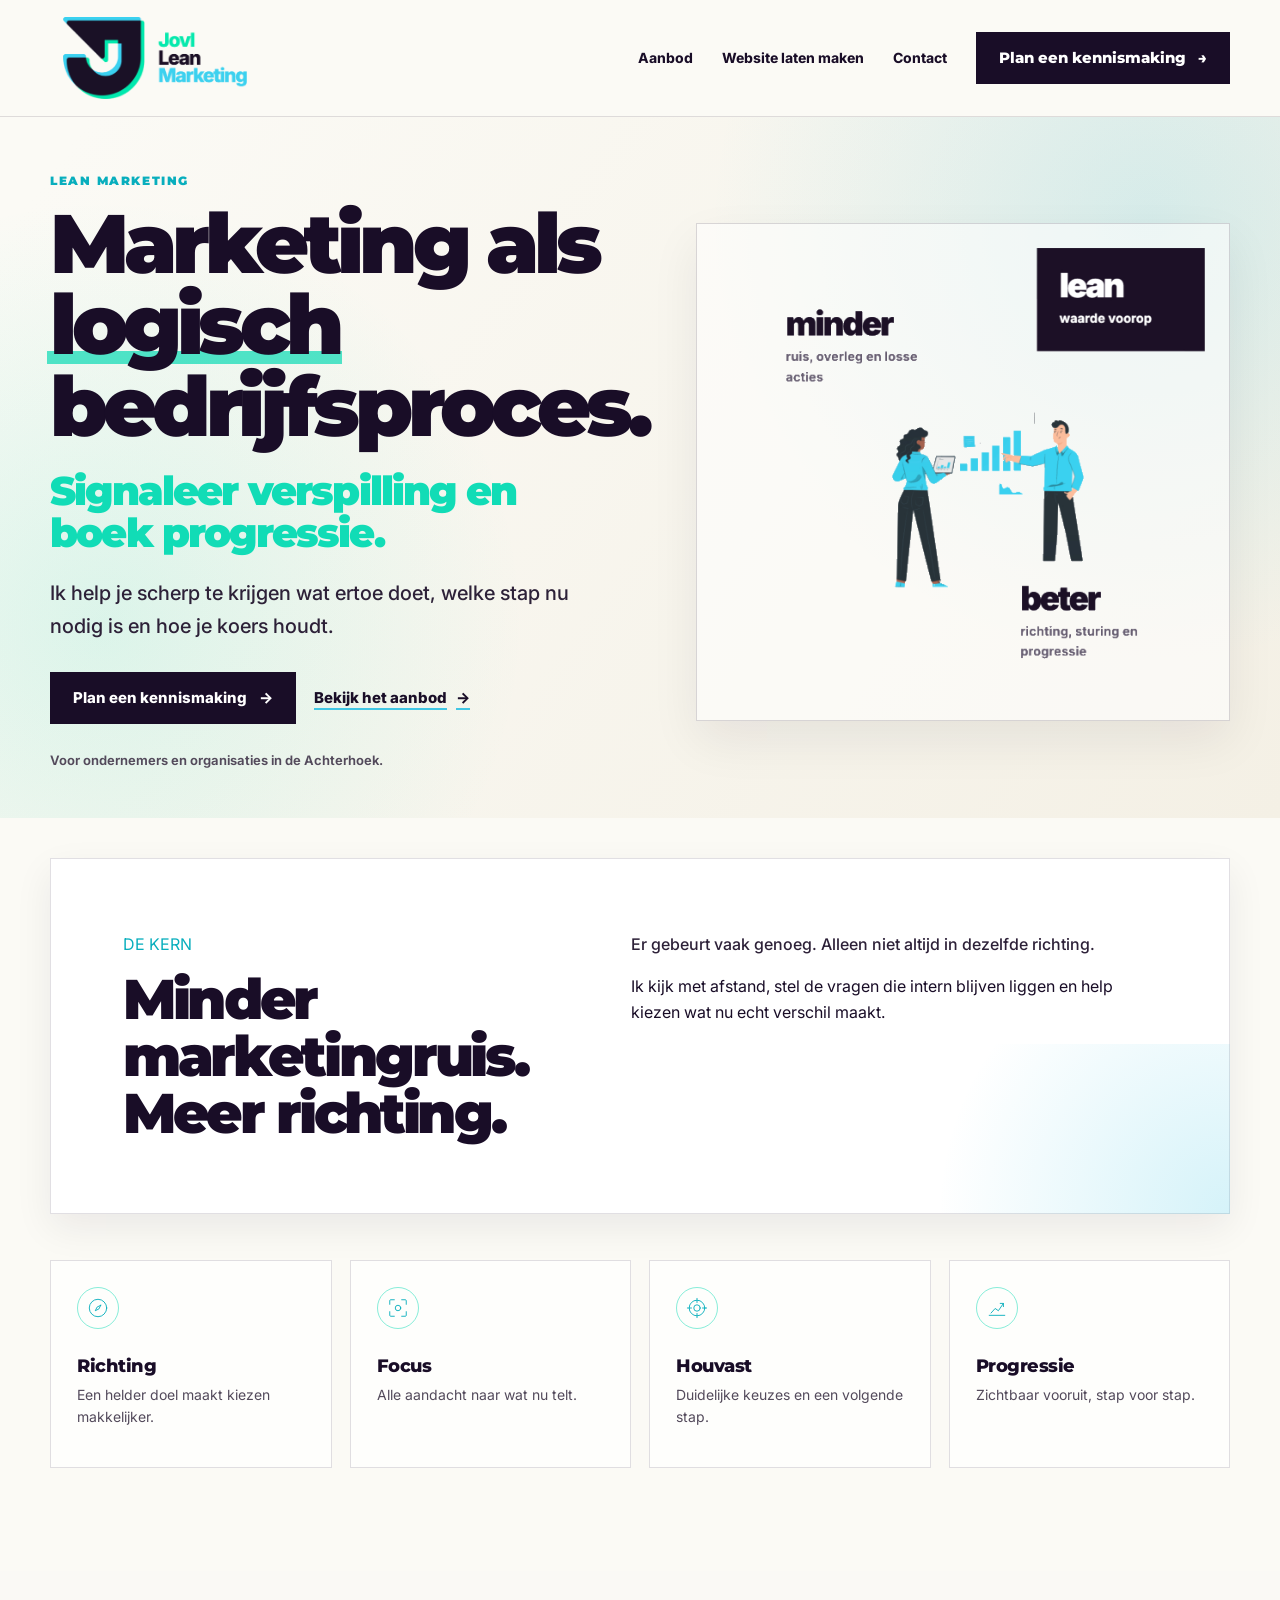
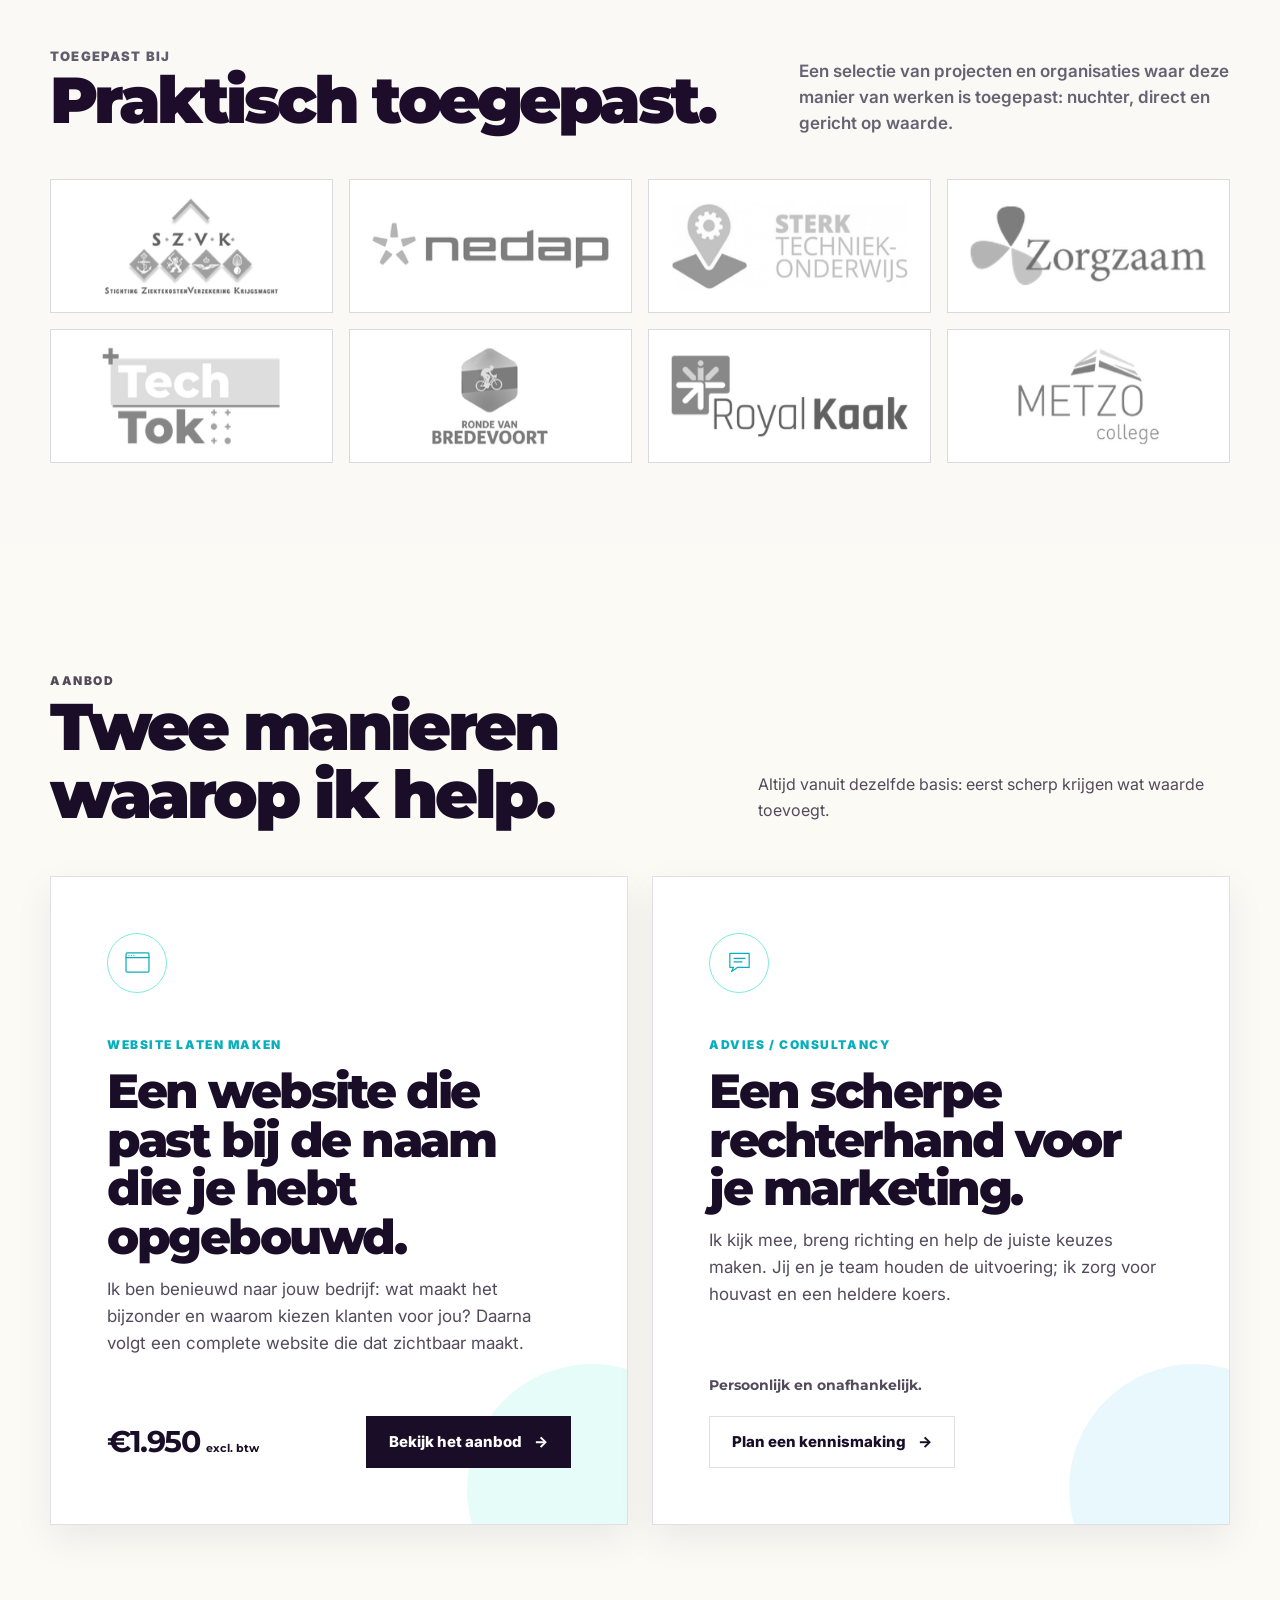
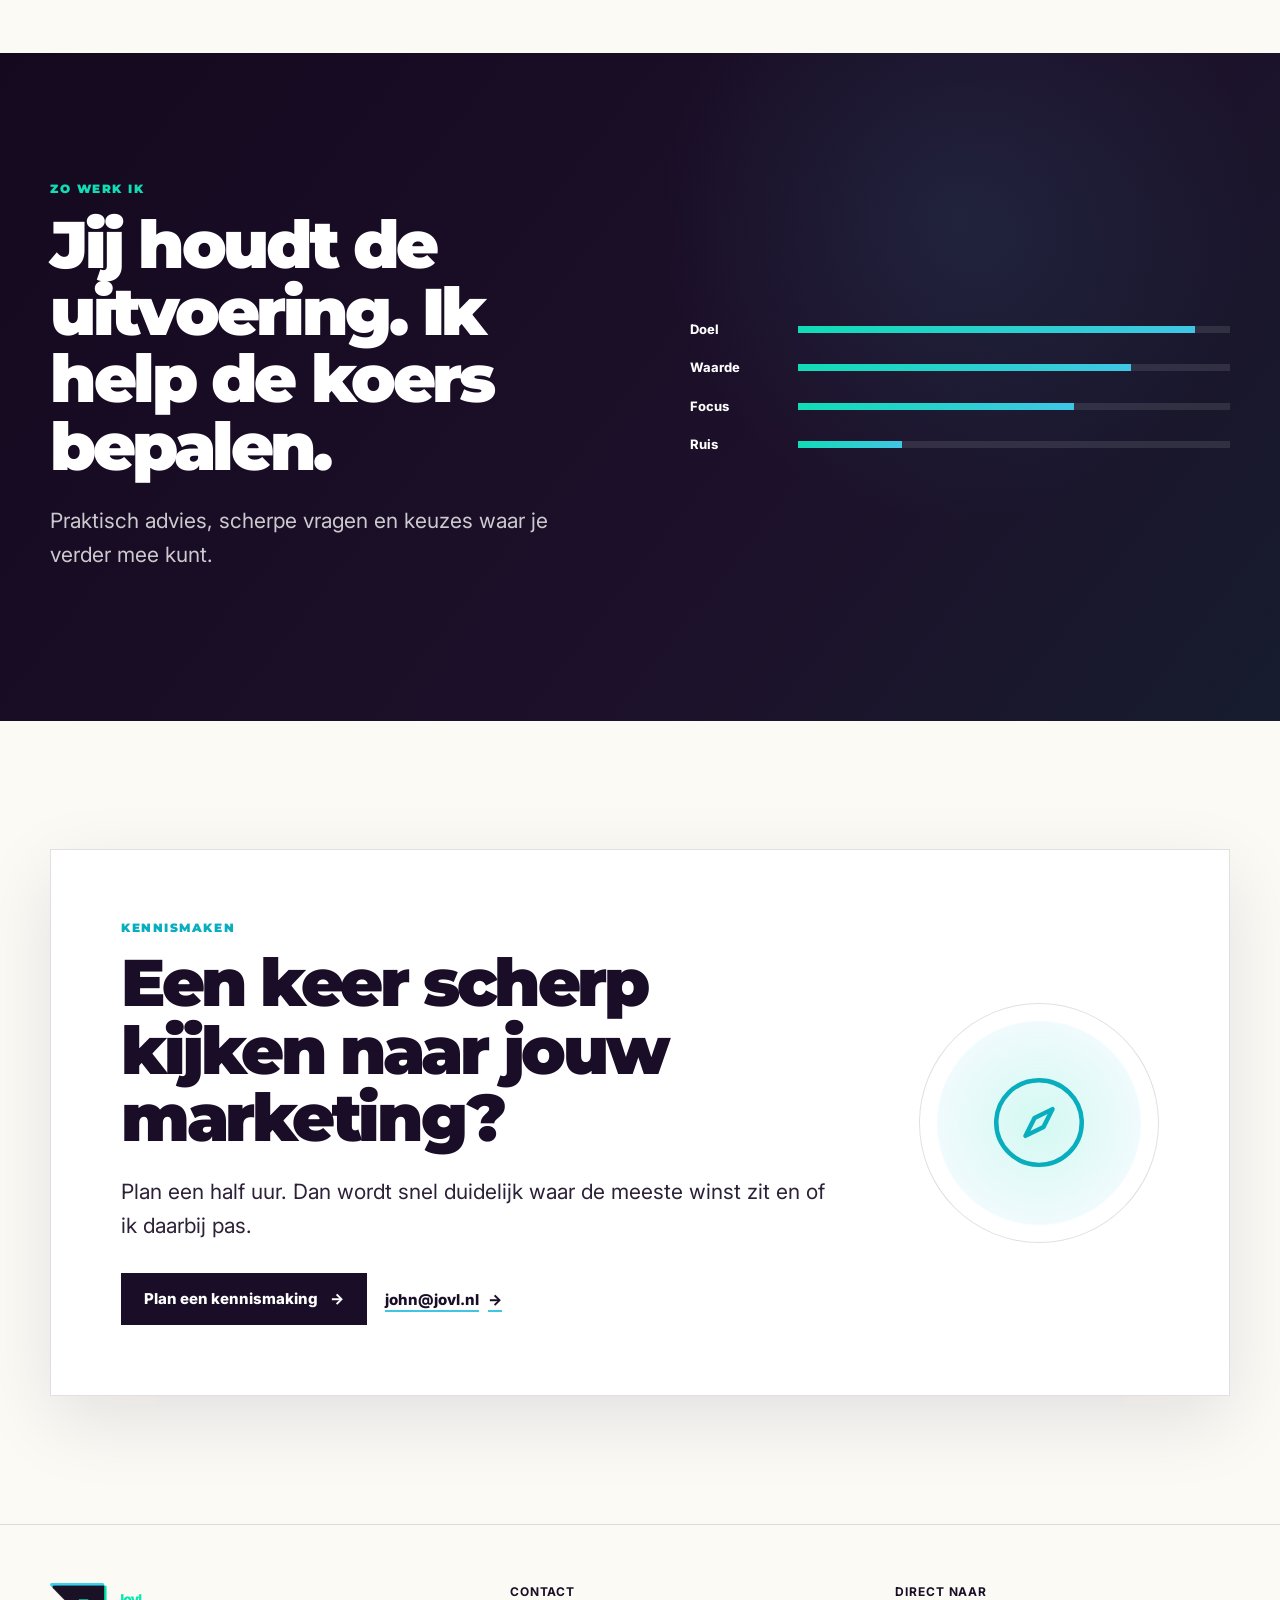
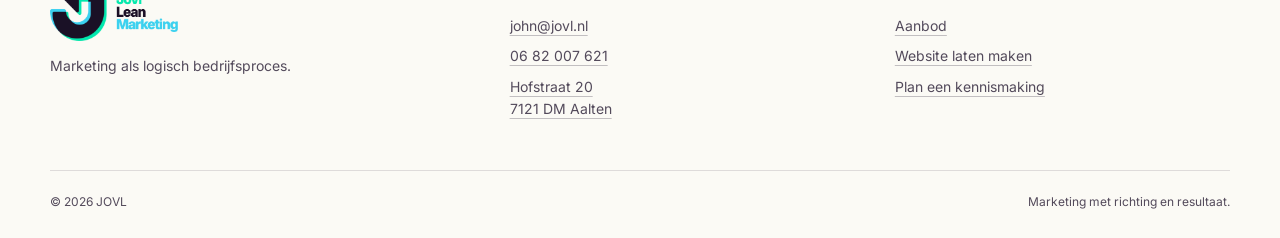
<file: jovl-lean-marketing-standalone/index.html>
<!doctype html>
<html lang="nl">
<head>
  <meta charset="utf-8">
  <meta name="viewport" content="width=device-width, initial-scale=1">
  <title>JOVL — Marketing als logisch bedrijfsproces</title>
  <meta name="description" content="JOVL geeft ondernemers richting en houvast in marketing. Advies, consultancy en websites vanuit de kern van je bedrijf.">
  <link rel="canonical" href="https://jovl.nl/">
  <meta property="og:type" content="website">
  <meta property="og:locale" content="nl_NL">
  <meta property="og:title" content="JOVL — Marketing als logisch bedrijfsproces">
  <meta property="og:description" content="Minder marketingruis. Meer richting. Voor ondernemers die scherper willen kiezen en vooruit willen.">
  <meta property="og:url" content="https://jovl.nl/">
  <link rel="icon" href="/favicon.ico" sizes="any">
  <link rel="icon" type="image/png" sizes="32x32" href="/assets/favicon-32.png">
  <link rel="apple-touch-icon" href="/assets/apple-touch-icon.png">
  <link rel="preconnect" href="https://fonts.googleapis.com">
  <link rel="preconnect" href="https://fonts.gstatic.com" crossorigin>
  <link href="https://fonts.googleapis.com/css2?family=Inter:wght@400;500;600;700;800&family=Montserrat:wght@700;800;900&display=swap" rel="stylesheet">
  <link rel="stylesheet" href="assets/styles-v9.css">
  <script type="application/ld+json">{
    "@context":"https://schema.org","@type":"ProfessionalService","name":"JOVL","url":"https://jovl.nl/","email":"john@jovl.nl","telephone":"+31682007621",
    "address":{"@type":"PostalAddress","streetAddress":"Hofstraat 20","postalCode":"7121 DM","addressLocality":"Aalten","addressCountry":"NL"},"areaServed":"Achterhoek"
  }</script>
</head>
<body>
  <a class="skip-link" href="#main">Ga naar de inhoud</a>

  <header class="site-header">
    <div class="container header-inner">
      <a class="brand" href="/" aria-label="JOVL homepage"><img src="assets/logo-jovl.png" alt="JOVL Lean Marketing"></a>
      <button class="nav-toggle" type="button" aria-label="Menu openen" aria-expanded="false" data-nav-toggle><span></span></button>
      <nav class="main-nav" aria-label="Hoofdnavigatie" data-main-nav>
        <a href="#aanbod">Aanbod</a>
        <a href="/website/">Website laten maken</a>
        <a href="#contact">Contact</a>
        <a class="button" href="https://calendly.com/jovl-lean-marketing/persoonlijk-gesprek" target="_blank" rel="noopener">Plan een kennismaking</a>
      </nav>
    </div>
  </header>

  <main id="main">
    <section class="home-hero">
      <div class="container home-hero__grid">
        <div class="reveal is-visible">
          <p class="eyebrow">Lean marketing</p>
          <h1>Marketing als <span class="headline-mark">logisch</span> bedrijfsproces.</h1>
          <p class="hero-promise">Signaleer verspilling en boek progressie.</p>
          <p class="lead">Ik help je scherp te krijgen wat ertoe doet, welke stap nu nodig is en hoe je koers houdt.</p>
          <div class="actions">
            <a class="button" href="https://calendly.com/jovl-lean-marketing/persoonlijk-gesprek" target="_blank" rel="noopener">Plan een kennismaking</a>
            <a class="text-link text-link--underlined" href="#aanbod">Bekijk het aanbod</a>
          </div>
          <p class="hero-note">Voor ondernemers en organisaties in de Achterhoek.</p>
        </div>
        <div class="legacy-hero-visual reveal reveal-delay-1">
          <img src="assets/hero-minder-lean-beter.png" alt="Minder ruis, lean waarde voorop en beter richting, sturing en progressie">
        </div>
      </div>
    </section>

    <section class="section section--compact home-core-section">
      <div class="container">
        <div class="statement-panel reveal">
          <div><p class="eyebrow">De kern</p><h2>Minder marketingruis. Meer richting.</h2></div>
          <div><p class="lead">Er gebeurt vaak genoeg. Alleen niet altijd in dezelfde richting.</p><p>Ik kijk met afstand, stel de vragen die intern blijven liggen en help kiezen wat nu echt verschil maakt.</p></div>
        </div>
        <div class="value-grid">
          <article class="value-item reveal"><div class="value-icon"><img class="icon" src="assets/icons/compass.svg" alt="" aria-hidden="true"></div><h4>Richting</h4><p>Een helder doel maakt kiezen makkelijker.</p></article>
          <article class="value-item reveal reveal-delay-1"><div class="value-icon"><img class="icon" src="assets/icons/focus.svg" alt="" aria-hidden="true"></div><h4>Focus</h4><p>Alle aandacht naar wat nu telt.</p></article>
          <article class="value-item reveal reveal-delay-2"><div class="value-icon"><img class="icon" src="assets/icons/target.svg" alt="" aria-hidden="true"></div><h4>Houvast</h4><p>Duidelijke keuzes en een volgende stap.</p></article>
          <article class="value-item reveal reveal-delay-3"><div class="value-icon"><img class="icon" src="assets/icons/chart.svg" alt="" aria-hidden="true"></div><h4>Progressie</h4><p>Zichtbaar vooruit, stap voor stap.</p></article>
        </div>
      </div>
    </section>

    <section class="section section--white legacy-logo-section">
      <div class="container">
        <div class="offer-heading legacy-logo-heading reveal"><div><p class="eyebrow">Toegepast bij</p><h2>Praktisch toegepast.</h2></div><p>Een selectie van projecten en organisaties waar deze manier van werken is toegepast: nuchter, direct en gericht op waarde.</p></div>
        <div class="logo-grid" aria-label="Organisaties waar JOVL ervaring heeft opgedaan">
          <a class="logo-tile" href="https://www.szvk.nl/Consumenten" target="_blank" rel="noopener" aria-label="Bezoek SZVK"><img class="logo-color-image" src="assets/logos/color-v9/szvk.png" alt="SZVK"></a>
          <a class="logo-tile" href="https://nedapflux.com/nl/" target="_blank" rel="noopener" aria-label="Bezoek Nedap"><img class="logo-color-image" src="assets/logos/color-v9/nedap.png" alt="Nedap"></a>
          <a class="logo-tile" href="https://www.sterktechniekonderwijs.nl/regio/achterhoek" target="_blank" rel="noopener" aria-label="Bezoek Sterk Techniekonderwijs"><img class="logo-color-image" src="assets/logos/color-v9/sto.png" alt="Sterk Techniekonderwijs"></a>
          <a class="logo-tile" href="https://www.zorgzaam.nl/" target="_blank" rel="noopener" aria-label="Bezoek Zorgzaam"><img class="logo-color-image" src="assets/logos/color-v9/zorgzaam.png" alt="Zorgzaam"></a>
          <a class="logo-tile" href="https://www.tech-tok.nl/" target="_blank" rel="noopener" aria-label="Bezoek Tech-Tok"><img class="logo-color-image" src="assets/logos/color-v9/tech-tok.png" alt="Tech-Tok"></a>
          <a class="logo-tile" href="https://www.rondevanbredevoort.nl/" target="_blank" rel="noopener" aria-label="Bezoek Ronde van Bredevoort"><img class="logo-color-image" src="assets/logos/color-v9/ronde.png" alt="Ronde van Bredevoort"></a>
          <a class="logo-tile" href="https://kaak.com/royal-kaak/" target="_blank" rel="noopener" aria-label="Bezoek Royal Kaak"><img class="logo-color-image" src="assets/logos/color-v9/royal-kaak.png" alt="Royal Kaak"></a>
          <a class="logo-tile" href="https://www.open-dag-metzo.nl/" target="_blank" rel="noopener" aria-label="Bezoek Metzo College"><img class="logo-color-image" src="assets/logos/color-v9/metzo.png" alt="Metzo College"></a>
        </div>
      </div>
    </section>

    <section class="section" id="aanbod">
      <div class="container">
        <div class="offer-heading reveal"><div><p class="eyebrow">Aanbod</p><h2>Twee manieren waarop ik help.</h2></div><p>Altijd vanuit dezelfde basis: eerst scherp krijgen wat waarde toevoegt.</p></div>
        <div class="service-grid">
          <article class="service-card service-card--website reveal">
            <div class="service-card__icon"><img class="icon" src="assets/icons/browser.svg" alt="" aria-hidden="true"></div>
            <p class="eyebrow">Website laten maken</p>
            <h3>Een website die past bij de naam die je hebt opgebouwd.</h3>
            <p>Ik ben benieuwd naar jouw bedrijf: wat maakt het bijzonder en waarom kiezen klanten voor jou? Daarna volgt een complete website die dat zichtbaar maakt.</p>
            <div class="service-card__bottom"><strong>€1.950 <small>excl. btw</small></strong><a class="button" href="/website/">Bekijk het aanbod</a></div>
          </article>
          <article class="service-card service-card--advice reveal reveal-delay-1">
            <div class="service-card__icon"><img class="icon" src="assets/icons/chat.svg" alt="" aria-hidden="true"></div>
            <p class="eyebrow">Advies / consultancy</p>
            <h3>Een scherpe rechterhand voor je marketing.</h3>
            <p>Ik kijk mee, breng richting en help de juiste keuzes maken. Jij en je team houden de uitvoering; ik zorg voor houvast en een heldere koers.</p>
            <div class="service-card__bottom"><span>Persoonlijk en onafhankelijk.</span><a class="button button--ghost" href="https://calendly.com/jovl-lean-marketing/persoonlijk-gesprek" target="_blank" rel="noopener">Plan een kennismaking</a></div>
          </article>
        </div>
      </div>
    </section>

    <section class="section section--dark">
      <div class="container dark-message">
        <div class="reveal"><p class="eyebrow">Zo werk ik</p><h2>Jij houdt de uitvoering. Ik help de koers bepalen.</h2><p class="lead">Praktisch advies, scherpe vragen en keuzes waar je verder mee kunt.</p></div>
        <div class="signal-bars reveal reveal-delay-1" aria-label="De nadruk in de JOVL-aanpak"><div class="signal-row"><span>Doel</span><div class="signal-track"><div class="signal-fill"></div></div></div><div class="signal-row"><span>Waarde</span><div class="signal-track"><div class="signal-fill"></div></div></div><div class="signal-row"><span>Focus</span><div class="signal-track"><div class="signal-fill"></div></div></div><div class="signal-row"><span>Ruis</span><div class="signal-track"><div class="signal-fill"></div></div></div></div>
      </div>
    </section>

    <section class="section" id="contact">
      <div class="container">
        <article class="contact-card contact-card--simple reveal">
          <div><p class="eyebrow">Kennismaken</p><h2>Een keer scherp kijken naar jouw marketing?</h2><p class="lead">Plan een half uur. Dan wordt snel duidelijk waar de meeste winst zit en of ik daarbij pas.</p><div class="actions"><a class="button" href="https://calendly.com/jovl-lean-marketing/persoonlijk-gesprek" target="_blank" rel="noopener">Plan een kennismaking</a><a class="text-link text-link--underlined" href="mailto:john@jovl.nl">john@jovl.nl</a></div></div>
          <div class="contact-symbol" aria-hidden="true"><img class="icon" src="assets/icons/compass.svg" alt="" aria-hidden="true"></div>
        </article>
      </div>
    </section>
  </main>

  <footer class="site-footer">
    <div class="container footer-grid">
      <div class="footer-brand"><img src="assets/logo-jovl.png" alt="JOVL Lean Marketing"><p>Marketing als logisch bedrijfsproces.</p></div>
      <div class="footer-col"><strong>Contact</strong><a href="mailto:john@jovl.nl">john@jovl.nl</a><a href="tel:+31682007621">06 82 007 621</a><a href="https://www.google.com/maps/search/?api=1&amp;query=Hofstraat+20+7121+DM+Aalten" target="_blank" rel="noopener">Hofstraat 20<br>7121 DM Aalten</a></div>
      <div class="footer-col"><strong>Direct naar</strong><a href="#aanbod">Aanbod</a><a href="/website/">Website laten maken</a><a href="https://calendly.com/jovl-lean-marketing/persoonlijk-gesprek" target="_blank" rel="noopener">Plan een kennismaking</a></div>
    </div>
    <div class="container footer-bottom"><span>© <span data-year>2026</span> JOVL</span><span>Marketing met richting en resultaat.</span></div>
  </footer>
  <script src="assets/site.js" defer></script>
</body>
</html>
</file>
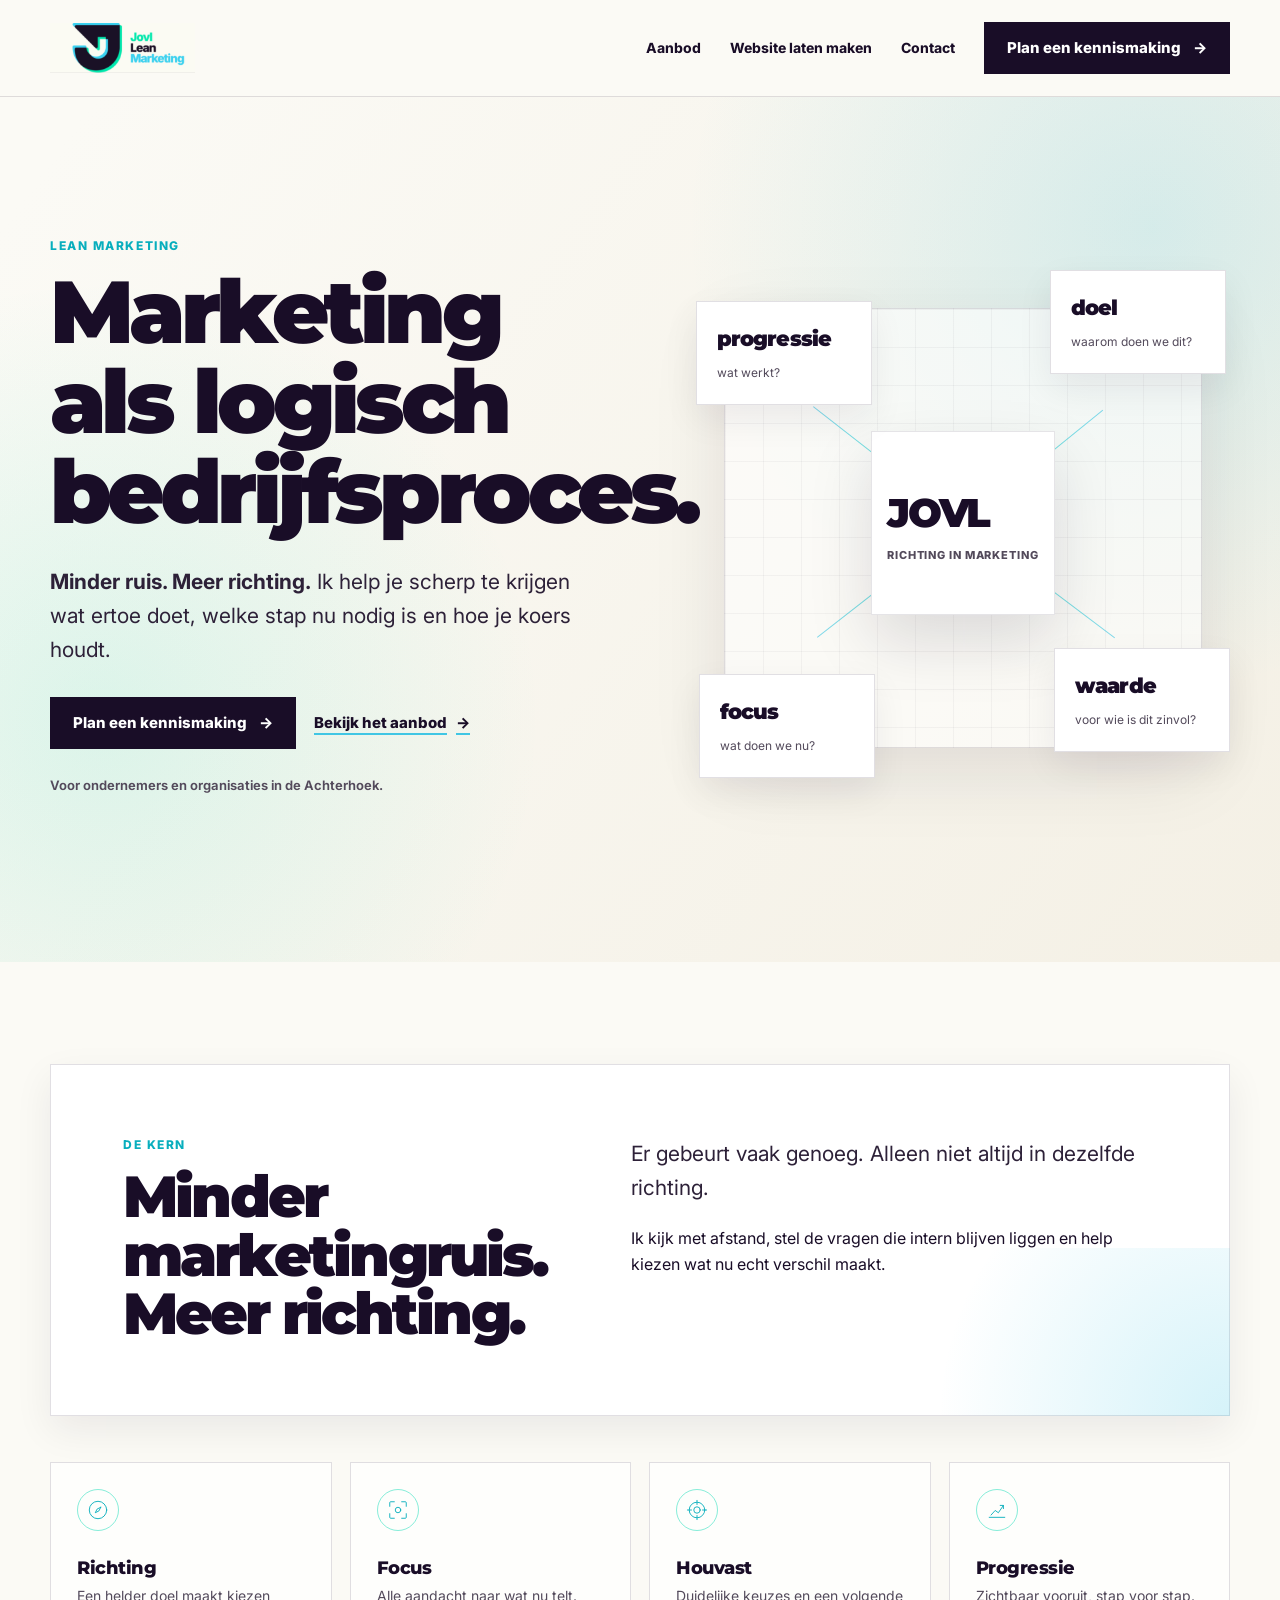
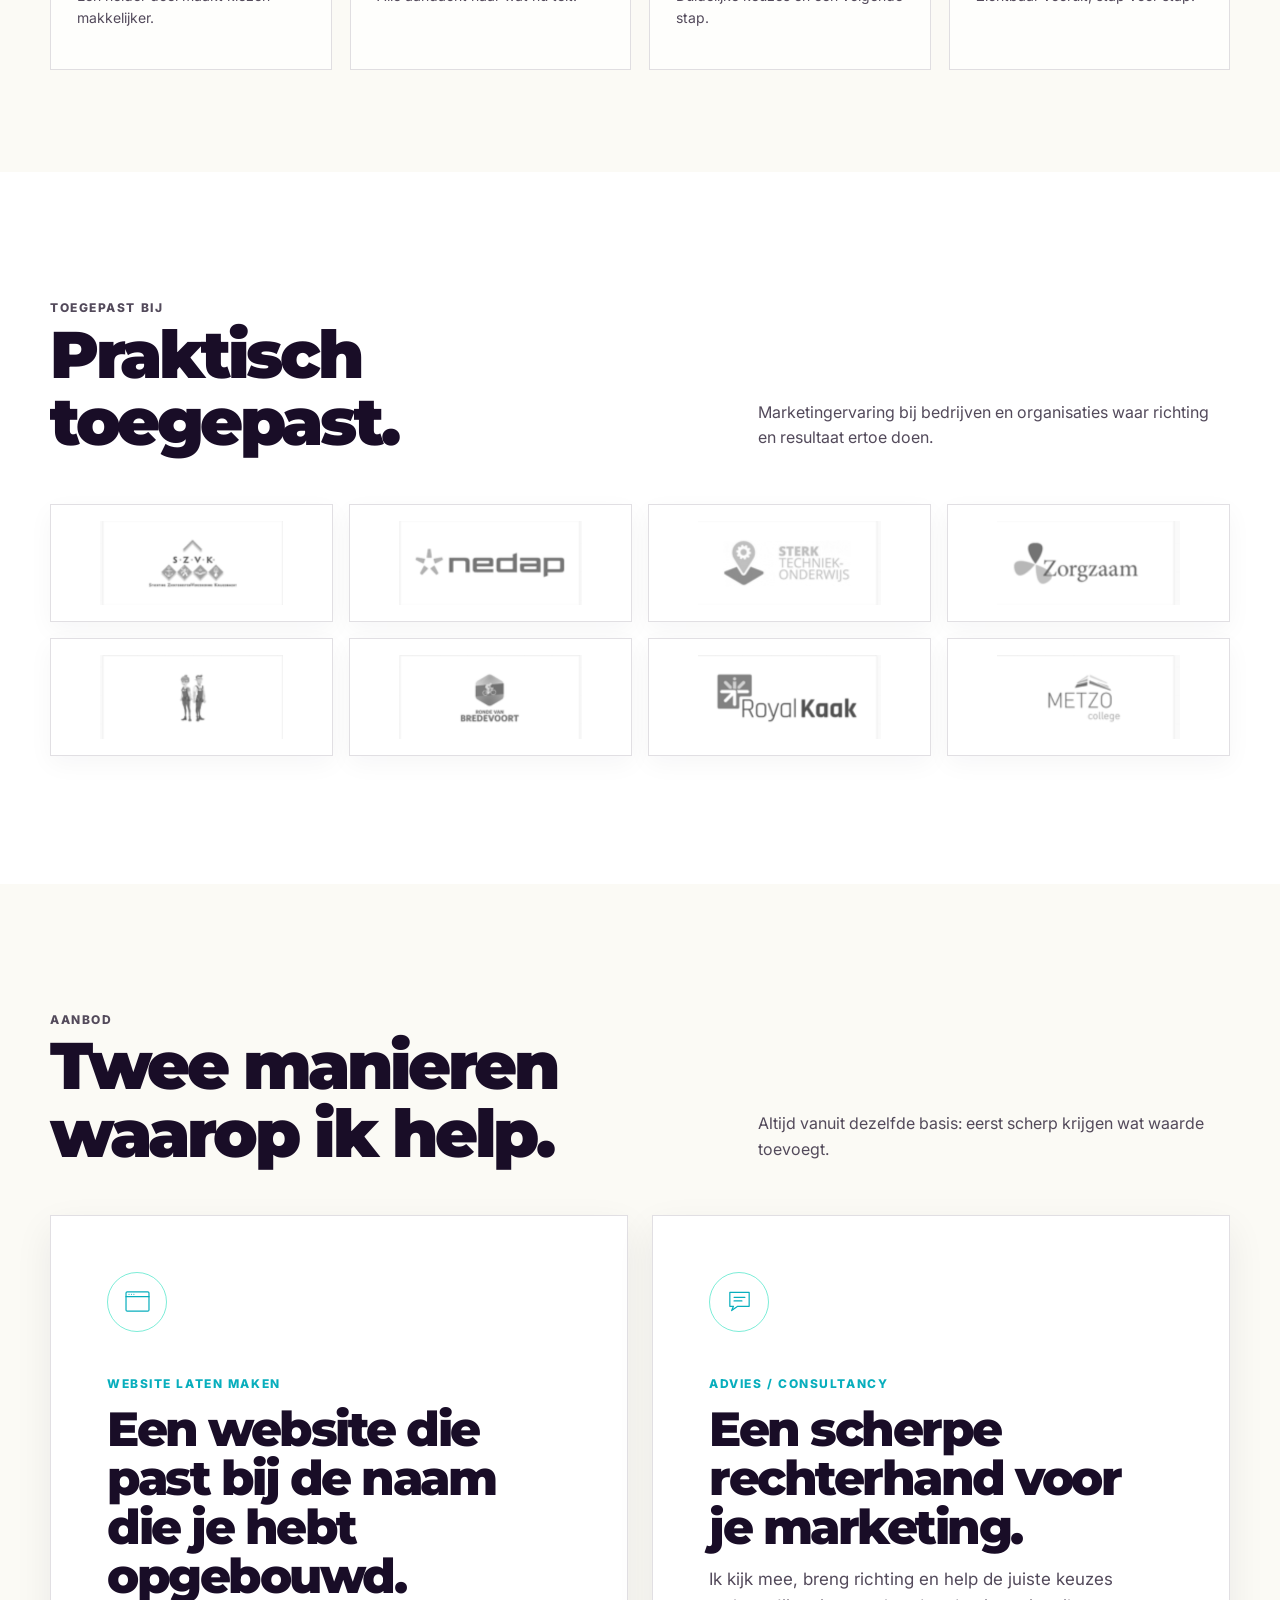
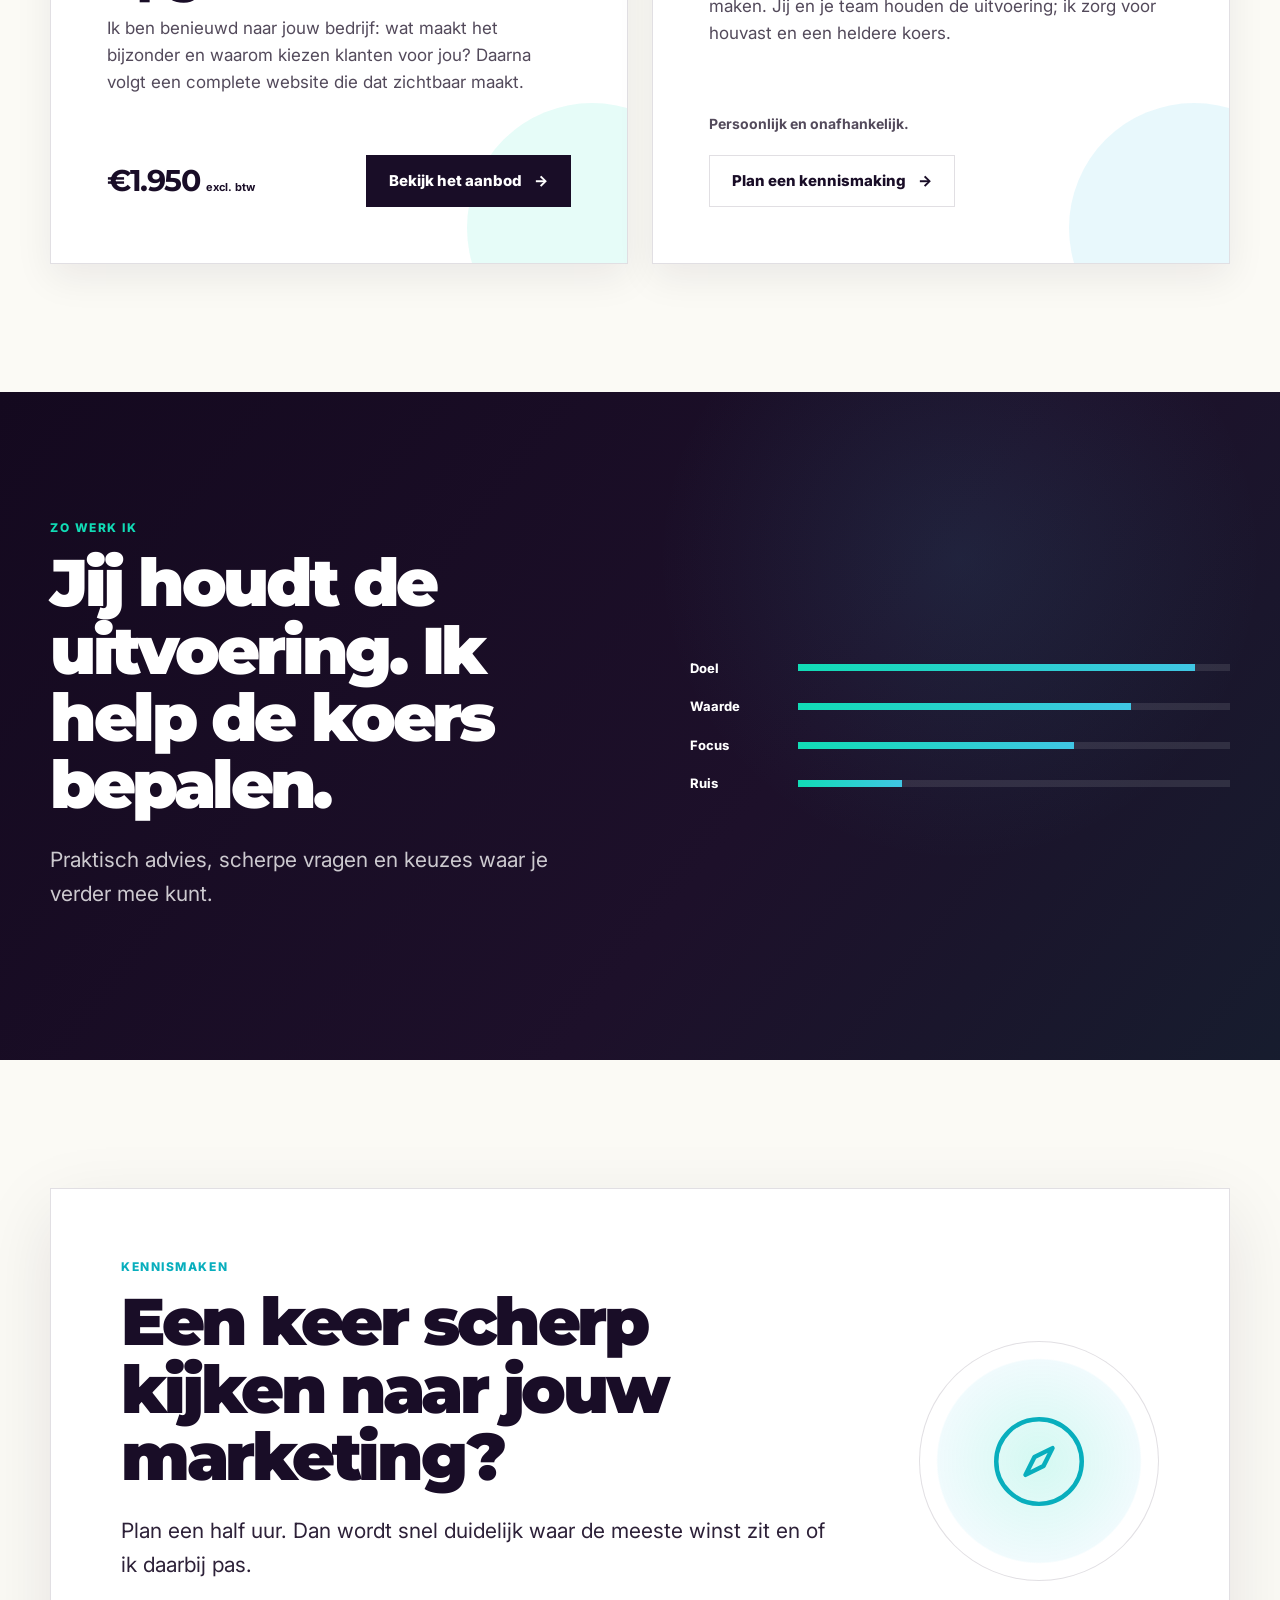
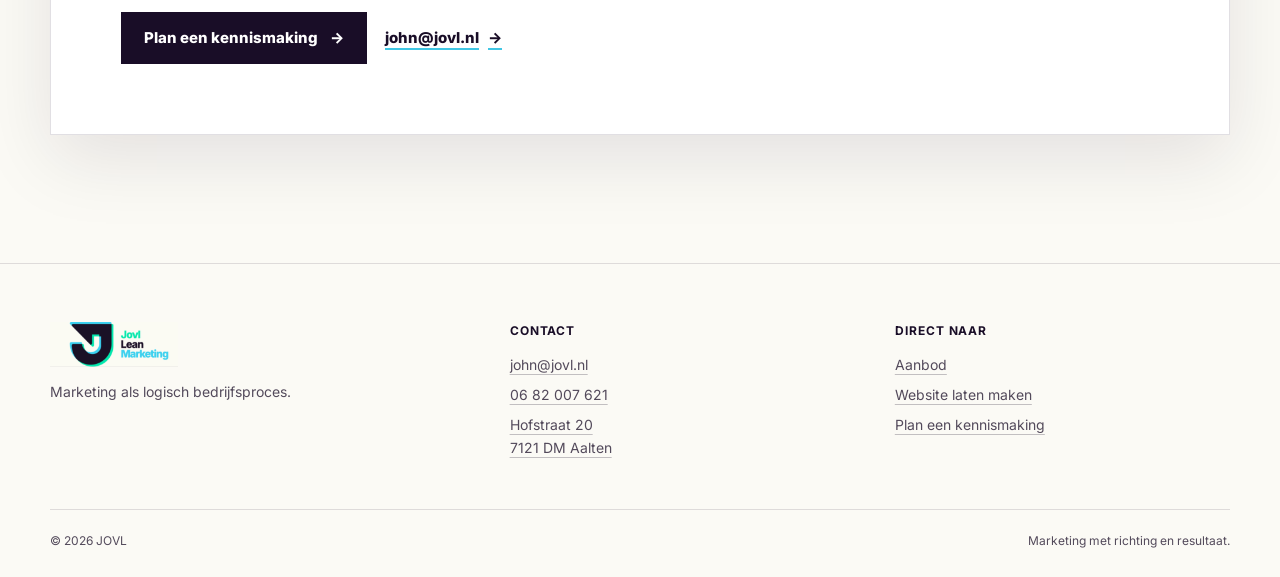
<file: jovl-site-update-final/index.html>
<!doctype html>
<html lang="nl">
<head>
  <meta charset="utf-8">
  <meta name="viewport" content="width=device-width, initial-scale=1">
  <title>JOVL — Marketing als logisch bedrijfsproces</title>
  <meta name="description" content="JOVL geeft ondernemers richting en houvast in marketing. Advies, consultancy en websites vanuit de kern van je bedrijf.">
  <link rel="canonical" href="https://jovl.nl/">
  <meta property="og:type" content="website">
  <meta property="og:locale" content="nl_NL">
  <meta property="og:title" content="JOVL — Marketing als logisch bedrijfsproces">
  <meta property="og:description" content="Minder marketingruis. Meer richting. Voor ondernemers die scherper willen kiezen en vooruit willen.">
  <meta property="og:url" content="https://jovl.nl/">
  <link rel="icon" href="assets/logo-jovl.png">
  <link rel="preconnect" href="https://fonts.googleapis.com">
  <link rel="preconnect" href="https://fonts.gstatic.com" crossorigin>
  <link href="https://fonts.googleapis.com/css2?family=Inter:wght@400;500;600;700;800&family=Montserrat:wght@600;700;800;900&display=swap" rel="stylesheet">
  <link rel="stylesheet" href="assets/styles.css">
  <script type="application/ld+json">{
    "@context":"https://schema.org","@type":"ProfessionalService","name":"JOVL","url":"https://jovl.nl/","email":"john@jovl.nl","telephone":"+31682007621",
    "address":{"@type":"PostalAddress","streetAddress":"Hofstraat 20","postalCode":"7121 DM","addressLocality":"Aalten","addressCountry":"NL"},"areaServed":"Achterhoek"
  }</script>
</head>
<body>
  <a class="skip-link" href="#main">Ga naar de inhoud</a>

  <header class="site-header">
    <div class="container header-inner">
      <a class="brand" href="/" aria-label="JOVL homepage"><img src="assets/logo-jovl.png" alt="JOVL Lean Marketing"></a>
      <button class="nav-toggle" type="button" aria-label="Menu openen" aria-expanded="false" data-nav-toggle><span></span></button>
      <nav class="main-nav" aria-label="Hoofdnavigatie" data-main-nav>
        <a href="#aanbod">Aanbod</a>
        <a href="/website/">Website laten maken</a>
        <a href="#contact">Contact</a>
        <a class="button" href="https://calendly.com/jovl-lean-marketing/persoonlijk-gesprek" target="_blank" rel="noopener">Plan een kennismaking</a>
      </nav>
    </div>
  </header>

  <main id="main">
    <section class="home-hero">
      <div class="container home-hero__grid">
        <div class="reveal is-visible">
          <p class="eyebrow">Lean marketing</p>
          <h1>Marketing als logisch bedrijfsproces.</h1>
          <p class="lead"><strong>Minder ruis. Meer richting.</strong> Ik help je scherp te krijgen wat ertoe doet, welke stap nu nodig is en hoe je koers houdt.</p>
          <div class="actions">
            <a class="button" href="https://calendly.com/jovl-lean-marketing/persoonlijk-gesprek" target="_blank" rel="noopener">Plan een kennismaking</a>
            <a class="text-link text-link--underlined" href="#aanbod">Bekijk het aanbod</a>
          </div>
          <p class="hero-note">Voor ondernemers en organisaties in de Achterhoek.</p>
        </div>
        <div class="strategy-orbit reveal reveal-delay-1" aria-label="Van doel en waarde naar flow en progressie">
          <div class="orbit-canvas"></div><span class="orbit-line orbit-line--1"></span><span class="orbit-line orbit-line--2"></span><span class="orbit-line orbit-line--3"></span><span class="orbit-line orbit-line--4"></span>
          <div class="orbit-center"><div><strong>JOVL</strong><span>richting in marketing</span></div></div>
          <div class="orbit-card orbit-card--1"><strong>doel</strong><span>waarom doen we dit?</span></div>
          <div class="orbit-card orbit-card--2"><strong>waarde</strong><span>voor wie is dit zinvol?</span></div>
          <div class="orbit-card orbit-card--3"><strong>focus</strong><span>wat doen we nu?</span></div>
          <div class="orbit-card orbit-card--4"><strong>progressie</strong><span>wat werkt?</span></div>
        </div>
      </div>
    </section>

    <section class="section section--compact">
      <div class="container">
        <div class="statement-panel reveal">
          <div><p class="eyebrow">De kern</p><h2>Minder marketingruis. Meer richting.</h2></div>
          <div><p class="lead">Er gebeurt vaak genoeg. Alleen niet altijd in dezelfde richting.</p><p>Ik kijk met afstand, stel de vragen die intern blijven liggen en help kiezen wat nu echt verschil maakt.</p></div>
        </div>
        <div class="value-grid">
          <article class="value-item reveal"><div class="value-icon"><img class="icon" src="assets/icons/compass.svg" alt="" aria-hidden="true"></div><h4>Richting</h4><p>Een helder doel maakt kiezen makkelijker.</p></article>
          <article class="value-item reveal reveal-delay-1"><div class="value-icon"><img class="icon" src="assets/icons/focus.svg" alt="" aria-hidden="true"></div><h4>Focus</h4><p>Alle aandacht naar wat nu telt.</p></article>
          <article class="value-item reveal reveal-delay-2"><div class="value-icon"><img class="icon" src="assets/icons/target.svg" alt="" aria-hidden="true"></div><h4>Houvast</h4><p>Duidelijke keuzes en een volgende stap.</p></article>
          <article class="value-item reveal reveal-delay-3"><div class="value-icon"><img class="icon" src="assets/icons/chart.svg" alt="" aria-hidden="true"></div><h4>Progressie</h4><p>Zichtbaar vooruit, stap voor stap.</p></article>
        </div>
      </div>
    </section>

    <section class="section section--white">
      <div class="container">
        <div class="offer-heading reveal"><div><p class="eyebrow">Toegepast bij</p><h2>Praktisch toegepast.</h2></div><p>Marketingervaring bij bedrijven en organisaties waar richting en resultaat ertoe doen.</p></div>
        <div class="logo-grid" aria-label="Organisaties waar JOVL ervaring heeft opgedaan">
          <div class="logo-tile"><img src="assets/logos/szvk.png" alt="SZVK"></div><div class="logo-tile"><img src="assets/logos/nedap.png" alt="Nedap"></div><div class="logo-tile"><img src="assets/logos/sto.png" alt="Sterk Techniekonderwijs"></div><div class="logo-tile"><img src="assets/logos/zorgzaam.png" alt="Zorgzaam"></div>
          <div class="logo-tile"><img src="assets/logos/tech-tok.png" alt="Tech-Tok"></div><div class="logo-tile"><img src="assets/logos/ronde.png" alt="Ronde van Bredevoort"></div><div class="logo-tile"><img src="assets/logos/royal-kaak.png" alt="Royal Kaak"></div><div class="logo-tile"><img src="assets/logos/metzo.png" alt="Metzo College"></div>
        </div>
      </div>
    </section>

    <section class="section" id="aanbod">
      <div class="container">
        <div class="offer-heading reveal"><div><p class="eyebrow">Aanbod</p><h2>Twee manieren waarop ik help.</h2></div><p>Altijd vanuit dezelfde basis: eerst scherp krijgen wat waarde toevoegt.</p></div>
        <div class="service-grid">
          <article class="service-card service-card--website reveal">
            <div class="service-card__icon"><img class="icon" src="assets/icons/browser.svg" alt="" aria-hidden="true"></div>
            <p class="eyebrow">Website laten maken</p>
            <h3>Een website die past bij de naam die je hebt opgebouwd.</h3>
            <p>Ik ben benieuwd naar jouw bedrijf: wat maakt het bijzonder en waarom kiezen klanten voor jou? Daarna volgt een complete website die dat zichtbaar maakt.</p>
            <div class="service-card__bottom"><strong>€1.950 <small>excl. btw</small></strong><a class="button" href="/website/">Bekijk het aanbod</a></div>
          </article>
          <article class="service-card service-card--advice reveal reveal-delay-1">
            <div class="service-card__icon"><img class="icon" src="assets/icons/chat.svg" alt="" aria-hidden="true"></div>
            <p class="eyebrow">Advies / consultancy</p>
            <h3>Een scherpe rechterhand voor je marketing.</h3>
            <p>Ik kijk mee, breng richting en help de juiste keuzes maken. Jij en je team houden de uitvoering; ik zorg voor houvast en een heldere koers.</p>
            <div class="service-card__bottom"><span>Persoonlijk en onafhankelijk.</span><a class="button button--ghost" href="https://calendly.com/jovl-lean-marketing/persoonlijk-gesprek" target="_blank" rel="noopener">Plan een kennismaking</a></div>
          </article>
        </div>
      </div>
    </section>

    <section class="section section--dark">
      <div class="container dark-message">
        <div class="reveal"><p class="eyebrow">Zo werk ik</p><h2>Jij houdt de uitvoering. Ik help de koers bepalen.</h2><p class="lead">Praktisch advies, scherpe vragen en keuzes waar je verder mee kunt.</p></div>
        <div class="signal-bars reveal reveal-delay-1" aria-label="De nadruk in de JOVL-aanpak"><div class="signal-row"><span>Doel</span><div class="signal-track"><div class="signal-fill"></div></div></div><div class="signal-row"><span>Waarde</span><div class="signal-track"><div class="signal-fill"></div></div></div><div class="signal-row"><span>Focus</span><div class="signal-track"><div class="signal-fill"></div></div></div><div class="signal-row"><span>Ruis</span><div class="signal-track"><div class="signal-fill"></div></div></div></div>
      </div>
    </section>

    <section class="section" id="contact">
      <div class="container">
        <article class="contact-card contact-card--simple reveal">
          <div><p class="eyebrow">Kennismaken</p><h2>Een keer scherp kijken naar jouw marketing?</h2><p class="lead">Plan een half uur. Dan wordt snel duidelijk waar de meeste winst zit en of ik daarbij pas.</p><div class="actions"><a class="button" href="https://calendly.com/jovl-lean-marketing/persoonlijk-gesprek" target="_blank" rel="noopener">Plan een kennismaking</a><a class="text-link text-link--underlined" href="mailto:john@jovl.nl">john@jovl.nl</a></div></div>
          <div class="contact-symbol" aria-hidden="true"><img class="icon" src="assets/icons/compass.svg" alt="" aria-hidden="true"></div>
        </article>
      </div>
    </section>
  </main>

  <footer class="site-footer">
    <div class="container footer-grid">
      <div class="footer-brand"><img src="assets/logo-jovl.png" alt="JOVL Lean Marketing"><p>Marketing als logisch bedrijfsproces.</p></div>
      <div class="footer-col"><strong>Contact</strong><a href="mailto:john@jovl.nl">john@jovl.nl</a><a href="tel:+31682007621">06 82 007 621</a><a href="https://www.google.com/maps/search/?api=1&amp;query=Hofstraat+20+7121+DM+Aalten" target="_blank" rel="noopener">Hofstraat 20<br>7121 DM Aalten</a></div>
      <div class="footer-col"><strong>Direct naar</strong><a href="#aanbod">Aanbod</a><a href="/website/">Website laten maken</a><a href="https://calendly.com/jovl-lean-marketing/persoonlijk-gesprek" target="_blank" rel="noopener">Plan een kennismaking</a></div>
    </div>
    <div class="container footer-bottom"><span>© <span data-year>2026</span> JOVL</span><span>Marketing met richting en resultaat.</span></div>
  </footer>
  <script src="assets/site.js" defer></script>
</body>
</html>
</file>
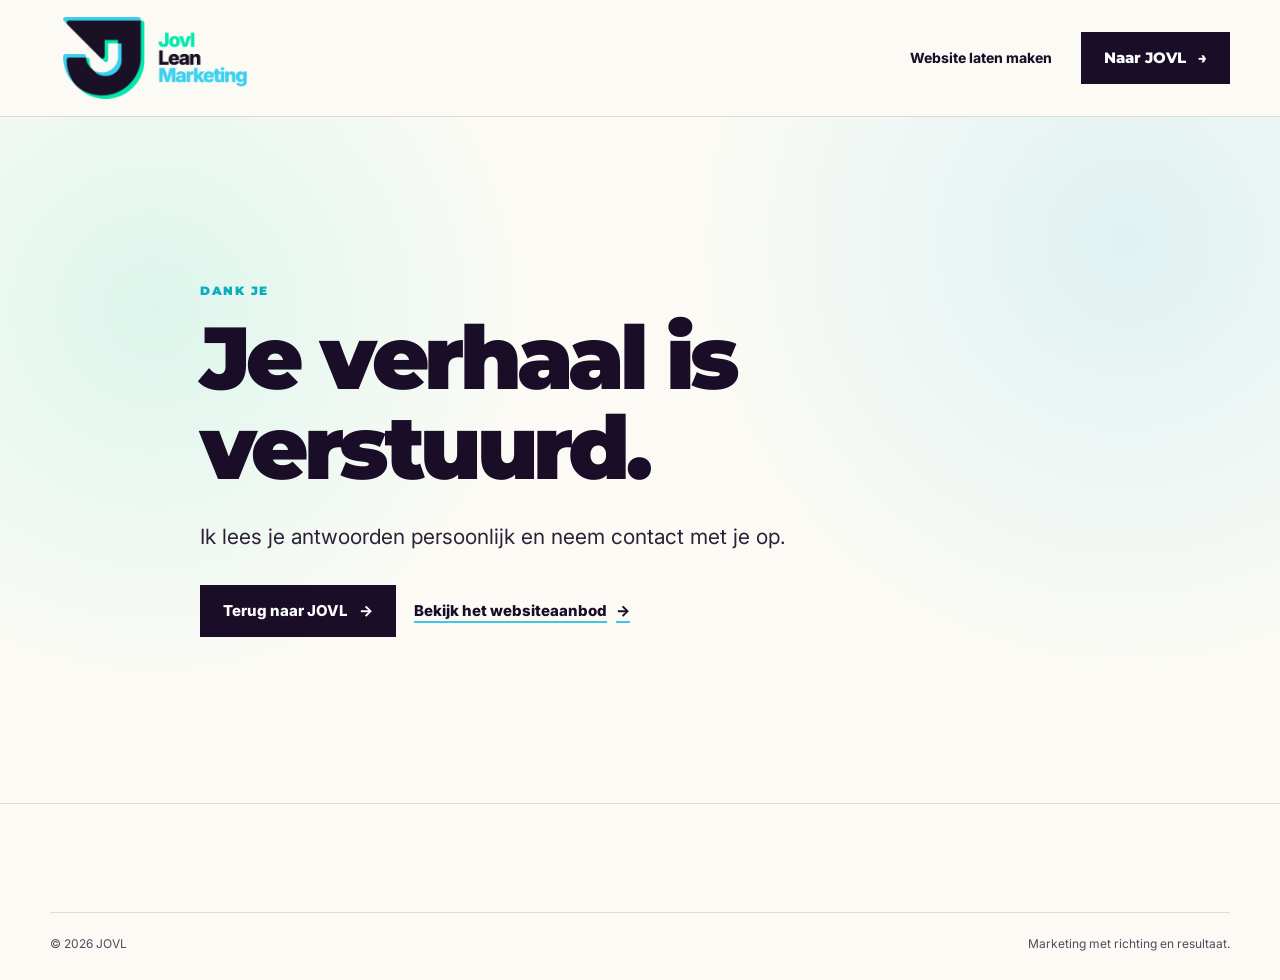
<file: jovl-lean-marketing-standalone/bedankt/index.html>
<!doctype html>
<html lang="nl">
<head>
  <meta charset="utf-8">
  <meta name="viewport" content="width=device-width, initial-scale=1">
  <meta name="robots" content="noindex, nofollow">
  <title>Bedankt voor je verhaal | JOVL</title>
  <link rel="icon" href="/favicon.ico" sizes="any">
  <link rel="icon" type="image/png" sizes="32x32" href="/assets/favicon-32.png">
  <link rel="preconnect" href="https://fonts.googleapis.com">
  <link rel="preconnect" href="https://fonts.gstatic.com" crossorigin>
  <link href="https://fonts.googleapis.com/css2?family=Inter:wght@400;500;600;700;800&family=Montserrat:wght@700;800;900&display=swap" rel="stylesheet">
  <link rel="stylesheet" href="../assets/styles.css">
</head>
<body class="thanks-page">
  <header class="site-header">
    <div class="container header-inner">
      <a class="brand" href="/" aria-label="JOVL homepage"><img src="../assets/logo-jovl.png" alt="JOVL Lean Marketing"></a>
      <nav class="main-nav" aria-label="Hoofdnavigatie"><a href="/website/">Website laten maken</a><a class="button" href="/">Naar JOVL</a></nav>
    </div>
  </header>
  <main id="main">
    <section class="thanks-hero">
      <div class="container--narrow">
        <p class="eyebrow">Dank je</p>
        <h1>Je verhaal is verstuurd.</h1>
        <p class="lead">Ik lees je antwoorden persoonlijk en neem contact met je op.</p>
        <div class="actions"><a class="button" href="/">Terug naar JOVL</a><a class="text-link text-link--underlined" href="/website/">Bekijk het websiteaanbod</a></div>
      </div>
    </section>
  </main>
  <footer class="site-footer"><div class="container footer-bottom"><span>© <span data-year>2026</span> JOVL</span><span>Marketing met richting en resultaat.</span></div></footer>
  <script src="../assets/site.js" defer></script>
</body>
</html>
</file>
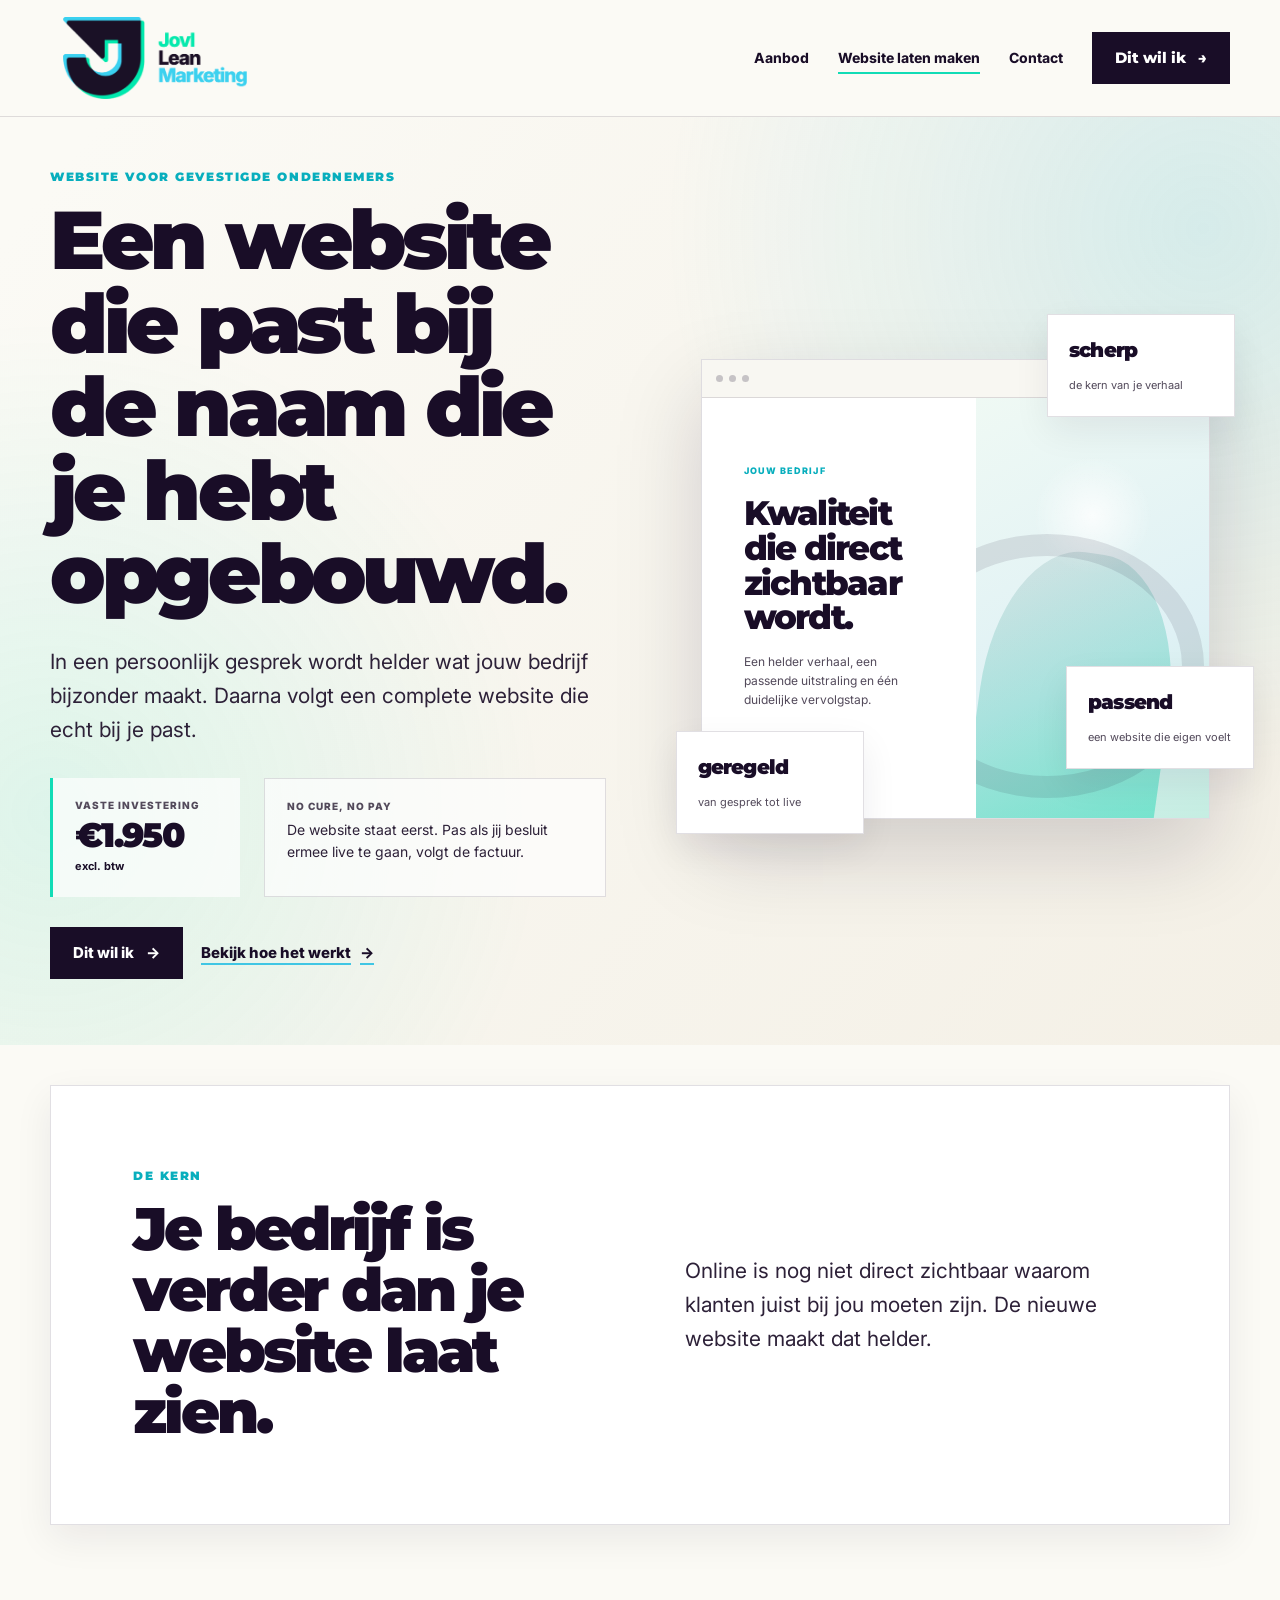
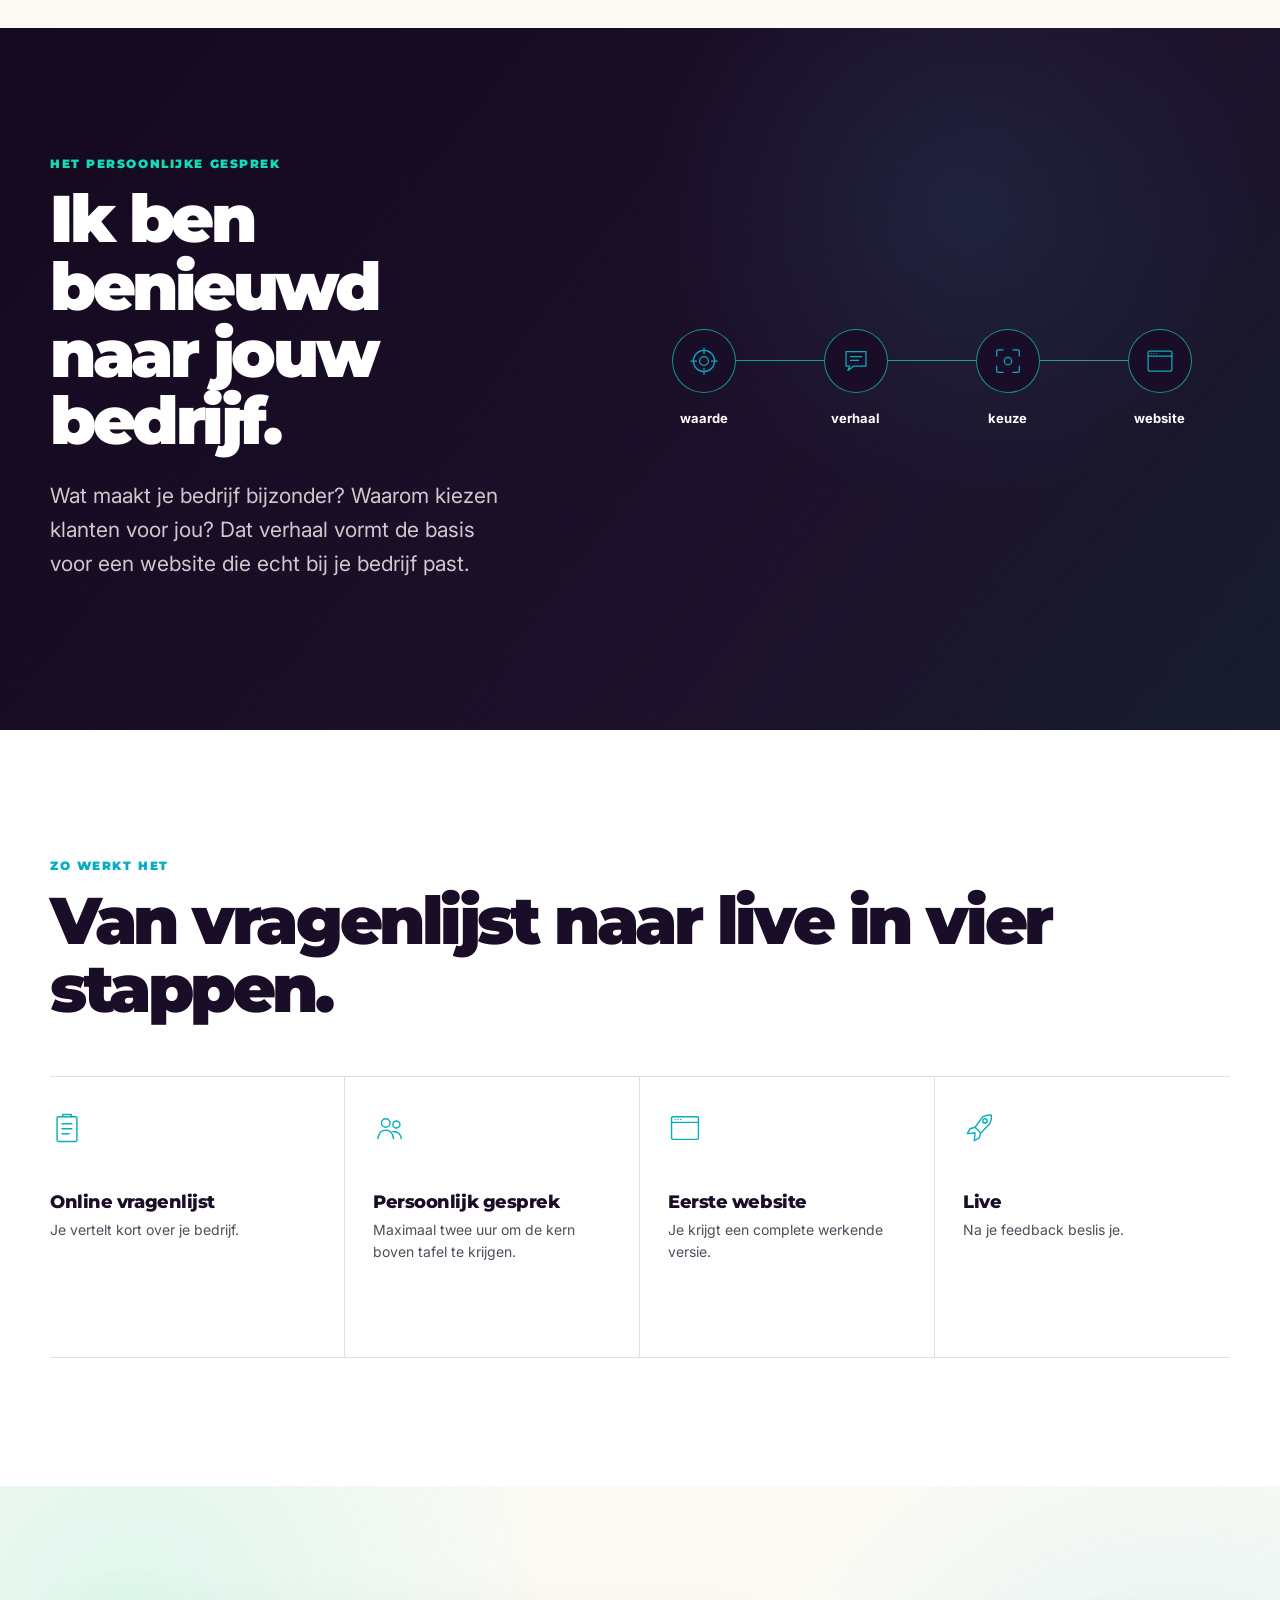
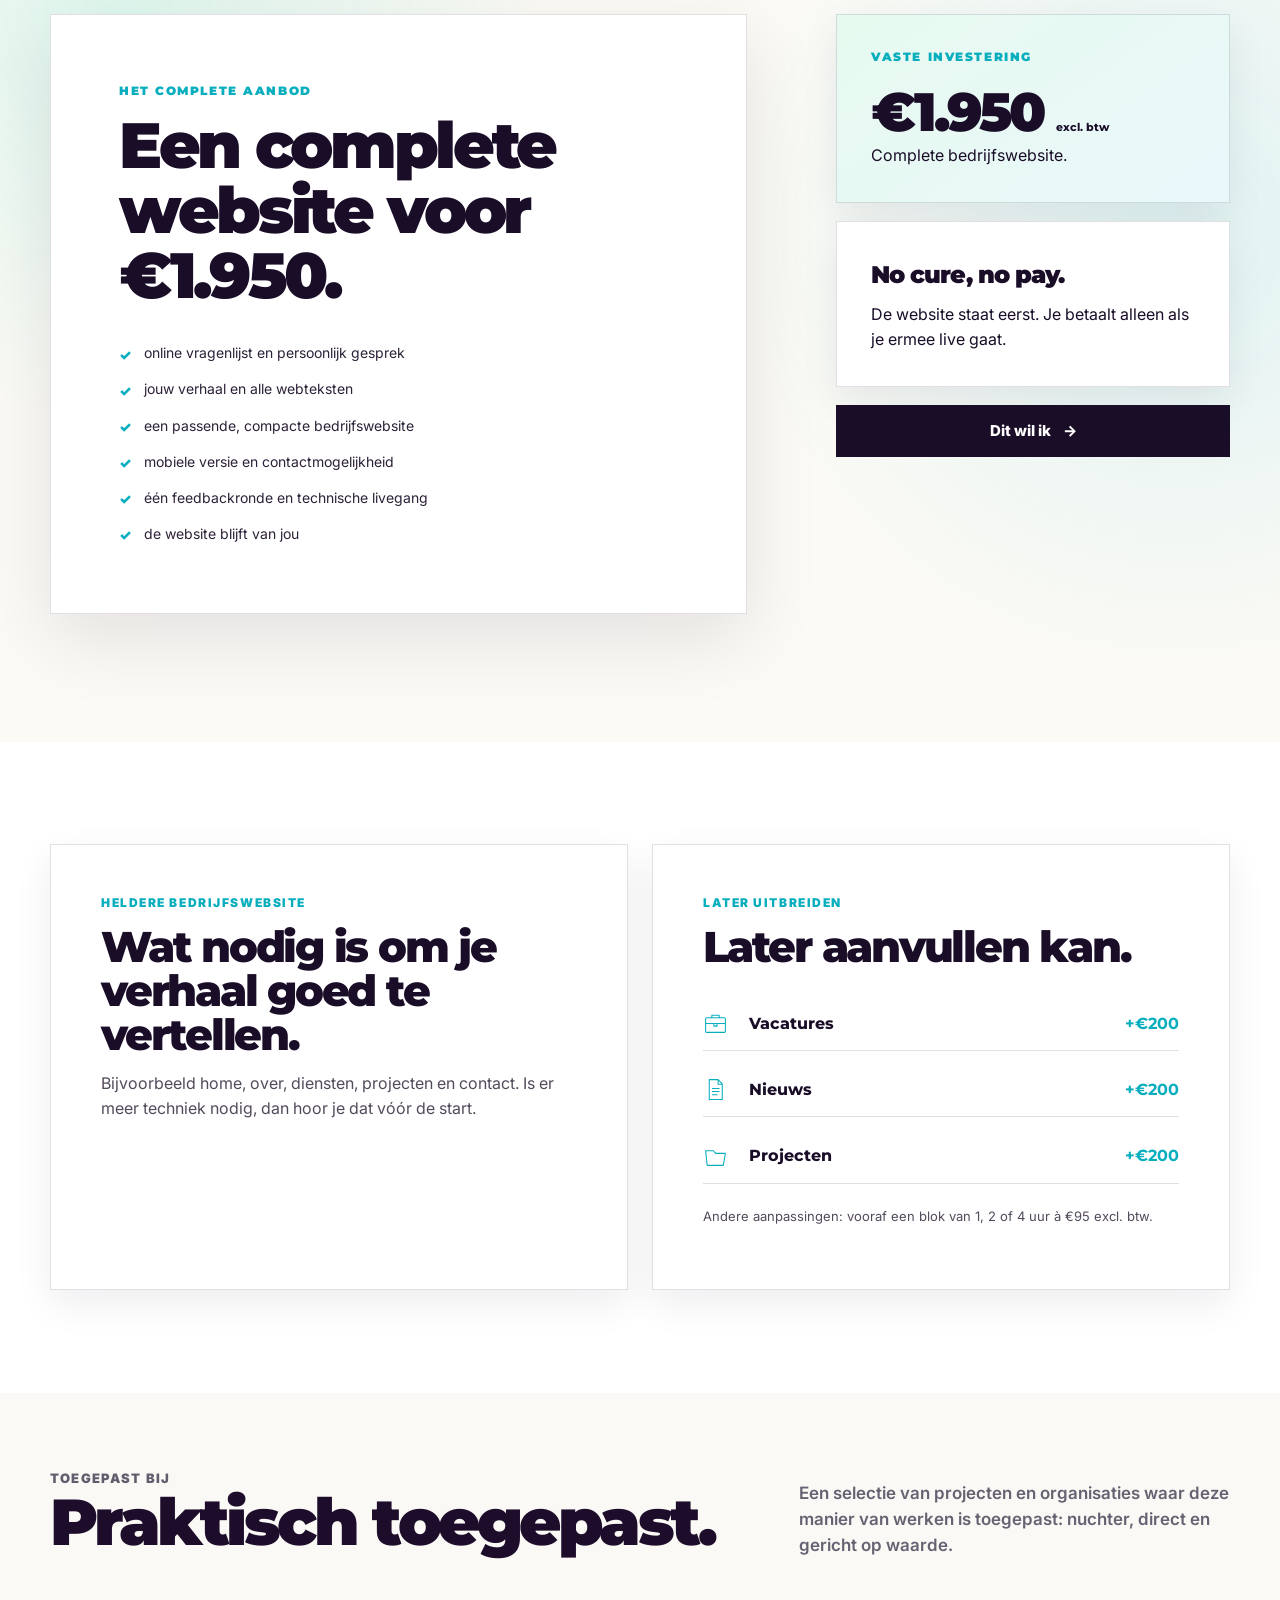
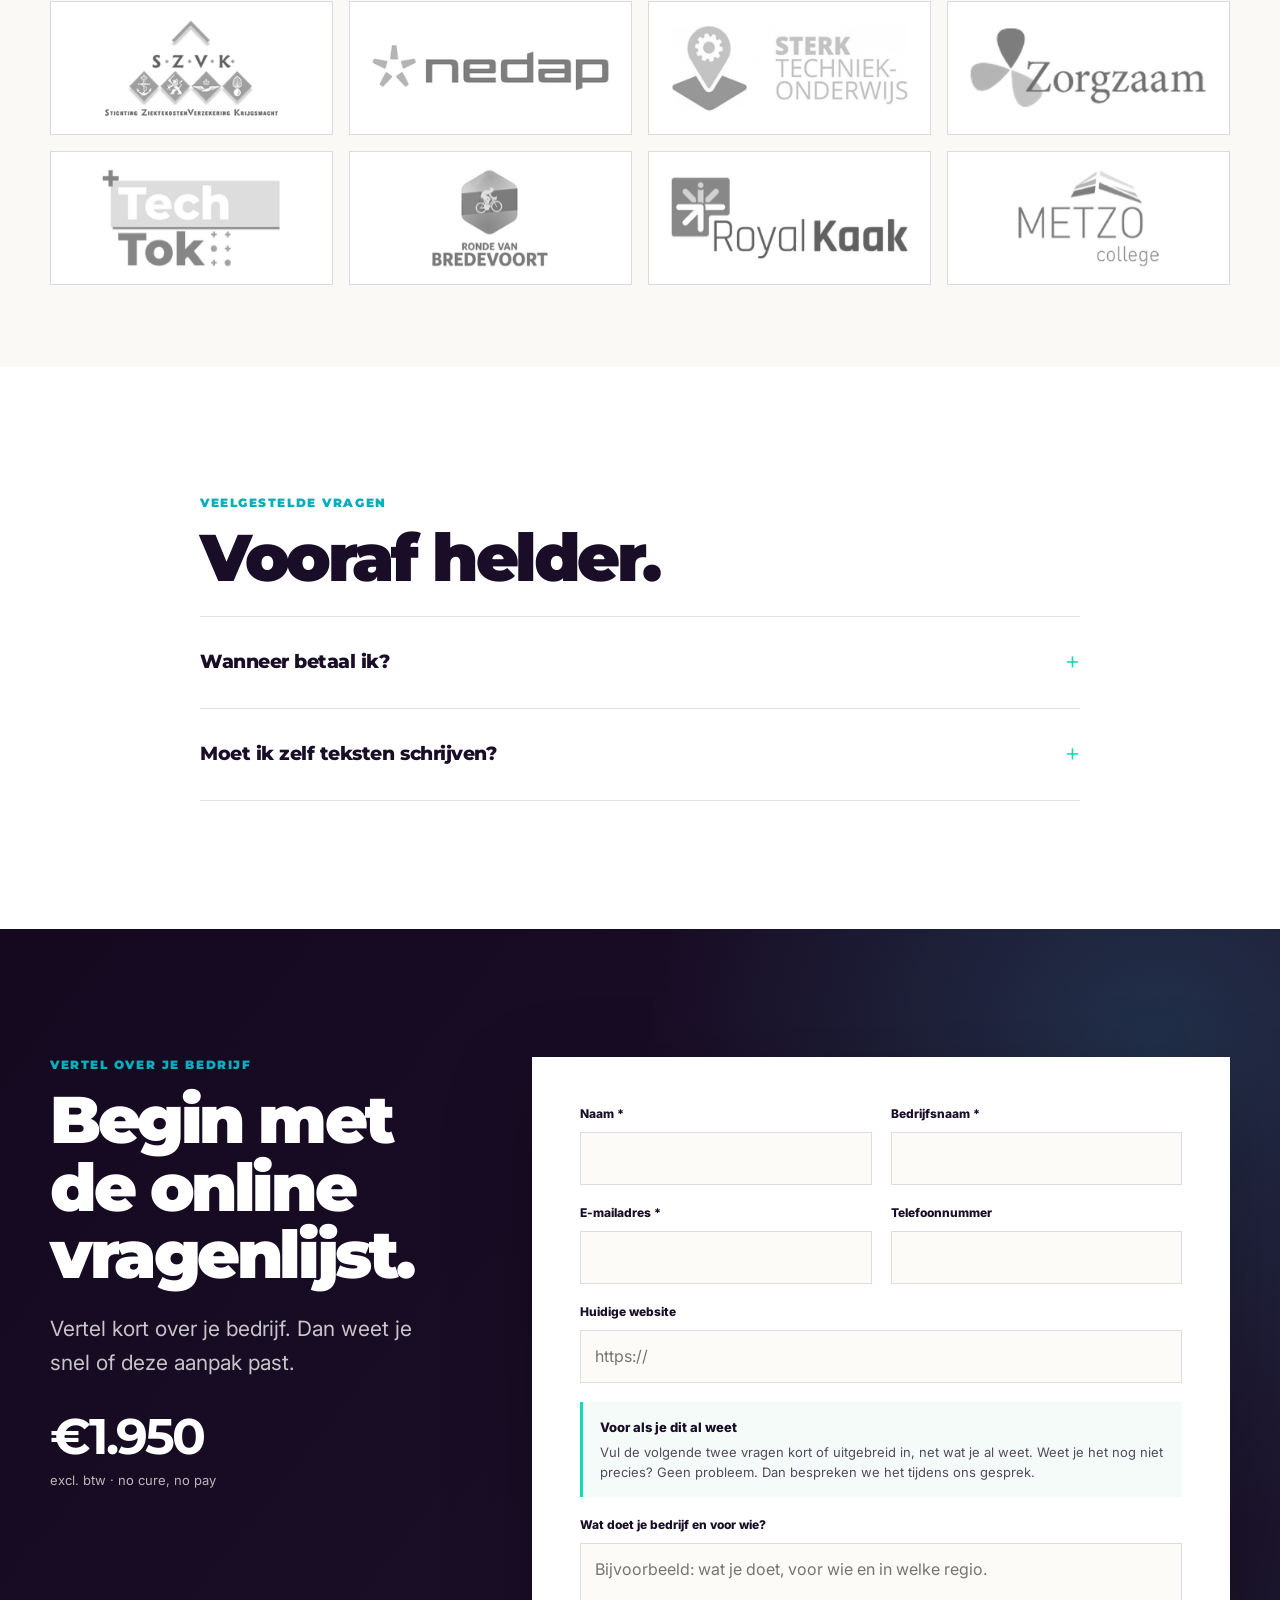
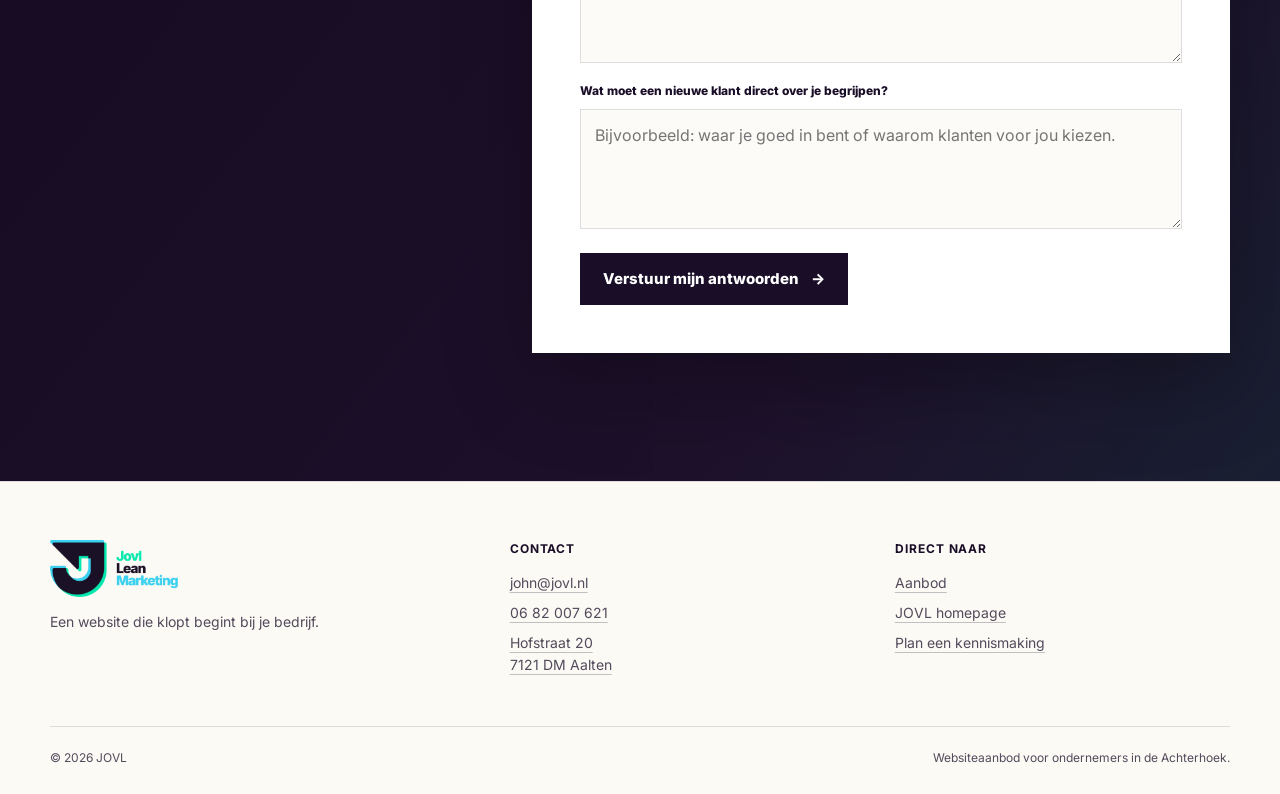
<file: jovl-lean-marketing-standalone/website/index.html>
<!doctype html>
<html lang="nl">
<head>
  <meta charset="utf-8">
  <meta name="viewport" content="width=device-width, initial-scale=1">
  <title>Website laten maken in de Achterhoek | JOVL</title>
  <meta name="description" content="Een complete bedrijfswebsite vanuit een persoonlijk marketinggesprek. Vaste investering €1.950 met no cure, no pay.">
  <link rel="canonical" href="https://jovl.nl/website/">
  <meta property="og:type" content="website"><meta property="og:locale" content="nl_NL"><meta property="og:title" content="Een website die past bij de naam die je hebt opgebouwd | JOVL"><meta property="og:description" content="Eerst jouw bedrijf echt begrijpen. Daarna een complete website die klopt. Vaste investering €1.950."><meta property="og:url" content="https://jovl.nl/website/">
  <link rel="icon" href="/favicon.ico" sizes="any">
  <link rel="icon" type="image/png" sizes="32x32" href="/assets/favicon-32.png">
  <link rel="apple-touch-icon" href="/assets/apple-touch-icon.png">
  <link rel="preconnect" href="https://fonts.googleapis.com">
  <link rel="preconnect" href="https://fonts.gstatic.com" crossorigin>
  <link href="https://fonts.googleapis.com/css2?family=Inter:wght@400;500;600;700;800&family=Montserrat:wght@700;800;900&display=swap" rel="stylesheet"><link rel="stylesheet" href="../assets/styles-v9.css?v=10">
  <script type="application/ld+json">{"@context":"https://schema.org","@type":"Service","name":"Website laten maken","provider":{"@type":"ProfessionalService","name":"JOVL","url":"https://jovl.nl/"},"areaServed":"Achterhoek","offers":{"@type":"Offer","price":"1950","priceCurrency":"EUR"}}</script>
</head>
<body class="sales-page sales-page--compact">
  <a class="skip-link" href="#main">Ga naar de inhoud</a>

  <header class="site-header"><div class="container header-inner"><a class="brand" href="/" aria-label="JOVL homepage"><img src="../assets/logo-jovl.png" alt="JOVL Lean Marketing"></a><button class="nav-toggle" type="button" aria-label="Menu openen" aria-expanded="false" data-nav-toggle><span></span></button><nav class="main-nav" aria-label="Hoofdnavigatie" data-main-nav><a href="/#aanbod">Aanbod</a><a href="/website/" aria-current="page">Website laten maken</a><a href="/#contact">Contact</a><a class="button" href="#vragenlijst">Dit wil ik</a></nav></div></header>

  <main id="main">
    <section class="sales-hero">
      <div class="container sales-hero__grid">
        <div class="reveal is-visible">
          <p class="eyebrow">Website voor gevestigde ondernemers</p>
          <h1>Een website die past bij de naam die je hebt opgebouwd.</h1>
          <p class="lead">In een persoonlijk gesprek wordt helder wat jouw bedrijf bijzonder maakt. Daarna volgt een complete website die echt bij je past.</p>
          <div class="hero-commercial"><div class="hero-price"><small>Vaste investering</small><strong>€1.950</strong><span>excl. btw</span></div><div class="hero-payment"><small>No cure, no pay</small><p>De website staat eerst. Pas als jij besluit ermee live te gaan, volgt de factuur.</p></div></div>
          <div class="actions"><a class="button" href="#vragenlijst">Dit wil ik</a><a class="text-link text-link--underlined" href="#werkwijze">Bekijk hoe het werkt</a></div>
        </div>
        <div class="sales-visual reveal reveal-delay-1" aria-hidden="true">
          <div class="browser"><div class="browser-top"><span class="dot"></span><span class="dot"></span><span class="dot"></span></div><div class="browser-body"><div class="browser-copy"><span>Jouw bedrijf</span><h3>Kwaliteit die direct zichtbaar wordt.</h3><p>Een helder verhaal, een passende uitstraling en één duidelijke vervolgstap.</p><div class="browser-button"></div></div><div class="browser-image"></div></div></div>
          <div class="float-card float-card--1"><strong>scherp</strong><span>de kern van je verhaal</span></div><div class="float-card float-card--2"><strong>passend</strong><span>een website die eigen voelt</span></div><div class="float-card float-card--3"><strong>geregeld</strong><span>van gesprek tot live</span></div>
        </div>
      </div>
    </section>

    <section class="section section--compact sales-core-section"><div class="container"><div class="problem-panel reveal"><div><p class="eyebrow">De kern</p><h2>Je bedrijf is verder dan je website laat zien.</h2></div><p class="lead">Online is nog niet direct zichtbaar waarom klanten juist bij jou moeten zijn. De nieuwe website maakt dat helder.</p></div></div></section>

    <section class="section section--dark"><div class="container story-flow"><div class="reveal"><p class="eyebrow">Het persoonlijke gesprek</p><h2>Ik ben benieuwd naar jouw bedrijf.</h2><p class="lead">Wat maakt je bedrijf bijzonder? Waarom kiezen klanten voor jou? Dat verhaal vormt de basis voor een website die echt bij je bedrijf past.</p></div><div class="story-chain reveal reveal-delay-1"><div class="story-node"><div class="story-node__icon"><img class="icon" src="../assets/icons/target.svg" alt="" aria-hidden="true"></div><strong>waarde</strong></div><div class="story-node"><div class="story-node__icon"><img class="icon" src="../assets/icons/chat.svg" alt="" aria-hidden="true"></div><strong>verhaal</strong></div><div class="story-node"><div class="story-node__icon"><img class="icon" src="../assets/icons/focus.svg" alt="" aria-hidden="true"></div><strong>keuze</strong></div><div class="story-node"><div class="story-node__icon"><img class="icon" src="../assets/icons/browser.svg" alt="" aria-hidden="true"></div><strong>website</strong></div></div></div></section>

    <section class="section section--white" id="werkwijze"><div class="container"><div class="reveal"><p class="eyebrow">Zo werkt het</p><h2>Van vragenlijst naar live in vier stappen.</h2></div><div class="process-grid process-grid--icons">
      <article class="process-step reveal"><span class="process-number"><img class="icon" src="../assets/icons/clipboard.svg" alt="" aria-hidden="true"></span><h4>Online vragenlijst</h4><p>Je vertelt kort over je bedrijf.</p></article>
      <article class="process-step reveal reveal-delay-1"><span class="process-number"><img class="icon" src="../assets/icons/people.svg" alt="" aria-hidden="true"></span><h4>Persoonlijk gesprek</h4><p>Maximaal twee uur om de kern boven tafel te krijgen.</p></article>
      <article class="process-step reveal reveal-delay-2"><span class="process-number"><img class="icon" src="../assets/icons/browser.svg" alt="" aria-hidden="true"></span><h4>Eerste website</h4><p>Je krijgt een complete werkende versie.</p></article>
      <article class="process-step reveal reveal-delay-3"><span class="process-number"><img class="icon" src="../assets/icons/rocket.svg" alt="" aria-hidden="true"></span><h4>Live</h4><p>Na je feedback beslis je.</p></article>
    </div></div></section>

    <section class="section section--wash" id="prijs"><div class="container offer-layout offer-layout--compact">
      <article class="offer-main reveal"><p class="eyebrow">Het complete aanbod</p><h2>Een complete website voor €1.950.</h2><ul class="offer-list offer-list--compact"><li>online vragenlijst en persoonlijk gesprek</li><li>jouw verhaal en alle webteksten</li><li>een passende, compacte bedrijfswebsite</li><li>mobiele versie en contactmogelijkheid</li><li>één feedbackronde en technische livegang</li><li>de website blijft van jou</li></ul></article>
      <aside class="offer-side"><div class="launch-card launch-card--fixed reveal reveal-delay-1"><p class="eyebrow">Vaste investering</p><span class="launch-card__price">€1.950 <small>excl. btw</small></span><p>Complete bedrijfswebsite.</p></div><div class="payment-card reveal reveal-delay-2"><strong>No cure, no pay.</strong><p>De website staat eerst. Je betaalt alleen als je ermee live gaat.</p></div><a class="button reveal reveal-delay-3" href="#vragenlijst">Dit wil ik</a></aside>
    </div></section>

    <section class="section section--white section--compact"><div class="container compact-info-grid">
      <article class="compact-info reveal"><p class="eyebrow">Heldere bedrijfswebsite</p><h3>Wat nodig is om je verhaal goed te vertellen.</h3><p>Bijvoorbeeld home, over, diensten, projecten en contact. Is er meer techniek nodig, dan hoor je dat vóór de start.</p></article>
      <article class="compact-info reveal reveal-delay-1"><p class="eyebrow">Later uitbreiden</p><h3>Later aanvullen kan.</h3><div class="extras-inline"><span><img class="icon" src="../assets/icons/briefcase.svg" alt="" aria-hidden="true">Vacatures <b>+€200</b></span><span><img class="icon" src="../assets/icons/file.svg" alt="" aria-hidden="true">Nieuws <b>+€200</b></span><span><img class="icon" src="../assets/icons/folder.svg" alt="" aria-hidden="true">Projecten <b>+€200</b></span></div><p class="small-copy">Andere aanpassingen: vooraf een blok van 1, 2 of 4 uur à €95 excl. btw.</p></article>
    </div></section>

    <section class="section section--white legacy-logo-section logo-proof-section">
      <div class="container">
        <div class="offer-heading legacy-logo-heading reveal"><div><p class="eyebrow">Toegepast bij</p><h2>Praktisch toegepast.</h2></div><p>Een selectie van projecten en organisaties waar deze manier van werken is toegepast: nuchter, direct en gericht op waarde.</p></div>
        <div class="logo-grid" aria-label="Organisaties waar JOVL marketingervaring heeft toegepast">
          <a class="logo-tile" href="https://www.szvk.nl/Consumenten" target="_blank" rel="noopener" aria-label="Bezoek SZVK"><img class="logo-color-image" src="../assets/logos/color-v9/szvk.png" alt="SZVK"></a>
          <a class="logo-tile" href="https://nedapflux.com/nl/" target="_blank" rel="noopener" aria-label="Bezoek Nedap"><img class="logo-color-image" src="../assets/logos/color-v9/nedap.png" alt="Nedap"></a>
          <a class="logo-tile" href="https://www.sterktechniekonderwijs.nl/regio/achterhoek" target="_blank" rel="noopener" aria-label="Bezoek Sterk Techniekonderwijs"><img class="logo-color-image" src="../assets/logos/color-v9/sto.png" alt="Sterk Techniekonderwijs"></a>
          <a class="logo-tile" href="https://www.zorgzaam.nl/" target="_blank" rel="noopener" aria-label="Bezoek Zorgzaam"><img class="logo-color-image" src="../assets/logos/color-v9/zorgzaam.png" alt="Zorgzaam"></a>
          <a class="logo-tile" href="https://www.tech-tok.nl/" target="_blank" rel="noopener" aria-label="Bezoek Tech-Tok"><img class="logo-color-image" src="../assets/logos/color-v9/tech-tok.png" alt="Tech-Tok"></a>
          <a class="logo-tile" href="https://www.rondevanbredevoort.nl/" target="_blank" rel="noopener" aria-label="Bezoek Ronde van Bredevoort"><img class="logo-color-image" src="../assets/logos/color-v9/ronde.png" alt="Ronde van Bredevoort"></a>
          <a class="logo-tile" href="https://kaak.com/royal-kaak/" target="_blank" rel="noopener" aria-label="Bezoek Royal Kaak"><img class="logo-color-image" src="../assets/logos/color-v9/royal-kaak.png" alt="Royal Kaak"></a>
          <a class="logo-tile" href="https://www.open-dag-metzo.nl/" target="_blank" rel="noopener" aria-label="Bezoek Metzo College"><img class="logo-color-image" src="../assets/logos/color-v9/metzo.png" alt="Metzo College"></a>
        </div>
      </div>
    </section>

    <section class="section section--white" id="vragen"><div class="container--narrow"><div class="reveal"><p class="eyebrow">Veelgestelde vragen</p><h2>Vooraf helder.</h2></div><div class="faq-list reveal">
      <article class="faq-item" data-faq><button class="faq-question" type="button" aria-expanded="false">Wanneer betaal ik?</button><div class="faq-answer"><p>Wanneer de website staat en je besluit ermee live te gaan. Vind je het niks? Dan betaal je niet. Even goede vrienden.</p></div></article>
      <article class="faq-item" data-faq><button class="faq-question" type="button" aria-expanded="false">Moet ik zelf teksten schrijven?</button><div class="faq-answer"><p>Nee. Ik vertaal de vragenlijst en ons gesprek naar de webteksten.</p></div></article>
    </div></div></section>

    <section class="section questionnaire" id="vragenlijst"><div class="container questionnaire-layout questionnaire-layout--compact"><div class="reveal"><p class="eyebrow">Vertel over je bedrijf</p><h2>Begin met de online vragenlijst.</h2><p class="lead">Vertel kort over je bedrijf. Dan weet je snel of deze aanpak past.</p><div class="questionnaire-price"><strong>€1.950</strong><span>excl. btw · no cure, no pay</span></div></div>
      <form class="form-card reveal reveal-delay-1" action="https://formsubmit.co/john@jovl.nl" method="POST" data-native-form>
        <input type="hidden" name="_subject" value="Nieuwe website-aanvraag via jovl.nl">
        <input type="hidden" name="_template" value="table">
        <input type="hidden" name="_captcha" value="false">
        <input type="hidden" name="_url" value="https://jovl.nl/website/">
        <input type="hidden" name="_next" value="https://jovl.nl/bedankt/">
        <input class="form-honey" type="text" name="_honey" tabindex="-1" autocomplete="off" aria-hidden="true">
        <div class="form-grid">
        <div class="form-field"><label for="naam">Naam *</label><input id="naam" name="Naam" type="text" autocomplete="name" required></div><div class="form-field"><label for="bedrijf">Bedrijfsnaam *</label><input id="bedrijf" name="Bedrijf" type="text" autocomplete="organization" required></div>
        <div class="form-field"><label for="email">E-mailadres *</label><input id="email" name="email" type="email" autocomplete="email" required></div><div class="form-field"><label for="telefoon">Telefoonnummer</label><input id="telefoon" name="Telefoon" type="tel" autocomplete="tel"></div>
        <div class="form-field form-field--full"><label for="website">Huidige website</label><input id="website" name="Huidige website" type="url" inputmode="url" placeholder="https://"></div>
        <div class="form-guidance form-field--full">
          <strong>Voor als je dit al weet</strong>
          <p>Vul de volgende twee vragen kort of uitgebreid in, net wat je al weet. Weet je het nog niet precies? Geen probleem. Dan bespreken we het tijdens ons gesprek.</p>
        </div>
        <div class="form-field form-field--full"><label for="bedrijf-kort">Wat doet je bedrijf en voor wie?</label><textarea id="bedrijf-kort" name="Wat doet het bedrijf en voor wie" placeholder="Bijvoorbeeld: wat je doet, voor wie en in welke regio."></textarea></div>
        <div class="form-field form-field--full"><label for="boodschap">Wat moet een nieuwe klant direct over je begrijpen?</label><textarea id="boodschap" name="Wat moet een nieuwe klant begrijpen" placeholder="Bijvoorbeeld: waar je goed in bent of waarom klanten voor jou kiezen."></textarea></div>
      </div><button class="button" type="submit" style="margin-top:24px">Verstuur mijn antwoorden</button><div class="form-status" role="status" aria-live="polite" data-form-status></div></form>
    </div></section>
  </main>

  <footer class="site-footer"><div class="container footer-grid"><div class="footer-brand"><img src="../assets/logo-jovl.png" alt="JOVL Lean Marketing"><p>Een website die klopt begint bij je bedrijf.</p></div><div class="footer-col"><strong>Contact</strong><a href="mailto:john@jovl.nl">john@jovl.nl</a><a href="tel:+31682007621">06 82 007 621</a><a href="https://www.google.com/maps/search/?api=1&amp;query=Hofstraat+20+7121+DM+Aalten" target="_blank" rel="noopener">Hofstraat 20<br>7121 DM Aalten</a></div><div class="footer-col"><strong>Direct naar</strong><a href="/#aanbod">Aanbod</a><a href="/">JOVL homepage</a><a href="https://calendly.com/jovl-lean-marketing/persoonlijk-gesprek" target="_blank" rel="noopener">Plan een kennismaking</a></div></div><div class="container footer-bottom"><span>© <span data-year>2026</span> JOVL</span><span>Websiteaanbod voor ondernemers in de Achterhoek.</span></div></footer>
  <script src="../assets/site.js" defer></script>
</body>
</html>
</file>
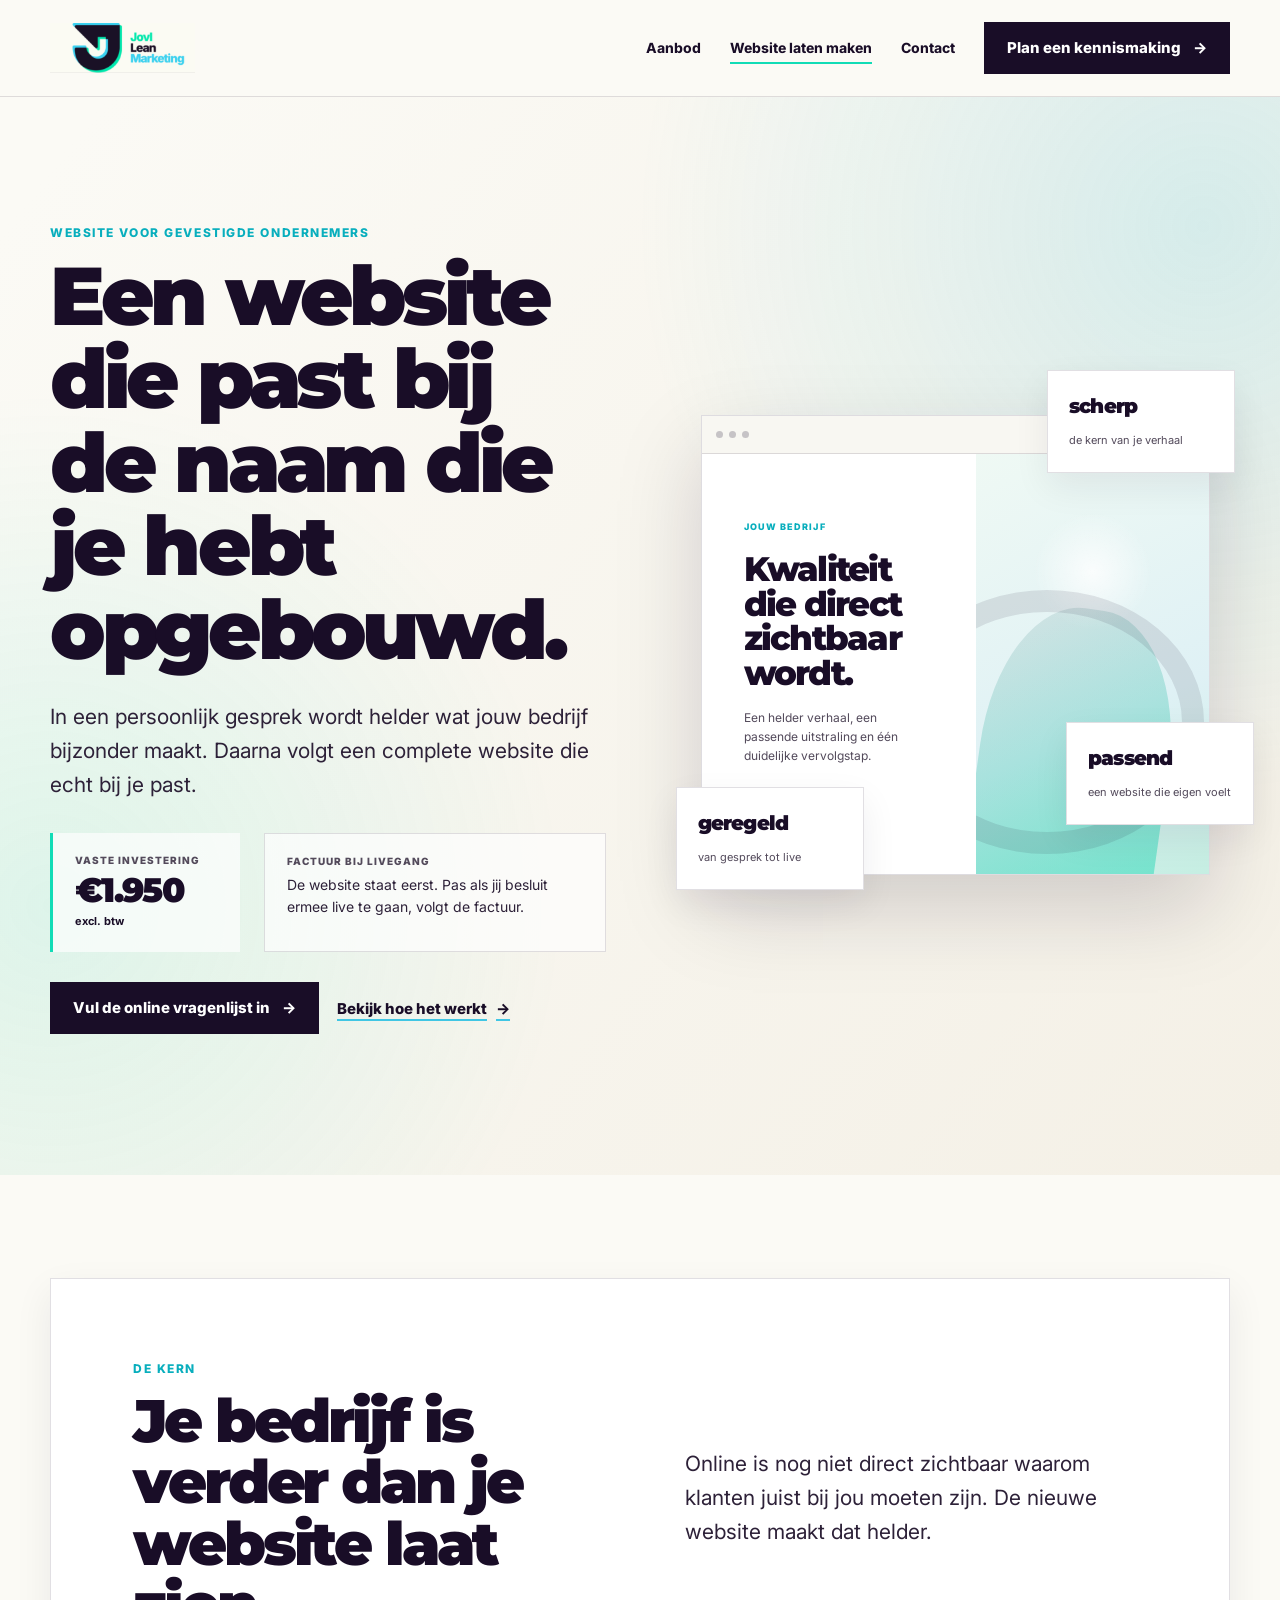
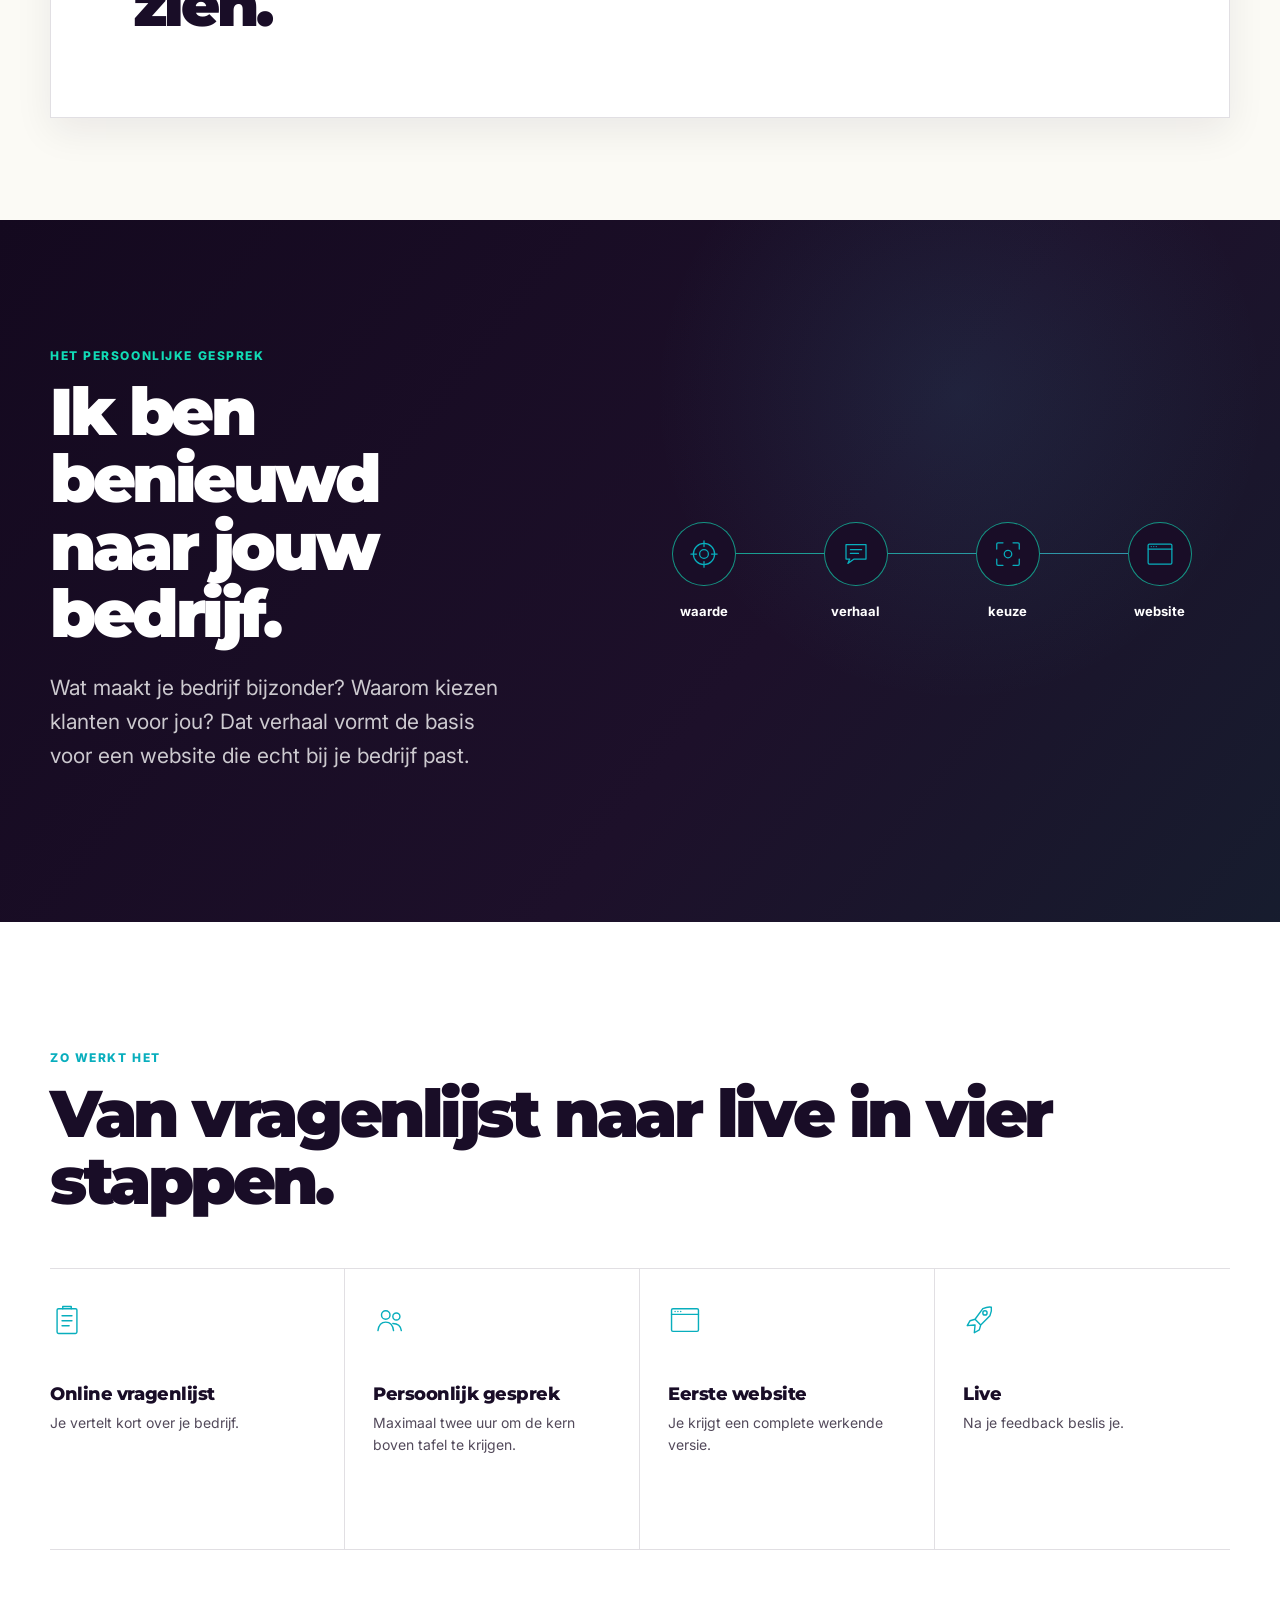
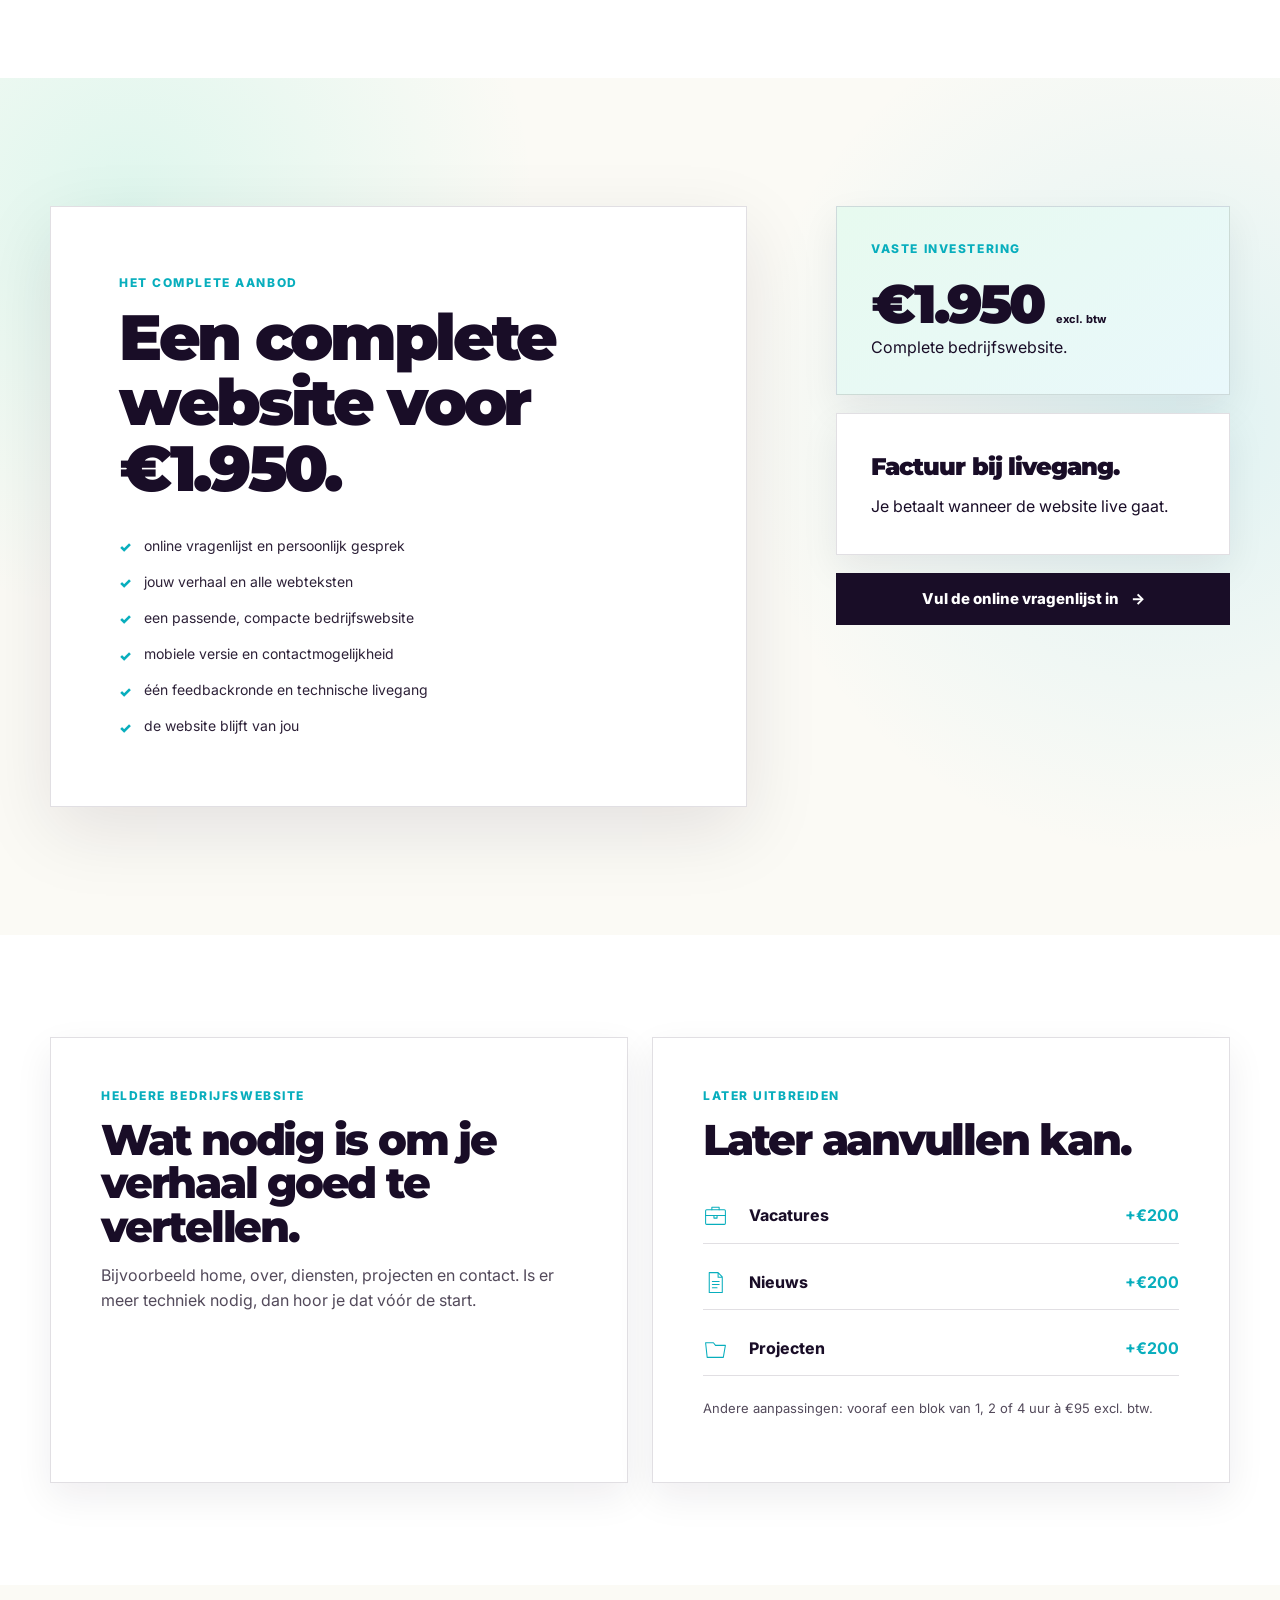
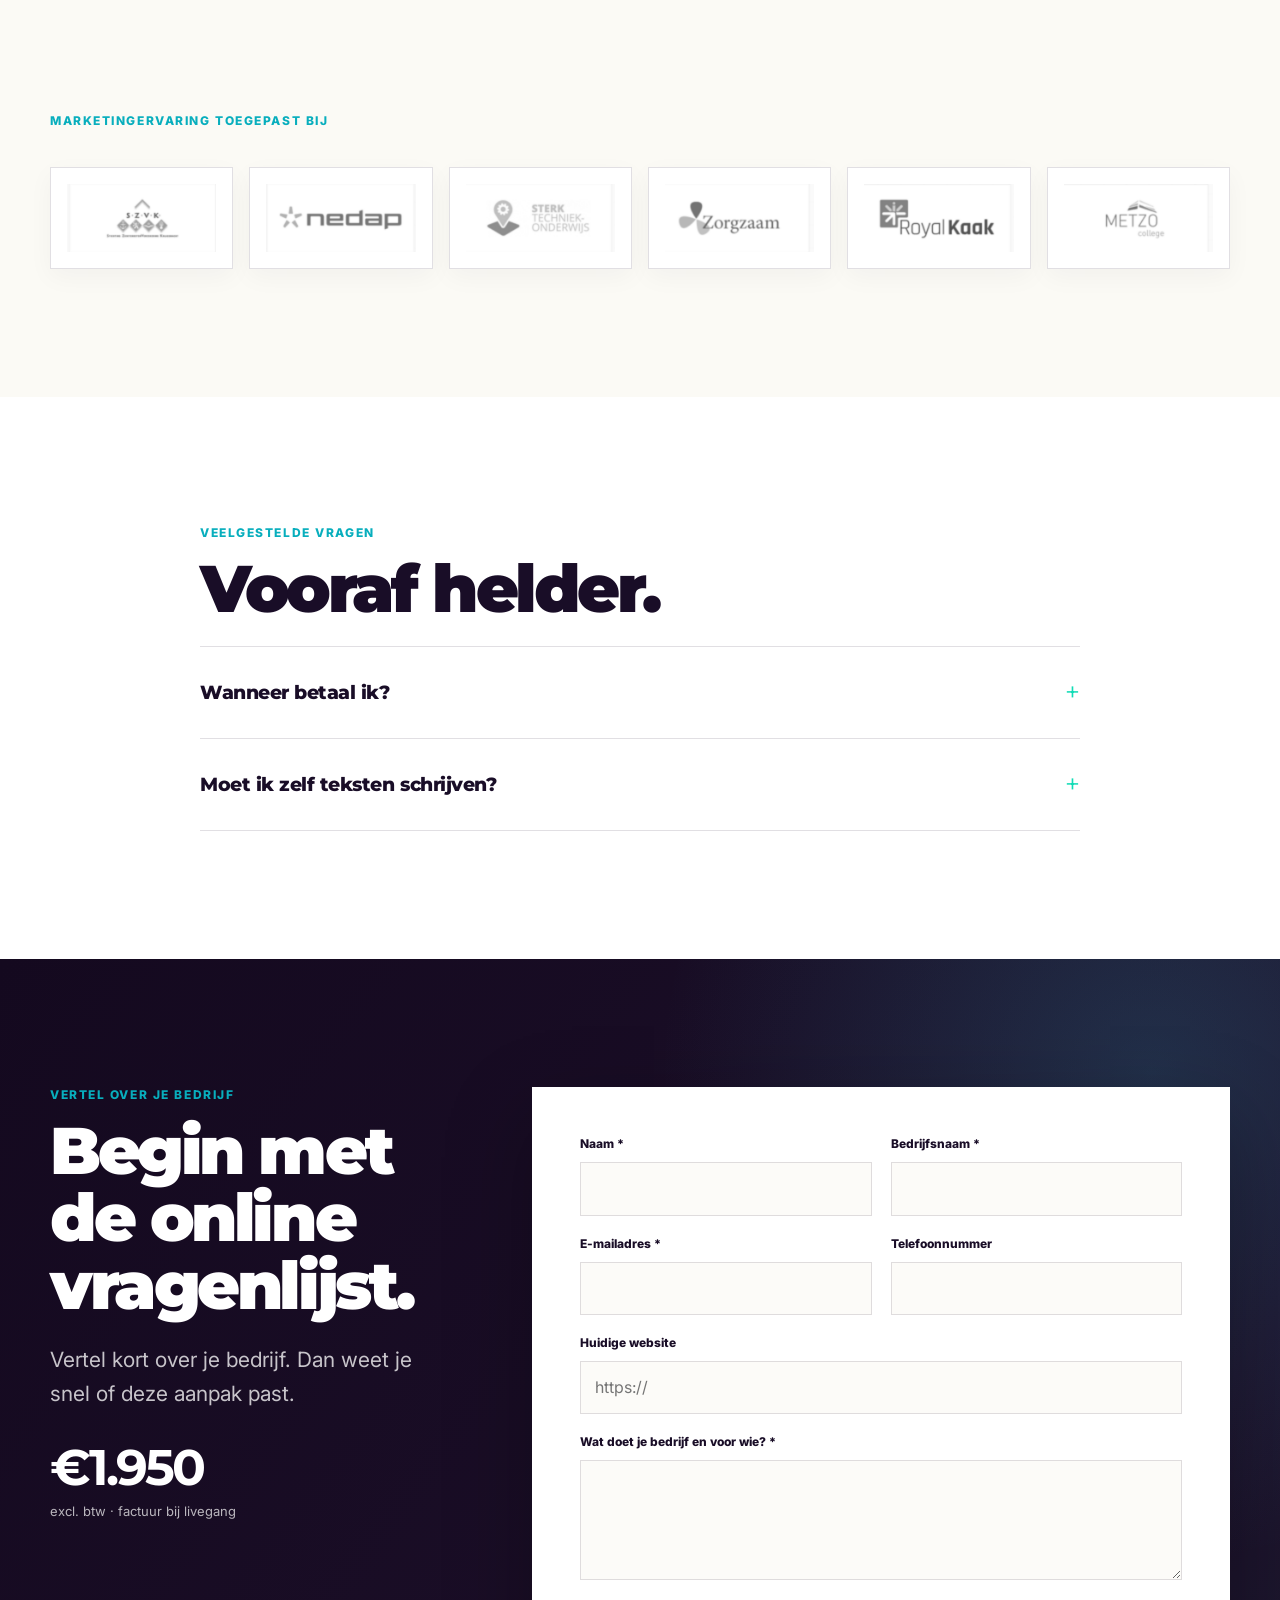
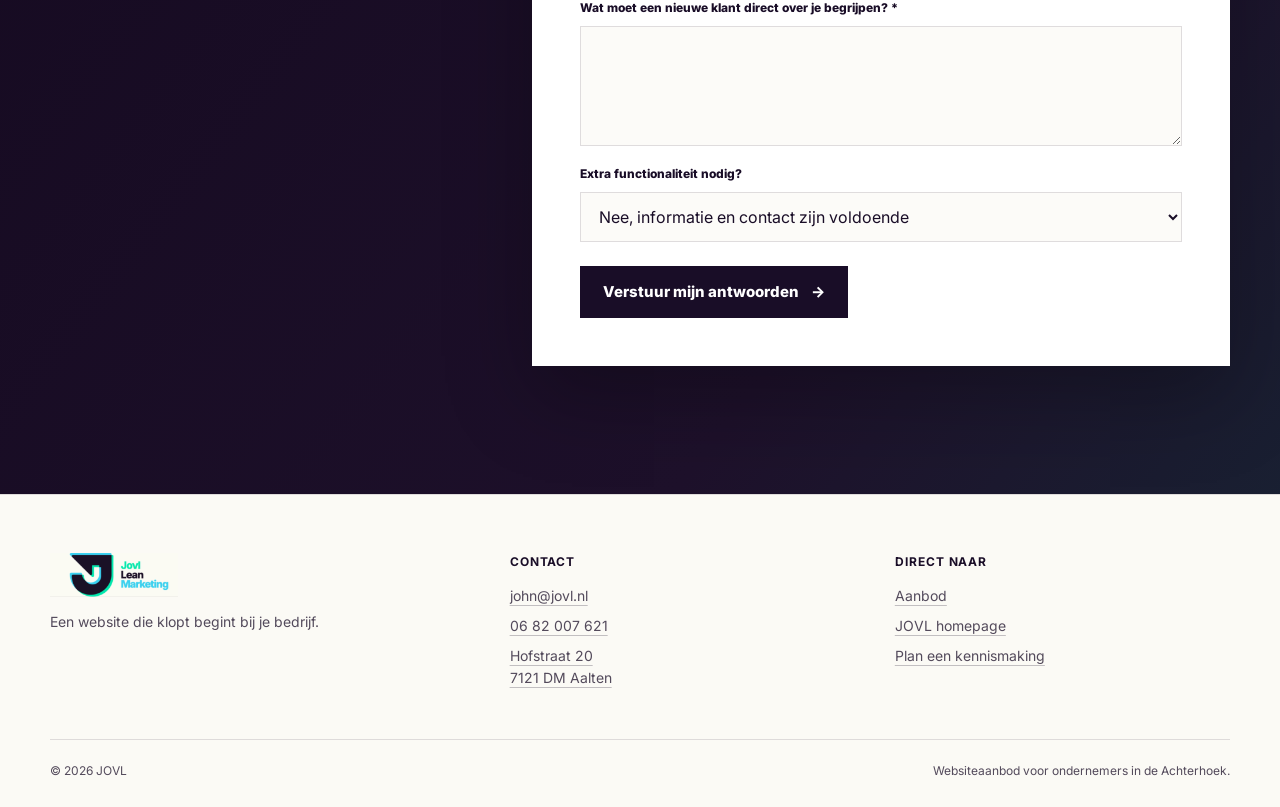
<file: jovl-site-update-final/website/index.html>
<!doctype html>
<html lang="nl">
<head>
  <meta charset="utf-8">
  <meta name="viewport" content="width=device-width, initial-scale=1">
  <title>Website laten maken in de Achterhoek | JOVL</title>
  <meta name="description" content="Een complete bedrijfswebsite vanuit een persoonlijk marketinggesprek. Vaste investering €1.950 en factuur bij livegang.">
  <link rel="canonical" href="https://jovl.nl/website/">
  <meta property="og:type" content="website"><meta property="og:locale" content="nl_NL"><meta property="og:title" content="Een website die past bij de naam die je hebt opgebouwd | JOVL"><meta property="og:description" content="Eerst jouw bedrijf echt begrijpen. Daarna een complete website die klopt. Vaste investering €1.950."><meta property="og:url" content="https://jovl.nl/website/">
  <link rel="icon" href="../assets/logo-jovl.png">
  <link rel="preconnect" href="https://fonts.googleapis.com"><link rel="preconnect" href="https://fonts.gstatic.com" crossorigin><link href="https://fonts.googleapis.com/css2?family=Inter:wght@400;500;600;700;800&family=Montserrat:wght@600;700;800;900&display=swap" rel="stylesheet"><link rel="stylesheet" href="../assets/styles.css">
  <script type="application/ld+json">{"@context":"https://schema.org","@type":"Service","name":"Website laten maken","provider":{"@type":"ProfessionalService","name":"JOVL","url":"https://jovl.nl/"},"areaServed":"Achterhoek","offers":{"@type":"Offer","price":"1950","priceCurrency":"EUR"}}</script>
</head>
<body class="sales-page sales-page--compact">
  <a class="skip-link" href="#main">Ga naar de inhoud</a>

  <header class="site-header"><div class="container header-inner"><a class="brand" href="/" aria-label="JOVL homepage"><img src="../assets/logo-jovl.png" alt="JOVL Lean Marketing"></a><button class="nav-toggle" type="button" aria-label="Menu openen" aria-expanded="false" data-nav-toggle><span></span></button><nav class="main-nav" aria-label="Hoofdnavigatie" data-main-nav><a href="/#aanbod">Aanbod</a><a href="/website/" aria-current="page">Website laten maken</a><a href="/#contact">Contact</a><a class="button" href="https://calendly.com/jovl-lean-marketing/persoonlijk-gesprek" target="_blank" rel="noopener">Plan een kennismaking</a></nav></div></header>

  <main id="main">
    <section class="sales-hero">
      <div class="container sales-hero__grid">
        <div class="reveal is-visible">
          <p class="eyebrow">Website voor gevestigde ondernemers</p>
          <h1>Een website die past bij de naam die je hebt opgebouwd.</h1>
          <p class="lead">In een persoonlijk gesprek wordt helder wat jouw bedrijf bijzonder maakt. Daarna volgt een complete website die echt bij je past.</p>
          <div class="hero-commercial"><div class="hero-price"><small>Vaste investering</small><strong>€1.950</strong><span>excl. btw</span></div><div class="hero-payment"><small>Factuur bij livegang</small><p>De website staat eerst. Pas als jij besluit ermee live te gaan, volgt de factuur.</p></div></div>
          <div class="actions"><a class="button" href="#vragenlijst">Vul de online vragenlijst in</a><a class="text-link text-link--underlined" href="#werkwijze">Bekijk hoe het werkt</a></div>
        </div>
        <div class="sales-visual reveal reveal-delay-1" aria-hidden="true">
          <div class="browser"><div class="browser-top"><span class="dot"></span><span class="dot"></span><span class="dot"></span></div><div class="browser-body"><div class="browser-copy"><span>Jouw bedrijf</span><h3>Kwaliteit die direct zichtbaar wordt.</h3><p>Een helder verhaal, een passende uitstraling en één duidelijke vervolgstap.</p><div class="browser-button"></div></div><div class="browser-image"></div></div></div>
          <div class="float-card float-card--1"><strong>scherp</strong><span>de kern van je verhaal</span></div><div class="float-card float-card--2"><strong>passend</strong><span>een website die eigen voelt</span></div><div class="float-card float-card--3"><strong>geregeld</strong><span>van gesprek tot live</span></div>
        </div>
      </div>
    </section>

    <section class="section section--compact"><div class="container"><div class="problem-panel reveal"><div><p class="eyebrow">De kern</p><h2>Je bedrijf is verder dan je website laat zien.</h2></div><p class="lead">Online is nog niet direct zichtbaar waarom klanten juist bij jou moeten zijn. De nieuwe website maakt dat helder.</p></div></div></section>

    <section class="section section--dark"><div class="container story-flow"><div class="reveal"><p class="eyebrow">Het persoonlijke gesprek</p><h2>Ik ben benieuwd naar jouw bedrijf.</h2><p class="lead">Wat maakt je bedrijf bijzonder? Waarom kiezen klanten voor jou? Dat verhaal vormt de basis voor een website die echt bij je bedrijf past.</p></div><div class="story-chain reveal reveal-delay-1"><div class="story-node"><div class="story-node__icon"><img class="icon" src="../assets/icons/target.svg" alt="" aria-hidden="true"></div><strong>waarde</strong></div><div class="story-node"><div class="story-node__icon"><img class="icon" src="../assets/icons/chat.svg" alt="" aria-hidden="true"></div><strong>verhaal</strong></div><div class="story-node"><div class="story-node__icon"><img class="icon" src="../assets/icons/focus.svg" alt="" aria-hidden="true"></div><strong>keuze</strong></div><div class="story-node"><div class="story-node__icon"><img class="icon" src="../assets/icons/browser.svg" alt="" aria-hidden="true"></div><strong>website</strong></div></div></div></section>

    <section class="section section--white" id="werkwijze"><div class="container"><div class="reveal"><p class="eyebrow">Zo werkt het</p><h2>Van vragenlijst naar live in vier stappen.</h2></div><div class="process-grid process-grid--icons">
      <article class="process-step reveal"><span class="process-number"><img class="icon" src="../assets/icons/clipboard.svg" alt="" aria-hidden="true"></span><h4>Online vragenlijst</h4><p>Je vertelt kort over je bedrijf.</p></article>
      <article class="process-step reveal reveal-delay-1"><span class="process-number"><img class="icon" src="../assets/icons/people.svg" alt="" aria-hidden="true"></span><h4>Persoonlijk gesprek</h4><p>Maximaal twee uur om de kern boven tafel te krijgen.</p></article>
      <article class="process-step reveal reveal-delay-2"><span class="process-number"><img class="icon" src="../assets/icons/browser.svg" alt="" aria-hidden="true"></span><h4>Eerste website</h4><p>Je krijgt een complete werkende versie.</p></article>
      <article class="process-step reveal reveal-delay-3"><span class="process-number"><img class="icon" src="../assets/icons/rocket.svg" alt="" aria-hidden="true"></span><h4>Live</h4><p>Na je feedback beslis je.</p></article>
    </div></div></section>

    <section class="section section--wash" id="prijs"><div class="container offer-layout offer-layout--compact">
      <article class="offer-main reveal"><p class="eyebrow">Het complete aanbod</p><h2>Een complete website voor €1.950.</h2><ul class="offer-list offer-list--compact"><li>online vragenlijst en persoonlijk gesprek</li><li>jouw verhaal en alle webteksten</li><li>een passende, compacte bedrijfswebsite</li><li>mobiele versie en contactmogelijkheid</li><li>één feedbackronde en technische livegang</li><li>de website blijft van jou</li></ul></article>
      <aside class="offer-side"><div class="launch-card launch-card--fixed reveal reveal-delay-1"><p class="eyebrow">Vaste investering</p><span class="launch-card__price">€1.950 <small>excl. btw</small></span><p>Complete bedrijfswebsite.</p></div><div class="payment-card reveal reveal-delay-2"><strong>Factuur bij livegang.</strong><p>Je betaalt wanneer de website live gaat.</p></div><a class="button reveal reveal-delay-3" href="#vragenlijst">Vul de online vragenlijst in</a></aside>
    </div></section>

    <section class="section section--white section--compact"><div class="container compact-info-grid">
      <article class="compact-info reveal"><p class="eyebrow">Heldere bedrijfswebsite</p><h3>Wat nodig is om je verhaal goed te vertellen.</h3><p>Bijvoorbeeld home, over, diensten, projecten en contact. Is er meer techniek nodig, dan hoor je dat vóór de start.</p></article>
      <article class="compact-info reveal reveal-delay-1"><p class="eyebrow">Later uitbreiden</p><h3>Later aanvullen kan.</h3><div class="extras-inline"><span><img class="icon" src="../assets/icons/briefcase.svg" alt="" aria-hidden="true">Vacatures <b>+€200</b></span><span><img class="icon" src="../assets/icons/file.svg" alt="" aria-hidden="true">Nieuws <b>+€200</b></span><span><img class="icon" src="../assets/icons/folder.svg" alt="" aria-hidden="true">Projecten <b>+€200</b></span></div><p class="small-copy">Andere aanpassingen: vooraf een blok van 1, 2 of 4 uur à €95 excl. btw.</p></article>
    </div></section>

    <section class="section"><div class="container"><p class="eyebrow">Marketingervaring toegepast bij</p><div class="logo-grid logo-grid--compact" aria-label="Organisaties waar JOVL marketingervaring heeft toegepast"><div class="logo-tile"><img src="../assets/logos/szvk.png" alt="SZVK"></div><div class="logo-tile"><img src="../assets/logos/nedap.png" alt="Nedap"></div><div class="logo-tile"><img src="../assets/logos/sto.png" alt="Sterk Techniekonderwijs"></div><div class="logo-tile"><img src="../assets/logos/zorgzaam.png" alt="Zorgzaam"></div><div class="logo-tile"><img src="../assets/logos/royal-kaak.png" alt="Royal Kaak"></div><div class="logo-tile"><img src="../assets/logos/metzo.png" alt="Metzo College"></div></div></div></section>

    <section class="section section--white" id="vragen"><div class="container--narrow"><div class="reveal"><p class="eyebrow">Veelgestelde vragen</p><h2>Vooraf helder.</h2></div><div class="faq-list reveal">
      <article class="faq-item" data-faq><button class="faq-question" type="button" aria-expanded="false">Wanneer betaal ik?</button><div class="faq-answer"><p>Wanneer de website staat en je besluit ermee live te gaan.</p></div></article>
      <article class="faq-item" data-faq><button class="faq-question" type="button" aria-expanded="false">Moet ik zelf teksten schrijven?</button><div class="faq-answer"><p>Nee. Ik vertaal de vragenlijst en ons gesprek naar de webteksten.</p></div></article>
    </div></div></section>

    <section class="section questionnaire" id="vragenlijst"><div class="container questionnaire-layout questionnaire-layout--compact"><div class="reveal"><p class="eyebrow">Vertel over je bedrijf</p><h2>Begin met de online vragenlijst.</h2><p class="lead">Vertel kort over je bedrijf. Dan weet je snel of deze aanpak past.</p><div class="questionnaire-price"><strong>€1.950</strong><span>excl. btw · factuur bij livegang</span></div></div>
      <form class="form-card reveal reveal-delay-1" data-website-form data-endpoint=""><div class="form-grid">
        <div class="form-field"><label for="naam">Naam *</label><input id="naam" name="Naam" type="text" autocomplete="name" required></div><div class="form-field"><label for="bedrijf">Bedrijfsnaam *</label><input id="bedrijf" name="Bedrijf" type="text" autocomplete="organization" required></div>
        <div class="form-field"><label for="email">E-mailadres *</label><input id="email" name="E-mail" type="email" autocomplete="email" required></div><div class="form-field"><label for="telefoon">Telefoonnummer</label><input id="telefoon" name="Telefoon" type="tel" autocomplete="tel"></div>
        <div class="form-field form-field--full"><label for="website">Huidige website</label><input id="website" name="Huidige website" type="url" inputmode="url" placeholder="https://"></div>
        <div class="form-field form-field--full"><label for="bedrijf-kort">Wat doet je bedrijf en voor wie? *</label><textarea id="bedrijf-kort" name="Wat doet het bedrijf en voor wie" required></textarea></div>
        <div class="form-field form-field--full"><label for="boodschap">Wat moet een nieuwe klant direct over je begrijpen? *</label><textarea id="boodschap" name="Wat moet een nieuwe klant begrijpen" required></textarea></div>
        <div class="form-field form-field--full"><label for="functie">Extra functionaliteit nodig?</label><select id="functie" name="Extra functionaliteit"><option value="Nee, informatie en contact zijn voldoende">Nee, informatie en contact zijn voldoende</option><option value="Misschien, dit wil ik bespreken">Misschien, dit wil ik bespreken</option><option value="Ja, bijvoorbeeld webshop, boeking of maatwerk">Ja, bijvoorbeeld webshop, boeking of maatwerk</option></select></div>
      </div><button class="button" type="submit" style="margin-top:24px">Verstuur mijn antwoorden</button><div class="form-status" role="status" aria-live="polite" data-form-status></div></form>
    </div></section>
  </main>

  <footer class="site-footer"><div class="container footer-grid"><div class="footer-brand"><img src="../assets/logo-jovl.png" alt="JOVL Lean Marketing"><p>Een website die klopt begint bij je bedrijf.</p></div><div class="footer-col"><strong>Contact</strong><a href="mailto:john@jovl.nl">john@jovl.nl</a><a href="tel:+31682007621">06 82 007 621</a><a href="https://www.google.com/maps/search/?api=1&amp;query=Hofstraat+20+7121+DM+Aalten" target="_blank" rel="noopener">Hofstraat 20<br>7121 DM Aalten</a></div><div class="footer-col"><strong>Direct naar</strong><a href="/#aanbod">Aanbod</a><a href="/">JOVL homepage</a><a href="https://calendly.com/jovl-lean-marketing/persoonlijk-gesprek" target="_blank" rel="noopener">Plan een kennismaking</a></div></div><div class="container footer-bottom"><span>© <span data-year>2026</span> JOVL</span><span>Websiteaanbod voor ondernemers in de Achterhoek.</span></div></footer>
  <script src="../assets/site.js" defer></script>
</body>
</html>
</file>
<file: jovl-lean-marketing-standalone/assets/styles-v9.css>
:root {
  --ink: #190d27;
  --ink-2: #2d2138;
  --ink-3: #534a5b;
  --aqua: #11dcb6;
  --cyan: #40c6e4;
  --cream: #fbfaf5;
  --sand: #f2eee2;
  --mint: #e7faef;
  --bluewash: #e9f8fb;
  --white: #ffffff;
  --line: rgba(25, 13, 39, 0.13);
  --line-light: rgba(255, 255, 255, 0.18);
  --shadow: 0 24px 70px rgba(25, 13, 39, 0.10);
  --shadow-soft: 0 14px 36px rgba(25, 13, 39, 0.07);
  --max: 1180px;
  --radius: 2px;
}

* {
  box-sizing: border-box;
}

html {
  scroll-behavior: smooth;
}

body {
  margin: 0;
  color: var(--ink);
  background: var(--cream);
  font-family: "Montserrat", system-ui, -apple-system, BlinkMacSystemFont, "Segoe UI", sans-serif;
  font-size: 16px;
  line-height: 1.58;
  text-rendering: optimizeLegibility;
  -webkit-font-smoothing: antialiased;
}

body.menu-open {
  overflow: hidden;
}

img,
svg {
  display: block;
  max-width: 100%;
}

button,
input,
textarea,
select {
  font: inherit;
}

a {
  color: inherit;
}

::selection {
  color: var(--ink);
  background: var(--aqua);
}

.container {
  width: min(var(--max), calc(100% - 48px));
  margin-inline: auto;
}

.container--narrow {
  width: min(880px, calc(100% - 48px));
  margin-inline: auto;
}

.section {
  position: relative;
  padding: clamp(88px, 10vw, 148px) 0;
}

.section--compact {
  padding: clamp(66px, 8vw, 104px) 0;
}

.section--white {
  background: var(--white);
}

.section--sand {
  background: var(--sand);
}

.section--dark {
  color: var(--white);
  background:
    radial-gradient(circle at 75% 25%, rgba(64, 198, 228, 0.10), transparent 28%),
    linear-gradient(128deg, #14091f 0%, #1d102a 60%, #132431 125%);
}

.section--wash {
  background:
    radial-gradient(circle at 10% 15%, rgba(17, 220, 182, 0.12), transparent 30%),
    radial-gradient(circle at 92% 40%, rgba(64, 198, 228, 0.15), transparent 34%),
    var(--cream);
}

.eyebrow {
  margin: 0 0 14px;
  color: #08aebd;
  font-size: 12px;
  font-weight: 800;
  letter-spacing: 0.13em;
  line-height: 1.3;
  text-transform: uppercase;
}

.section--dark .eyebrow {
  color: var(--aqua);
}

h1,
h2,
h3,
h4,
p {
  margin-top: 0;
}

h1,
h2,
h3,
h4 {
  font-family: "Montserrat", system-ui, sans-serif;
  letter-spacing: -0.052em;
  line-height: 1.02;
}

h1 {
  margin-bottom: 28px;
  font-size: clamp(48px, 7vw, 88px);
  font-weight: 900;
}

h2 {
  margin-bottom: 24px;
  font-size: clamp(38px, 5.4vw, 66px);
  font-weight: 900;
}

h3 {
  margin-bottom: 14px;
  font-size: clamp(24px, 3vw, 34px);
  font-weight: 850;
}

h4 {
  margin-bottom: 8px;
  font-size: 18px;
  font-weight: 800;
  letter-spacing: -0.025em;
}

.lead {
  max-width: 720px;
  color: var(--ink-2);
  font-size: clamp(18px, 2vw, 21px);
  line-height: 1.62;
}

.section--dark .lead,
.section--dark p {
  color: rgba(255, 255, 255, 0.78);
}

.muted {
  color: var(--ink-3);
}

.kicker {
  color: var(--aqua);
}

.button {
  display: inline-flex;
  min-height: 52px;
  align-items: center;
  justify-content: center;
  gap: 12px;
  padding: 14px 22px;
  border: 1px solid var(--ink);
  border-radius: 0;
  color: var(--white);
  background: var(--ink);
  font-size: 15px;
  font-weight: 800;
  line-height: 1.2;
  text-decoration: none;
  cursor: pointer;
  transition: transform 180ms ease, background 180ms ease, color 180ms ease, box-shadow 180ms ease;
}

.button::after {
  content: "→";
  transition: transform 180ms ease;
}

.button:hover {
  color: var(--white);
  background: #16321e;
  box-shadow: none;
  transform: translateY(-2px);
}

.button:focus-visible {
  color: var(--ink);
  background: var(--aqua);
  box-shadow: 0 0 0 4px rgba(17, 220, 182, 0.22);
  outline: none;
  transform: translateY(-2px);
}

.button:hover::after,
.button:focus-visible::after {
  transform: translateX(4px);
}

.button--light {
  border-color: var(--white);
  color: var(--ink);
  background: var(--white);
}

.button--ghost {
  border-color: var(--line);
  color: var(--ink);
  background: transparent;
}

.text-link {
  display: inline-flex;
  align-items: center;
  gap: 9px;
  padding: 4px 0;
  font-size: 15px;
  font-weight: 800;
  text-decoration: none;
}

.text-link::after {
  content: "→";
  transition: transform 180ms ease;
}

.text-link:hover::after,
.text-link:focus-visible::after {
  transform: translateX(5px);
}

.text-link--underlined {
  text-decoration: underline;
  text-decoration-color: var(--cyan);
  text-decoration-thickness: 2px;
  text-underline-offset: 5px;
}

.actions {
  display: flex;
  flex-wrap: wrap;
  align-items: center;
  gap: 18px;
  margin-top: 30px;
}

/* Header */
.site-header {
  position: sticky;
  z-index: 100;
  top: 0;
  border-bottom: 1px solid var(--line);
  background: rgba(251, 250, 245, 0.94);
  backdrop-filter: blur(16px);
}

.header-inner {
  min-height: 96px;
  display: flex;
  align-items: center;
  justify-content: space-between;
  gap: 30px;
}

.brand {
  display: inline-flex;
  align-items: center;
  flex: 0 0 auto;
  text-decoration: none;
}

.brand img {
  width: 145px;
  height: auto;
  transition: transform 200ms ease;
}

.brand:hover img,
.brand:focus-visible img {
  transform: translateY(-2px) scale(1.02);
}

.main-nav {
  display: flex;
  align-items: center;
  gap: 29px;
}

.main-nav > a:not(.button) {
  position: relative;
  padding: 10px 0;
  font-size: 14px;
  font-weight: 750;
  text-decoration: none;
}

.main-nav > a:not(.button)::after {
  position: absolute;
  right: 0;
  bottom: 5px;
  left: 0;
  height: 2px;
  background: var(--aqua);
  content: "";
  transform: scaleX(0);
  transform-origin: right;
  transition: transform 180ms ease;
}

.main-nav > a:not(.button):hover::after,
.main-nav > a[aria-current="page"]::after {
  transform: scaleX(1);
  transform-origin: left;
}

.nav-toggle {
  display: none;
  width: 50px;
  height: 50px;
  padding: 0;
  border: 1px solid var(--line);
  color: var(--ink);
  background: transparent;
  cursor: pointer;
}

.nav-toggle span,
.nav-toggle::before,
.nav-toggle::after {
  display: block;
  width: 22px;
  height: 2px;
  margin: 5px auto;
  background: currentColor;
  content: "";
  transition: transform 180ms ease, opacity 180ms ease;
}

.nav-toggle[aria-expanded="true"] span {
  opacity: 0;
}

.nav-toggle[aria-expanded="true"]::before {
  transform: translateY(7px) rotate(45deg);
}

.nav-toggle[aria-expanded="true"]::after {
  transform: translateY(-7px) rotate(-45deg);
}

/* Homepage hero */
.home-hero {
  overflow: hidden;
  padding: clamp(92px, 11vw, 154px) 0 clamp(96px, 12vw, 168px);
  background:
    radial-gradient(circle at 8% 72%, rgba(17, 220, 182, 0.13), transparent 33%),
    radial-gradient(circle at 90% 15%, rgba(64, 198, 228, 0.18), transparent 34%),
    linear-gradient(126deg, #fbfaf5 5%, #f4f0e5 100%);
}

.home-hero__grid,
.sales-hero__grid,
.split,
.contact-card,
.website-feature,
.offer-layout,
.questionnaire-layout {
  display: grid;
  grid-template-columns: minmax(0, 1.02fr) minmax(360px, 0.98fr);
  gap: clamp(48px, 7vw, 90px);
  align-items: center;
}

.home-hero h1 {
  max-width: 760px;
}

.home-hero .lead {
  max-width: 680px;
}

.hero-note {
  margin-top: 26px;
  color: var(--ink-3);
  font-size: 13px;
  font-weight: 650;
}

.strategy-orbit {
  position: relative;
  min-height: 510px;
}

.orbit-canvas {
  position: absolute;
  inset: 40px 28px 30px;
  border: 1px solid var(--line);
  background:
    linear-gradient(rgba(25, 13, 39, 0.04) 1px, transparent 1px),
    linear-gradient(90deg, rgba(25, 13, 39, 0.04) 1px, transparent 1px),
    rgba(255, 255, 255, 0.58);
  background-size: 38px 38px;
  box-shadow: var(--shadow);
}

.orbit-center {
  position: absolute;
  top: 50%;
  left: 50%;
  width: 184px;
  height: 184px;
  display: grid;
  place-items: center;
  border: 1px solid rgba(25, 13, 39, 0.11);
  background: var(--white);
  box-shadow: 0 28px 60px rgba(25, 13, 39, 0.13);
  transform: translate(-50%, -50%);
}

.orbit-center strong {
  font-family: "Montserrat", sans-serif;
  font-size: 40px;
  font-weight: 900;
  letter-spacing: -0.055em;
}

.orbit-center span {
  display: block;
  margin-top: 3px;
  color: var(--ink-3);
  font-size: 11px;
  font-weight: 800;
  letter-spacing: 0.08em;
  text-align: center;
  text-transform: uppercase;
}

.orbit-line {
  position: absolute;
  top: 50%;
  left: 50%;
  height: 1px;
  background: linear-gradient(90deg, var(--aqua), var(--cyan));
  transform-origin: left;
  opacity: 0.65;
}

.orbit-line--1 { width: 180px; transform: rotate(-39deg); }
.orbit-line--2 { width: 190px; transform: rotate(37deg); }
.orbit-line--3 { width: 185px; transform: rotate(142deg); }
.orbit-line--4 { width: 190px; transform: rotate(218deg); }

.orbit-card {
  position: absolute;
  width: 176px;
  padding: 20px;
  border: 1px solid var(--line);
  background: var(--white);
  box-shadow: var(--shadow-soft);
}

.orbit-card strong {
  display: block;
  margin-bottom: 4px;
  font-family: "Montserrat", sans-serif;
  font-size: 21px;
  font-weight: 900;
  letter-spacing: -0.04em;
}

.orbit-card span {
  color: var(--ink-3);
  font-size: 12px;
}

.orbit-card--1 { top: 2px; right: 4px; }
.orbit-card--2 { right: 0; bottom: 26px; }
.orbit-card--3 { bottom: 0; left: 3px; }
.orbit-card--4 { top: 33px; left: 0; }

/* General content */
.statement-panel {
  position: relative;
  display: grid;
  grid-template-columns: 0.9fr 1.1fr;
  gap: clamp(36px, 6vw, 86px);
  padding: clamp(38px, 6vw, 72px);
  border: 1px solid var(--line);
  background: var(--white);
  box-shadow: var(--shadow-soft);
}

.statement-panel::after {
  position: absolute;
  right: -1px;
  bottom: -1px;
  width: 34%;
  height: 48%;
  background: radial-gradient(circle at 100% 100%, rgba(64, 198, 228, 0.22), transparent 67%);
  content: "";
  pointer-events: none;
}

.statement-panel h2 {
  margin: 0;
  font-size: clamp(36px, 4.5vw, 58px);
}

.statement-panel p:last-child {
  margin-bottom: 0;
}

.value-grid {
  display: grid;
  grid-template-columns: repeat(4, 1fr);
  gap: 18px;
  margin-top: 46px;
}

.value-item {
  min-height: 208px;
  padding: 26px;
  border: 1px solid var(--line);
  background: rgba(255, 255, 255, 0.75);
  transition: transform 180ms ease, box-shadow 180ms ease, background 180ms ease;
}

.value-item:hover {
  background: var(--white);
  box-shadow: var(--shadow-soft);
  transform: translateY(-5px);
}

.value-icon {
  width: 42px;
  height: 42px;
  display: grid;
  place-items: center;
  margin-bottom: 28px;
  border: 1px solid rgba(17, 220, 182, 0.5);
  border-radius: 50%;
  color: var(--ink);
  font-weight: 850;
}

.value-item p {
  margin: 0;
  color: var(--ink-3);
  font-size: 14px;
}

.phase-strip {
  display: grid;
  grid-template-columns: repeat(4, 1fr);
  margin-top: 56px;
  border: 1px solid var(--line);
  background: var(--white);
  box-shadow: var(--shadow-soft);
}

.phase {
  min-height: 110px;
  padding: 24px;
  border-right: 1px solid var(--line);
}

.phase:last-child {
  border-right: 0;
}

.phase strong {
  display: block;
  margin-bottom: 7px;
  color: var(--ink);
  font-family: "Montserrat", sans-serif;
  font-size: 25px;
  font-weight: 900;
  letter-spacing: -0.04em;
}

.phase:nth-child(2) strong { color: var(--cyan); }
.phase:nth-child(3) strong { color: var(--aqua); }

.phase span {
  color: var(--ink-3);
  font-size: 12px;
  font-weight: 650;
}

.logo-grid {
  display: grid;
  grid-template-columns: repeat(4, 1fr);
  gap: 16px;
  margin-top: 38px;
}

.logo-tile {
  min-height: 118px;
  display: grid;
  place-items: center;
  padding: 16px;
  border: 1px solid var(--line);
  color: inherit;
  background: var(--white);
  box-shadow: 0 8px 24px rgba(25, 13, 39, 0.04);
  text-decoration: none;
  transition: transform 200ms ease, box-shadow 200ms ease;
}

.logo-tile img {
  width: 100%;
  max-height: 84px;
  object-fit: contain;
  filter: grayscale(1);
  opacity: 0.78;
  transition: filter 180ms ease, opacity 180ms ease, transform 180ms ease;
}

.logo-tile:hover,
.logo-tile:focus-visible {
  box-shadow: 0 14px 32px rgba(25, 13, 39, 0.08);
  outline: none;
  transform: translateY(-2px);
}

.logo-tile:hover img,
.logo-tile:focus-visible img {
  filter: grayscale(0);
  opacity: 1;
  transform: scale(1.04);
}

.offer-heading {
  display: grid;
  grid-template-columns: 1.15fr 0.85fr;
  gap: 70px;
  align-items: end;
  margin-bottom: 48px;
}

.offer-heading h2 {
  margin-bottom: 0;
}

.offer-heading p {
  margin-bottom: 5px;
  color: var(--ink-3);
}

.offer-cards {
  display: grid;
  grid-template-columns: repeat(3, 1fr);
  gap: 20px;
}

.offer-card {
  position: relative;
  min-height: 320px;
  display: flex;
  flex-direction: column;
  padding: 32px;
  overflow: hidden;
  border: 1px solid var(--line);
  background: var(--white);
  box-shadow: var(--shadow-soft);
}

.offer-card::before {
  position: absolute;
  top: 0;
  right: 0;
  width: 66px;
  height: 66px;
  background: linear-gradient(135deg, transparent 50%, rgba(64, 198, 228, 0.16) 50%);
  content: "";
}

.offer-card__number {
  margin-bottom: 46px;
  color: var(--aqua);
  font-family: "Montserrat", sans-serif;
  font-size: 15px;
  font-weight: 900;
}

.offer-card p {
  color: var(--ink-3);
}

.offer-card .text-link {
  margin-top: auto;
}

.dark-message {
  display: grid;
  grid-template-columns: 1fr 1fr;
  gap: clamp(50px, 8vw, 100px);
  align-items: center;
}

.signal-bars {
  display: grid;
  gap: 18px;
}

.signal-row {
  display: grid;
  grid-template-columns: 90px 1fr;
  gap: 18px;
  align-items: center;
  font-size: 13px;
  font-weight: 750;
}

.signal-track {
  height: 7px;
  background: rgba(255, 255, 255, 0.10);
}

.signal-fill {
  height: 100%;
  background: linear-gradient(90deg, var(--aqua), var(--cyan));
}

.signal-row:nth-child(1) .signal-fill { width: 92%; }
.signal-row:nth-child(2) .signal-fill { width: 77%; }
.signal-row:nth-child(3) .signal-fill { width: 64%; }
.signal-row:nth-child(4) .signal-fill { width: 24%; }

/* Website feature on homepage */
.website-feature {
  position: relative;
  padding: clamp(42px, 7vw, 76px);
  overflow: hidden;
  border: 1px solid var(--line);
  background:
    radial-gradient(circle at 95% 20%, rgba(64, 198, 228, 0.20), transparent 31%),
    radial-gradient(circle at 10% 100%, rgba(17, 220, 182, 0.13), transparent 34%),
    var(--white);
  box-shadow: var(--shadow);
}

.website-feature h2 {
  max-width: 680px;
  font-size: clamp(38px, 5vw, 62px);
}

.round-label {
  display: inline-flex;
  align-items: center;
  gap: 9px;
  margin-bottom: 20px;
  padding: 8px 11px;
  border: 1px solid rgba(17, 220, 182, 0.55);
  color: var(--ink);
  background: rgba(231, 250, 239, 0.75);
  font-size: 12px;
  font-weight: 850;
  letter-spacing: 0.06em;
  text-transform: uppercase;
}

.round-label::before {
  width: 7px;
  height: 7px;
  border-radius: 50%;
  background: var(--aqua);
  content: "";
  box-shadow: 0 0 0 5px rgba(17, 220, 182, 0.13);
}

.price-line {
  display: flex;
  flex-wrap: wrap;
  align-items: baseline;
  gap: 12px;
  margin: 28px 0 6px;
}

.price-line strong {
  font-family: "Montserrat", sans-serif;
  font-size: clamp(38px, 5vw, 58px);
  font-weight: 900;
  letter-spacing: -0.055em;
}

.price-line span {
  color: var(--ink-3);
  font-size: 13px;
  font-weight: 700;
}

.next-price {
  margin-bottom: 0;
  color: var(--ink-3);
  font-size: 14px;
}

.mini-site {
  position: relative;
  min-height: 440px;
}

.mini-browser {
  position: absolute;
  inset: 34px 0 16px 24px;
  border: 1px solid rgba(25, 13, 39, 0.16);
  background: var(--white);
  box-shadow: 0 32px 70px rgba(25, 13, 39, 0.18);
}

.mini-browser__top,
.browser-top {
  height: 38px;
  display: flex;
  align-items: center;
  gap: 6px;
  padding: 0 14px;
  border-bottom: 1px solid var(--line);
  background: #f8f7f2;
}

.dot {
  width: 7px;
  height: 7px;
  border-radius: 50%;
  background: rgba(25, 13, 39, 0.22);
}

.mini-browser__content {
  display: grid;
  grid-template-columns: 1.05fr 0.95fr;
  min-height: 330px;
}

.mini-copy {
  padding: 52px 34px;
}

.mini-copy small {
  color: #08aebd;
  font-size: 9px;
  font-weight: 850;
  letter-spacing: 0.12em;
  text-transform: uppercase;
}

.mini-copy strong {
  display: block;
  max-width: 280px;
  margin: 14px 0 16px;
  font-family: "Montserrat", sans-serif;
  font-size: 29px;
  line-height: 1.02;
  letter-spacing: -0.055em;
}

.mini-lines {
  display: grid;
  gap: 8px;
}

.mini-lines i {
  height: 5px;
  display: block;
  background: rgba(25, 13, 39, 0.10);
}

.mini-lines i:nth-child(1) { width: 92%; }
.mini-lines i:nth-child(2) { width: 76%; }
.mini-lines i:nth-child(3) { width: 62%; }

.mini-image {
  position: relative;
  overflow: hidden;
  background:
    linear-gradient(150deg, rgba(25, 13, 39, 0.12), transparent 45%),
    linear-gradient(135deg, var(--mint), var(--bluewash));
}

.mini-image::before,
.mini-image::after {
  position: absolute;
  content: "";
}

.mini-image::before {
  width: 180px;
  height: 240px;
  right: -45px;
  bottom: -55px;
  border: 30px solid rgba(25, 13, 39, 0.09);
  border-radius: 50%;
}

.mini-image::after {
  width: 100px;
  height: 160px;
  right: 58px;
  bottom: 14px;
  background: rgba(17, 220, 182, 0.42);
  transform: rotate(16deg);
}

.mini-phone {
  position: absolute;
  right: -8px;
  bottom: 0;
  width: 132px;
  height: 274px;
  overflow: hidden;
  border: 9px solid var(--ink);
  border-radius: 24px;
  background: var(--white);
  box-shadow: 0 26px 50px rgba(25, 13, 39, 0.22);
}

.mini-phone::before {
  width: 44px;
  height: 10px;
  display: block;
  margin: 0 auto 20px;
  border-radius: 0 0 9px 9px;
  background: var(--ink);
  content: "";
}

.mini-phone div {
  margin: 0 13px 10px;
  background: rgba(25, 13, 39, 0.08);
}

.mini-phone div:nth-child(2) { height: 70px; background: linear-gradient(145deg, var(--mint), var(--bluewash)); }
.mini-phone div:nth-child(3) { height: 12px; width: 74%; }
.mini-phone div:nth-child(4) { height: 7px; width: 88%; }
.mini-phone div:nth-child(5) { height: 7px; width: 62%; }

/* Contact */
.contact-card {
  padding: clamp(40px, 6vw, 70px);
  border: 1px solid var(--line);
  background: var(--white);
  box-shadow: var(--shadow);
}

/* Sales page */
.sales-hero {
  position: relative;
  overflow: hidden;
  padding: clamp(86px, 10vw, 140px) 0 clamp(90px, 11vw, 152px);
  background:
    radial-gradient(circle at 4% 75%, rgba(17, 220, 182, 0.12), transparent 35%),
    radial-gradient(circle at 94% 12%, rgba(64, 198, 228, 0.18), transparent 37%),
    linear-gradient(128deg, #fbfaf5 5%, #f4f0e6 100%);
}

.sales-hero h1 {
  max-width: 730px;
  font-size: clamp(48px, 6.4vw, 82px);
}

.sales-hero .lead {
  max-width: 640px;
}

.hero-commercial {
  display: grid;
  grid-template-columns: auto 1fr;
  gap: 24px;
  align-items: stretch;
  max-width: 650px;
  margin-top: 31px;
}

.hero-price {
  min-width: 190px;
  padding: 20px 22px;
  border-left: 3px solid var(--aqua);
  background: rgba(255, 255, 255, 0.68);
}

.hero-price small,
.hero-payment small {
  display: block;
  margin-bottom: 4px;
  color: var(--ink-3);
  font-size: 10px;
  font-weight: 850;
  letter-spacing: 0.10em;
  text-transform: uppercase;
}

.hero-price strong {
  display: block;
  font-family: "Montserrat", sans-serif;
  font-size: 34px;
  font-weight: 900;
  letter-spacing: -0.05em;
  line-height: 1;
}

.hero-price span {
  font-size: 11px;
  font-weight: 700;
}

.hero-payment {
  padding: 20px 22px;
  border: 1px solid var(--line);
  background: rgba(255, 255, 255, 0.68);
}

.hero-payment p {
  margin: 0;
  color: var(--ink-2);
  font-size: 14px;
}

.sales-visual {
  position: relative;
  min-height: 520px;
}

.browser {
  position: absolute;
  inset: 45px 20px 15px 5px;
  overflow: hidden;
  border: 1px solid rgba(25, 13, 39, 0.14);
  background: var(--white);
  box-shadow: 0 34px 80px rgba(25, 13, 39, 0.17);
}

.browser-body {
  min-height: 390px;
  display: grid;
  grid-template-columns: 1.08fr 0.92fr;
}

.browser-copy {
  padding: 58px 42px;
}

.browser-copy span {
  color: #08aebd;
  font-size: 9px;
  font-weight: 850;
  letter-spacing: 0.12em;
  text-transform: uppercase;
}

.browser-copy h3 {
  max-width: 320px;
  margin: 15px 0 18px;
  font-size: 34px;
}

.browser-copy p {
  max-width: 310px;
  color: var(--ink-3);
  font-size: 12px;
}

.browser-button {
  width: 112px;
  height: 28px;
  margin-top: 23px;
  background: var(--ink);
}

.browser-image {
  position: relative;
  overflow: hidden;
  background:
    radial-gradient(circle at 50% 28%, rgba(255,255,255,.8), transparent 18%),
    linear-gradient(155deg, #eff9f4, #dff1f5 62%, #c5eee2);
}

.browser-image::before {
  position: absolute;
  right: 18%;
  bottom: -15%;
  width: 190px;
  height: 330px;
  border-radius: 45% 45% 6px 6px;
  background: linear-gradient(150deg, rgba(25,13,39,.08), rgba(17,220,182,.52));
  content: "";
  transform: rotate(8deg);
}

.browser-image::after {
  position: absolute;
  right: 2%;
  bottom: 5%;
  width: 270px;
  height: 220px;
  border: 22px solid rgba(25, 13, 39, 0.10);
  border-radius: 50%;
  content: "";
}

.float-card {
  position: absolute;
  width: 188px;
  padding: 20px 21px;
  border: 1px solid var(--line);
  background: var(--white);
  box-shadow: var(--shadow-soft);
}

.float-card strong {
  display: block;
  margin-bottom: 4px;
  font-family: "Montserrat", sans-serif;
  font-size: 20px;
  font-weight: 900;
  letter-spacing: -0.04em;
}

.float-card span {
  color: var(--ink-3);
  font-size: 11px;
}

.float-card--1 { top: 0; right: -5px; }
.float-card--2 { right: -24px; bottom: 65px; }
.float-card--3 { bottom: 0; left: -20px; }

.problem-panel {
  display: grid;
  grid-template-columns: 1fr 1fr;
  gap: clamp(38px, 7vw, 92px);
  align-items: center;
  padding: clamp(46px, 7vw, 82px);
  border: 1px solid var(--line);
  background: var(--white);
  box-shadow: var(--shadow-soft);
}

.problem-panel h2 {
  margin: 0;
  font-size: clamp(38px, 5vw, 60px);
}

.problem-panel p:last-child {
  margin-bottom: 0;
}

.story-flow {
  display: grid;
  grid-template-columns: 0.88fr 1.12fr;
  gap: clamp(50px, 9vw, 116px);
  align-items: center;
}

.story-chain {
  position: relative;
  display: grid;
  grid-template-columns: repeat(4, 1fr);
  gap: 12px;
}

.story-chain::before {
  position: absolute;
  top: 31px;
  right: 10%;
  left: 10%;
  height: 1px;
  background: linear-gradient(90deg, var(--aqua), var(--cyan));
  content: "";
  opacity: 0.7;
}

.story-node {
  position: relative;
  z-index: 1;
  text-align: center;
}

.story-node__icon {
  width: 64px;
  height: 64px;
  display: grid;
  place-items: center;
  margin: 0 auto 15px;
  border: 1px solid rgba(17, 220, 182, 0.65);
  border-radius: 50%;
  color: var(--white);
  background: var(--ink);
  font-family: "Montserrat", sans-serif;
  font-weight: 900;
}

.story-node strong {
  display: block;
  font-size: 13px;
}

.process-grid {
  display: grid;
  grid-template-columns: repeat(4, 1fr);
  gap: 0;
  margin-top: 54px;
  border-top: 1px solid var(--line);
  border-bottom: 1px solid var(--line);
}

.process-step {
  min-height: 280px;
  padding: 34px 28px 34px 0;
  border-right: 1px solid var(--line);
}

.process-step + .process-step {
  padding-left: 28px;
}

.process-step:last-child {
  border-right: 0;
}

.process-number {
  display: block;
  margin-bottom: 48px;
  color: var(--aqua);
  font-family: "Montserrat", sans-serif;
  font-size: 20px;
  font-weight: 900;
  letter-spacing: -0.04em;
}

.process-step p {
  margin: 0;
  color: var(--ink-3);
  font-size: 14px;
}

.offer-layout {
  align-items: start;
}

.offer-main {
  padding: clamp(42px, 6vw, 68px);
  border: 1px solid var(--line);
  background: var(--white);
  box-shadow: var(--shadow);
}

.offer-main h2 {
  font-size: clamp(42px, 5.2vw, 64px);
}

.offer-list {
  display: grid;
  grid-template-columns: 1fr 1fr;
  gap: 14px 32px;
  margin: 34px 0 0;
  padding: 0;
  list-style: none;
}

.offer-list li {
  position: relative;
  padding-left: 25px;
  color: var(--ink-2);
  font-size: 14px;
}

.offer-list li::before {
  position: absolute;
  top: 0.1em;
  left: 0;
  color: #08aebd;
  content: "✓";
  font-weight: 900;
}

.offer-side {
  display: grid;
  gap: 18px;
}

.launch-card,
.payment-card {
  padding: 34px;
  border: 1px solid var(--line);
  background: var(--white);
  box-shadow: var(--shadow-soft);
}

.launch-card {
  background: linear-gradient(145deg, var(--mint), var(--bluewash));
}

.launch-card__price {
  display: block;
  margin: 20px 0 4px;
  font-family: "Montserrat", sans-serif;
  font-size: 54px;
  font-weight: 900;
  letter-spacing: -0.06em;
  line-height: 1;
}

.launch-card__price small {
  font-family: "Montserrat", sans-serif;
  font-size: 11px;
  font-weight: 750;
  letter-spacing: 0;
}

.price-after {
  margin: 0;
  color: var(--ink-3);
  font-size: 13px;
}

.spots {
  display: flex;
  gap: 9px;
  margin: 26px 0;
}

.spot {
  width: 18px;
  height: 18px;
  border: 1px solid var(--ink);
  border-radius: 50%;
  background: rgba(255, 255, 255, 0.48);
}

.payment-card strong {
  display: block;
  margin-bottom: 8px;
  font-family: "Montserrat", sans-serif;
  font-size: 24px;
  font-weight: 900;
  letter-spacing: -0.04em;
}

.payment-card p:last-child,
.launch-card p:last-child {
  margin-bottom: 0;
}

.fit-grid {
  display: grid;
  grid-template-columns: 1fr 1fr;
  gap: 24px;
  margin-top: 42px;
}

.fit-block {
  padding: 36px;
  border-top: 3px solid var(--aqua);
  background: var(--white);
}

.fit-block--quiet {
  border-top-color: var(--cyan);
  background: rgba(255, 255, 255, 0.62);
}

.simple-list {
  display: grid;
  gap: 12px;
  margin: 24px 0 0;
  padding: 0;
  list-style: none;
}

.simple-list li {
  position: relative;
  padding-left: 24px;
  color: var(--ink-2);
}

.simple-list li::before {
  position: absolute;
  left: 0;
  color: #08aebd;
  content: "✓";
  font-weight: 900;
}

.proof-grid {
  display: grid;
  grid-template-columns: 0.82fr 1.18fr;
  gap: clamp(48px, 8vw, 96px);
  align-items: center;
}

.proof-copy {
  max-width: 700px;
}

.proof-quote {
  position: relative;
  padding: 40px;
  border: 1px solid var(--line);
  background: var(--white);
  box-shadow: var(--shadow-soft);
}

.proof-quote::before {
  display: block;
  margin-bottom: 18px;
  color: var(--aqua);
  content: "“";
  font-family: Georgia, serif;
  font-size: 74px;
  line-height: 0.5;
}

.proof-quote p {
  font-family: "Montserrat", sans-serif;
  font-size: clamp(22px, 2.7vw, 30px);
  font-weight: 750;
  letter-spacing: -0.035em;
  line-height: 1.25;
}

.proof-person {
  display: flex;
  align-items: center;
  gap: 18px;
  margin-top: 27px;
}

.proof-person img {
  width: 72px;
  height: 72px;
  border-radius: 50%;
  object-fit: cover;
}

.proof-person span {
  display: block;
  color: var(--ink-3);
  font-size: 13px;
}

.faq-list {
  border-top: 1px solid var(--line);
}

.faq-item {
  border-bottom: 1px solid var(--line);
}

.faq-question {
  width: 100%;
  display: flex;
  align-items: center;
  justify-content: space-between;
  gap: 20px;
  padding: 25px 0;
  border: 0;
  color: var(--ink);
  background: transparent;
  font-family: "Montserrat", sans-serif;
  font-size: 19px;
  font-weight: 800;
  letter-spacing: -0.025em;
  text-align: left;
  cursor: pointer;
}

.faq-question::after {
  flex: 0 0 auto;
  color: var(--aqua);
  content: "+";
  font-size: 26px;
  font-weight: 400;
  transition: transform 180ms ease;
}

.faq-item.open .faq-question::after {
  transform: rotate(45deg);
}

.faq-answer {
  max-width: 780px;
  height: 0;
  overflow: hidden;
  color: var(--ink-3);
  transition: height 220ms ease;
}

.faq-answer p {
  padding: 0 0 26px;
  margin: 0;
}

/* Questionnaire */
.questionnaire {
  overflow: hidden;
  color: var(--white);
  background:
    radial-gradient(circle at 90% 10%, rgba(64, 198, 228, 0.18), transparent 32%),
    linear-gradient(128deg, #14091f, #1d102a 72%, #15303a 130%);
}

.questionnaire-layout {
  align-items: start;
}

.questionnaire h2 {
  max-width: 640px;
}

.questionnaire .lead {
  color: rgba(255, 255, 255, 0.76);
}

.form-card {
  padding: clamp(30px, 5vw, 48px);
  color: var(--ink);
  background: var(--white);
  box-shadow: 0 30px 80px rgba(0, 0, 0, 0.28);
}

.form-grid {
  display: grid;
  grid-template-columns: 1fr 1fr;
  gap: 19px;
}

.form-field {
  display: grid;
  gap: 8px;
}

.form-field--full {
  grid-column: 1 / -1;
}

.form-guidance {
  padding: 15px 17px;
  border-left: 3px solid var(--aqua);
  background: #f4fbf9;
}

.form-guidance strong {
  display: block;
  margin-bottom: 4px;
  font-size: 13px;
  font-weight: 800;
}

.form-guidance p {
  margin: 0;
  color: var(--ink-3);
  font-size: 13px;
  line-height: 1.55;
}

.form-field label {
  font-size: 12px;
  font-weight: 800;
}

.form-field input,
.form-field textarea,
.form-field select {
  width: 100%;
  min-height: 50px;
  padding: 13px 14px;
  border: 1px solid var(--line);
  border-radius: 0;
  color: var(--ink);
  background: #fcfbf8;
  outline: none;
  transition: border-color 180ms ease, box-shadow 180ms ease;
}

.form-field textarea {
  min-height: 120px;
  resize: vertical;
}

.form-field input:focus,
.form-field textarea:focus,
.form-field select:focus {
  border-color: var(--cyan);
  box-shadow: 0 0 0 3px rgba(64, 198, 228, 0.14);
}

.form-note {
  margin: 18px 0 0;
  color: var(--ink-3);
  font-size: 12px;
}

.form-status {
  display: none;
  margin-top: 16px;
  padding: 13px;
  background: var(--mint);
  font-size: 13px;
}

.form-status.show {
  display: block;
}

/* Final CTA */
.final-cta {
  padding: clamp(64px, 8vw, 102px) 0;
  background:
    radial-gradient(circle at 8% 100%, rgba(17, 220, 182, 0.18), transparent 32%),
    radial-gradient(circle at 92% 0%, rgba(64, 198, 228, 0.18), transparent 30%),
    var(--white);
}

.final-cta__inner {
  display: grid;
  grid-template-columns: 1.25fr 0.75fr;
  gap: 50px;
  align-items: center;
}

.final-cta h2 {
  margin: 0;
  font-size: clamp(42px, 5.2vw, 66px);
}

.final-cta__action {
  justify-self: end;
  text-align: right;
}

.final-cta__action p {
  margin: 13px 0 0;
  color: var(--ink-3);
  font-size: 12px;
}

/* Footer */
.site-footer {
  padding: 58px 0 26px;
  border-top: 1px solid var(--line);
  background: var(--cream);
}

.footer-grid {
  display: grid;
  grid-template-columns: 1.1fr 0.9fr 0.9fr;
  gap: 50px;
  align-items: start;
}

.footer-brand img {
  width: 128px;
  margin-bottom: 14px;
}

.footer-brand p,
.footer-col a,
.footer-col p {
  margin: 0;
  color: var(--ink-3);
  font-size: 14px;
}

.footer-col {
  display: grid;
  gap: 8px;
}

.footer-col strong {
  margin-bottom: 5px;
  font-size: 12px;
  letter-spacing: 0.08em;
  text-transform: uppercase;
}

.footer-col a {
  width: fit-content;
  text-decoration-color: rgba(25, 13, 39, 0.25);
  text-underline-offset: 4px;
}

.footer-bottom {
  display: flex;
  justify-content: space-between;
  gap: 24px;
  margin-top: 50px;
  padding-top: 22px;
  border-top: 1px solid var(--line);
  color: var(--ink-3);
  font-size: 12px;
}

/* Reveal */
.reveal {
  opacity: 0;
  transform: translateY(24px);
  transition: opacity 650ms ease, transform 650ms ease;
}

.reveal.is-visible {
  opacity: 1;
  transform: translateY(0);
}

.reveal-delay-1 { transition-delay: 80ms; }
.reveal-delay-2 { transition-delay: 160ms; }
.reveal-delay-3 { transition-delay: 240ms; }

.skip-link {
  position: fixed;
  z-index: 1000;
  top: 12px;
  left: 12px;
  padding: 10px 14px;
  color: var(--white);
  background: var(--ink);
  transform: translateY(-150%);
}

.skip-link:focus {
  transform: translateY(0);
}

@media (max-width: 980px) {
  .main-nav {
    position: fixed;
    top: 82px;
    right: 0;
    left: 0;
    display: none;
    align-items: stretch;
    flex-direction: column;
    gap: 6px;
    padding: 24px;
    border-bottom: 1px solid var(--line);
    background: var(--cream);
    box-shadow: 0 26px 50px rgba(25, 13, 39, 0.12);
  }

  .main-nav.open {
    display: flex;
  }

  .main-nav > a:not(.button) {
    padding: 14px 0;
  }

  .main-nav .button {
    margin-top: 8px;
  }

  .nav-toggle {
    display: block;
  }

  .header-inner {
    min-height: 82px;
  }

  .home-hero__grid,
  .sales-hero__grid,
  .split,
  .contact-card,
  .website-feature,
  .offer-layout,
  .questionnaire-layout,
  .problem-panel,
  .story-flow,
  .proof-grid {
    grid-template-columns: 1fr;
  }

  .strategy-orbit,
  .sales-visual {
    min-height: 480px;
  }

  .value-grid,
  .logo-grid {
    grid-template-columns: repeat(2, 1fr);
  }

  .offer-heading,
  .dark-message {
    grid-template-columns: 1fr;
  }

  .offer-cards {
    grid-template-columns: 1fr;
  }

  .offer-card {
    min-height: 250px;
  }

  .phase-strip,
  .process-grid {
    grid-template-columns: repeat(2, 1fr);
  }

  .phase:nth-child(2),
  .process-step:nth-child(2) {
    border-right: 0;
  }

  .phase:nth-child(-n+2),
  .process-step:nth-child(-n+2) {
    border-bottom: 1px solid var(--line);
  }

  .process-step:nth-child(3) {
    padding-left: 0;
  }

  .mini-site {
    min-height: 420px;
  }

  .fit-grid,
  .final-cta__inner {
    grid-template-columns: 1fr;
  }

  .final-cta__action {
    justify-self: start;
    text-align: left;
  }

  .footer-grid {
    grid-template-columns: 1fr 1fr;
  }
}

@media (max-width: 680px) {
  .container,
  .container--narrow {
    width: min(100% - 30px, var(--max));
  }

  .section {
    padding: 76px 0;
  }

  .section--compact {
    padding: 60px 0;
  }

  .brand img {
    width: 118px;
  }

  .home-hero,
  .sales-hero {
    padding: 72px 0 84px;
  }

  h1 {
    font-size: clamp(43px, 13vw, 60px);
  }

  h2 {
    font-size: clamp(36px, 10vw, 50px);
  }

  .actions {
    align-items: stretch;
    flex-direction: column;
  }

  .actions .button,
  .actions .text-link {
    width: 100%;
    justify-content: center;
  }

  .strategy-orbit,
  .sales-visual {
    min-height: 430px;
  }

  .orbit-canvas {
    inset: 38px 10px 20px;
  }

  .orbit-center {
    width: 144px;
    height: 144px;
  }

  .orbit-card {
    width: 136px;
    padding: 15px;
  }

  .orbit-card strong {
    font-size: 17px;
  }

  .orbit-line {
    display: none;
  }

  .statement-panel,
  .problem-panel {
    grid-template-columns: 1fr;
    padding: 34px 27px;
  }

  .value-grid,
  .logo-grid,
  .phase-strip,
  .process-grid,
  .offer-list,
  .fit-grid,
  .form-grid {
    grid-template-columns: 1fr;
  }

  .phase,
  .phase:nth-child(2),
  .process-step,
  .process-step:nth-child(2),
  .process-step:nth-child(3) {
    padding: 25px;
    border-right: 0;
    border-bottom: 1px solid var(--line);
  }

  .phase:last-child,
  .process-step:last-child {
    border-bottom: 0;
  }

  .process-number {
    margin-bottom: 26px;
  }

  .website-feature,
  .contact-card,
  .offer-main {
    padding: 34px 26px;
  }

  .mini-site {
    min-height: 360px;
  }

  .mini-browser {
    inset: 20px 18px 15px 0;
  }

  .mini-browser__content,
  .browser-body {
    grid-template-columns: 1fr;
  }

  .mini-image,
  .browser-image {
    min-height: 140px;
  }

  .mini-copy,
  .browser-copy {
    padding: 30px 24px;
  }

  .mini-phone {
    width: 102px;
    height: 214px;
  }

  .hero-commercial {
    grid-template-columns: 1fr;
  }

  .sales-visual {
    min-height: 440px;
  }

  .browser {
    inset: 45px 12px 15px 0;
  }

  .browser-body {
    min-height: 330px;
  }

  .float-card {
    width: 144px;
    padding: 15px;
  }

  .float-card strong {
    font-size: 16px;
  }

  .float-card--2 {
    right: 0;
  }

  .float-card--3 {
    left: 0;
  }

  .story-chain {
    grid-template-columns: repeat(2, 1fr);
    gap: 26px 14px;
  }

  .story-chain::before {
    display: none;
  }

  .launch-card,
  .payment-card,
  .fit-block,
  .proof-quote,
  .form-card {
    padding: 28px 24px;
  }

  .footer-grid {
    grid-template-columns: 1fr;
    gap: 28px;
  }

  .footer-bottom {
    flex-direction: column;
  }
}

@media (prefers-reduced-motion: reduce) {
  html {
    scroll-behavior: auto;
  }

  *,
  *::before,
  *::after {
    transition-duration: 0.01ms !important;
    animation-duration: 0.01ms !important;
    animation-iteration-count: 1 !important;
  }

  .reveal {
    opacity: 1;
    transform: none;
  }
}


/* 2026 refinement: local inline icons, two clear offers, photo-free layouts */
.svg-sprite { position: absolute; width: 0; height: 0; overflow: hidden; }
.icon { width: 1.45em; height: 1.45em; fill: none; flex: 0 0 auto; }
.value-icon .icon { width: 22px; height: 22px; }

.service-grid {
  display: grid;
  grid-template-columns: repeat(2, minmax(0, 1fr));
  gap: 24px;
}
.service-card {
  position: relative;
  min-height: 520px;
  display: flex;
  flex-direction: column;
  padding: clamp(34px, 5vw, 56px);
  overflow: hidden;
  border: 1px solid var(--line);
  background: var(--white);
  box-shadow: var(--shadow-soft);
}
.service-card::after {
  position: absolute; right: -90px; bottom: -90px; width: 250px; height: 250px;
  border-radius: 50%; background: rgba(17, 220, 182, .10); content: ""; pointer-events: none;
}
.service-card--advice::after { background: rgba(64, 198, 228, .12); }
.service-card__icon {
  width: 60px; height: 60px; display: grid; place-items: center; margin-bottom: 44px;
  border: 1px solid rgba(17, 220, 182, .55); border-radius: 50%; color: var(--ink);
}
.service-card__icon .icon { width: 29px; height: 29px; }
.service-card h3 { max-width: 600px; font-size: clamp(32px, 4vw, 48px); }
.service-card > p:not(.eyebrow) { max-width: 610px; color: var(--ink-3); font-size: 17px; }
.service-card__bottom {
  position: relative; z-index: 1; display: flex; flex-wrap: wrap; align-items: center;
  justify-content: space-between; gap: 20px; margin-top: auto; padding-top: 42px;
}
.service-card__bottom > strong { font-family: "Montserrat", sans-serif; font-size: 30px; letter-spacing: -.05em; }
.service-card__bottom > strong small { font-family: "Montserrat", sans-serif; font-size: 11px; letter-spacing: 0; }
.service-card__bottom > span { color: var(--ink-3); font-size: 14px; font-weight: 700; }

.contact-card--simple { grid-template-columns: minmax(0, 1fr) auto; }
.contact-symbol {
  width: clamp(150px, 20vw, 240px); aspect-ratio: 1; display: grid; place-items: center;
  border: 1px solid var(--line); border-radius: 50%; color: var(--ink);
  background: radial-gradient(circle, rgba(17,220,182,.18), rgba(64,198,228,.08) 60%, transparent 61%);
}
.contact-symbol .icon { width: 45%; height: 45%; }

.process-grid--icons .process-number { color: var(--ink); }
.process-grid--icons .process-number .icon { width: 34px; height: 34px; color: #08aebd; }
.offer-layout--compact { grid-template-columns: minmax(0, 1.15fr) minmax(300px, .65fr); }
.offer-list--compact { grid-template-columns: 1fr; }
.launch-card--fixed { background: linear-gradient(145deg, var(--mint), var(--bluewash)); }

.compact-info-grid { display: grid; grid-template-columns: 1fr 1fr; gap: 24px; }
.compact-info { min-height: 330px; padding: clamp(32px, 5vw, 50px); border: 1px solid var(--line); background: var(--white); box-shadow: var(--shadow-soft); }
.compact-info h3 { font-size: clamp(30px, 3.5vw, 43px); }
.compact-info > p:not(.eyebrow) { color: var(--ink-3); }
.extras-inline { display: grid; gap: 12px; margin: 28px 0 22px; }
.extras-inline span { display: grid; grid-template-columns: 34px 1fr auto; gap: 12px; align-items: center; padding: 14px 0; border-bottom: 1px solid var(--line); font-weight: 750; }
.extras-inline .icon { width: 25px; height: 25px; color: #08aebd; }
.extras-inline b { color: #08aebd; }
.small-copy { font-size: 13px; }
.logo-grid--compact { grid-template-columns: repeat(6, 1fr); }
.logo-grid--compact .logo-tile { min-height: 96px; }
.questionnaire-layout--compact { grid-template-columns: .72fr 1.28fr; }
.questionnaire-price { margin-top: 32px; }
.questionnaire-price strong { display: block; font-family: "Montserrat", sans-serif; font-size: 50px; letter-spacing: -.06em; line-height: 1; }
.questionnaire-price span { display: block; margin-top: 8px; color: rgba(255,255,255,.7); font-size: 13px; }

@media (max-width: 980px) {
  .service-grid, .compact-info-grid, .offer-layout--compact, .questionnaire-layout--compact { grid-template-columns: 1fr; }
  .service-card { min-height: 440px; }
  .contact-card--simple { grid-template-columns: 1fr; }
  .contact-symbol { width: 180px; }
  .logo-grid--compact { grid-template-columns: repeat(3, 1fr); }
}
@media (max-width: 680px) {
  .service-card { min-height: auto; padding: 32px 25px; }
  .service-card__bottom { align-items: stretch; flex-direction: column; }
  .service-card__bottom .button { width: 100%; }
  .compact-info { min-height: auto; padding: 30px 24px; }
  .logo-grid--compact { grid-template-columns: repeat(2, 1fr); }
}

/* Local icon files: robust on GitHub/Cloudflare without an icon font. */
img.icon { object-fit: contain; }
.story-node__icon img.icon { width: 30px; height: 30px; }


/* Restored JOVL homepage visual */
.legacy-hero-visual {
  min-height: 510px;
  display: grid;
  place-items: center;
}

.legacy-hero-visual img {
  width: min(100%, 570px);
  height: auto;
  filter: drop-shadow(0 24px 42px rgba(25, 13, 39, 0.08));
}

.form-honey {
  position: absolute !important;
  width: 1px !important;
  height: 1px !important;
  padding: 0 !important;
  margin: -1px !important;
  overflow: hidden !important;
  clip: rect(0, 0, 0, 0) !important;
  white-space: nowrap !important;
  border: 0 !important;
}

@media (max-width: 920px) {
  .legacy-hero-visual {
    min-height: 420px;
  }

  .legacy-hero-visual img {
    width: min(100%, 520px);
  }
}

@media (max-width: 560px) {
  .legacy-hero-visual {
    min-height: 340px;
  }

  .legacy-hero-visual img {
    width: min(100%, 430px);
  }
}


/* 2026 v4 — restored original JOVL rhythm and interactions */

/* Original header proportions */
.header-inner {
  min-height: 116px;
}

.brand {
  position: relative;
  isolation: isolate;
}

.brand img {
  width: 210px;
  transform: translate3d(0, 0, 0);
  transition: transform 220ms cubic-bezier(.2,.75,.25,1), filter 220ms ease;
}

.brand::after {
  position: absolute;
  z-index: -1;
  inset: 0;
  background: url("logo-jovl.png") center / contain no-repeat;
  content: "";
  opacity: 0;
  transform: translate3d(0, 0, 0);
  transition: opacity 180ms ease, transform 220ms cubic-bezier(.2,.75,.25,1);
}

.brand:hover img,
.brand:focus-visible img {
  filter: none;
  transform: translate3d(-3px, -3px, 0);
}

.brand:hover::after,
.brand:focus-visible::after {
  opacity: .20;
  transform: translate3d(5px, 5px, 0);
}

/* Keep typography as one coherent family */
body,
button,
input,
textarea,
select,
.main-nav,
.hero-price,
.hero-payment,
.statement-panel,
.value-item,
.logo-tile,
.service-card,
.process-step,
.compact-info,
.faq-item,
.site-footer {
  font-family: "Montserrat", system-ui, -apple-system, BlinkMacSystemFont, "Segoe UI", sans-serif;
}

h1,
h2,
h3,
h4,
.hero-promise,
.launch-card__price,
.questionnaire-price strong,
.service-card__bottom > strong {
  font-family: "Montserrat", system-ui, sans-serif;
}

/* Original-style homepage headline */
.home-hero h1 {
  max-width: 760px;
  font-size: clamp(54px, 6.5vw, 86px);
  font-weight: 900;
  letter-spacing: -.062em;
  line-height: .98;
}

.headline-mark {
  position: relative;
  z-index: 0;
  display: inline-block;
}

.headline-mark::after {
  position: absolute;
  z-index: -1;
  right: -.035em;
  bottom: .02em;
  left: -.035em;
  height: .17em;
  background: rgba(17, 220, 182, .58);
  content: "";
  transform: scaleX(1);
  transform-origin: left center;
  transition: transform 260ms cubic-bezier(.2,.75,.25,1);
}

.home-hero:hover .headline-mark::after {
  transform: scaleX(.93);
}

.hero-promise {
  max-width: 660px;
  margin: -6px 0 22px;
  color: var(--aqua);
  font-size: clamp(27px, 3.1vw, 42px);
  font-weight: 900;
  letter-spacing: -.046em;
  line-height: 1.08;
}

.home-hero .lead {
  max-width: 650px;
  margin-bottom: 0;
  font-size: clamp(17px, 1.6vw, 20px);
  font-weight: 500;
  line-height: 1.62;
}

/* Less empty space below the header, on both main pages */
.home-hero {
  padding: clamp(58px, 5.7vw, 82px) 0 clamp(66px, 6.7vw, 96px);
}

.sales-hero {
  padding: clamp(56px, 5.5vw, 82px) 0 clamp(70px, 7.2vw, 104px);
}

.home-core-section {
  padding-top: clamp(42px, 4.5vw, 66px);
}

.sales-core-section {
  padding-top: clamp(42px, 4.5vw, 66px);
}

/* Original-style framed hero image */
.legacy-hero-visual {
  min-height: 0;
  padding: clamp(16px, 2vw, 24px);
  border: 1px solid rgba(25, 13, 39, .14);
  background: rgba(255, 255, 255, .48);
  box-shadow: 0 22px 50px rgba(25, 13, 39, .07);
  transition: border-color 220ms ease, box-shadow 220ms ease, transform 220ms cubic-bezier(.2,.75,.25,1);
}

.legacy-hero-visual img {
  width: min(100%, 563px);
  filter: none;
  transition: transform 300ms cubic-bezier(.2,.75,.25,1);
}

.legacy-hero-visual:hover {
  border-color: rgba(17, 220, 182, .58);
  box-shadow: 9px 9px 0 rgba(64, 198, 228, .16), 0 24px 56px rgba(25, 13, 39, .09);
  transform: translate3d(-2px, -2px, 0);
}

.legacy-hero-visual:hover img {
  transform: scale(1.012);
}

/* Core panel typography: same family, calmer body weight */
.statement-panel h2 {
  font-size: clamp(38px, 4.35vw, 58px);
  font-weight: 900;
  letter-spacing: -.06em;
  line-height: 1.02;
}

.statement-panel .lead,
.statement-panel p {
  font-size: 16px;
  font-weight: 500;
  line-height: 1.65;
}

.statement-panel .lead {
  margin-bottom: 16px;
  color: var(--ink-2);
}

/* Restore a more tactile JOVL hover on client logos */
.logo-tile {
  position: relative;
  overflow: hidden;
  box-shadow: none;
  transition: border-color 190ms ease, box-shadow 220ms ease, transform 220ms cubic-bezier(.2,.75,.25,1), background 190ms ease;
}

.logo-tile::after {
  position: absolute;
  top: 12px;
  right: 13px;
  display: grid;
  width: 30px;
  height: 30px;
  place-items: center;
  color: var(--ink);
  background: var(--aqua);
  content: "↗";
  font-size: 14px;
  font-weight: 900;
  opacity: 0;
  transform: translate3d(5px, 5px, 0) scale(.82);
  transition: opacity 180ms ease, transform 220ms cubic-bezier(.2,.75,.25,1);
}

.logo-tile img {
  filter: grayscale(1) contrast(.88);
  opacity: .68;
  transition: filter 190ms ease, opacity 190ms ease, transform 220ms cubic-bezier(.2,.75,.25,1);
}

.logo-tile:hover,
.logo-tile:focus-visible {
  border-color: rgba(17, 220, 182, .62);
  background: #fff;
  box-shadow: 8px 8px 0 rgba(64, 198, 228, .16), 0 18px 36px rgba(25, 13, 39, .07);
  outline: none;
  transform: translate3d(-3px, -3px, 0);
}

.logo-tile:hover::after,
.logo-tile:focus-visible::after {
  opacity: 1;
  transform: translate3d(0, 0, 0) scale(1);
}

.logo-tile:hover img,
.logo-tile:focus-visible img {
  filter: grayscale(0) contrast(1);
  opacity: 1;
  transform: scale(1.025);
}

/* Small cursor companion, only for precise pointers */
.cursor-companion {
  position: fixed;
  z-index: 9999;
  top: 0;
  left: 0;
  width: 58px;
  height: 58px;
  display: grid;
  place-items: center;
  border: 1px solid rgba(17, 220, 182, .75);
  border-radius: 50%;
  color: #fff;
  background: rgba(25, 13, 39, .94);
  box-shadow: 0 12px 30px rgba(25, 13, 39, .20);
  font-size: 9px;
  font-weight: 800;
  letter-spacing: .08em;
  text-transform: uppercase;
  opacity: 0;
  pointer-events: none;
  transform: translate3d(-50%, -50%, 0) scale(.72);
  transition: opacity 140ms ease, transform 170ms cubic-bezier(.2,.75,.25,1);
}

.cursor-companion.is-visible {
  opacity: 1;
  transform: translate3d(-50%, -50%, 0) scale(1);
}

@media (hover: none), (pointer: coarse) {
  .cursor-companion { display: none !important; }
}

@media (max-width: 980px) {
  .header-inner { min-height: 92px; }
  .brand img { width: 172px; }
  .home-hero, .sales-hero { padding-top: 56px; }
}

@media (max-width: 680px) {
  .header-inner { min-height: 82px; }
  .brand img { width: 150px; }
  .home-hero, .sales-hero { padding: 48px 0 72px; }
  .home-core-section, .sales-core-section { padding-top: 38px; }
  .home-hero h1 { font-size: clamp(43px, 12.8vw, 58px); }
  .hero-promise { margin-top: -2px; font-size: clamp(25px, 7.8vw, 34px); }
  .legacy-hero-visual { padding: 12px; }
}

@media (prefers-reduced-motion: reduce) {
  .cursor-companion { display: none !important; }
}


/* 2026 v4.1 — exact original hierarchy, tighter spacing and calmer hovers */

/* Original JOVL type system: readable Inter body, bold Montserrat display */
body,
button,
input,
textarea,
select,
.main-nav,
.eyebrow,
.lead,
.hero-note,
.hero-price small,
.hero-price span,
.hero-payment,
.statement-panel p,
.value-item p,
.offer-heading p,
.service-card p,
.process-step p,
.compact-info p,
.faq-item,
.site-footer {
  font-family: "Inter", system-ui, -apple-system, BlinkMacSystemFont, "Segoe UI", sans-serif;
}

h1,
h2,
h3,
h4,
.hero-promise,
.hero-price strong,
.launch-card__price,
.questionnaire-price strong,
.service-card__bottom > strong,
.statement-panel h2,
.value-item h4,
.main-nav .button {
  font-family: "Montserrat", system-ui, sans-serif;
}

body {
  font-weight: 400;
  letter-spacing: 0;
}

.main-nav > a:not(.button),
.button,
.text-link {
  font-family: "Inter", system-ui, sans-serif;
}

/* Original full logo, without an image-background box */
.brand img {
  width: 210px;
  max-height: 82px;
  object-fit: contain;
}

/* Keep the logo hover tactile, but closer to the original: no duplicate/ghost logo */
.brand::after {
  display: none;
}

.brand:hover img,
.brand:focus-visible img {
  filter: drop-shadow(4px 5px 0 rgba(17, 220, 182, .18));
  transform: translate3d(-2px, -2px, 0) scale(1.012);
}

/* Match the old hero rhythm: less air under the menu and before the core block */
.home-hero {
  padding: clamp(46px, 4.4vw, 64px) 0 clamp(34px, 3.7vw, 54px);
}

.sales-hero {
  padding: clamp(42px, 4.1vw, 60px) 0 clamp(48px, 5.2vw, 76px);
}

.home-core-section,
.sales-core-section {
  padding-top: clamp(30px, 3.1vw, 46px);
}

.home-hero .hero-note {
  margin-bottom: 0;
}

/* Old headline treatment */
.home-hero h1 {
  font-family: "Montserrat", system-ui, sans-serif;
  font-weight: 900;
}

.headline-mark::after {
  bottom: .025em;
  height: .15em;
  background: var(--aqua);
  opacity: .72;
}

.hero-promise {
  color: var(--aqua);
  font-weight: 900;
}

/* The supplied original illustration sits inside a quiet frame */
.legacy-hero-visual {
  cursor: default;
  border-color: rgba(25, 13, 39, .16);
  background: rgba(255,255,255,.58);
  box-shadow: 0 20px 46px rgba(25, 13, 39, .07);
}

/* Consistent core typography */
.statement-panel h2 {
  font-family: "Montserrat", system-ui, sans-serif;
  font-weight: 900;
}

.statement-panel .lead,
.statement-panel p {
  font-family: "Inter", system-ui, sans-serif;
  font-weight: 400;
  letter-spacing: 0;
}

.statement-panel .lead {
  font-weight: 500;
}

/* Client logos: original-style lift + colour, with the custom mouse companion doing the signalling */
.logo-tile::after {
  display: none;
}

.logo-tile {
  cursor: pointer;
  box-shadow: 0 8px 24px rgba(25, 13, 39, .035);
  transition: border-color 190ms ease, box-shadow 220ms ease, transform 220ms cubic-bezier(.2,.75,.25,1), background 190ms ease;
}

.logo-tile img {
  filter: grayscale(1) contrast(.9);
  opacity: .72;
  transition: filter 190ms ease, opacity 190ms ease, transform 220ms cubic-bezier(.2,.75,.25,1);
}

.logo-tile:hover,
.logo-tile:focus-visible {
  border-color: rgba(17, 220, 182, .48);
  background: #fff;
  box-shadow: 0 18px 38px rgba(25, 13, 39, .09);
  outline: none;
  transform: translate3d(0, -5px, 0);
}

.logo-tile:hover img,
.logo-tile:focus-visible img {
  filter: grayscale(0) contrast(1);
  opacity: 1;
  transform: scale(1.035);
}

@media (max-width: 980px) {
  .brand img { width: 172px; max-height: 70px; }
  .home-hero { padding-top: 46px; }
  .sales-hero { padding-top: 44px; }
}

@media (max-width: 680px) {
  .brand img { width: 148px; max-height: 62px; }
  .home-hero, .sales-hero { padding-top: 40px; }
  .home-hero { padding-bottom: 52px; }
  .sales-hero { padding-bottom: 62px; }
  .home-core-section, .sales-core-section { padding-top: 30px; }
}

/* 2026 v5 — faithful logo component, JOVL hover colour and site-wide mouse haze */

/* Small section labels should read as real headings. */
.eyebrow {
  font-family: "Montserrat", system-ui, sans-serif;
  font-weight: 900;
}

/* Keep every CTA inside the existing JOVL palette. */
.button:hover,
.button:focus-visible {
  border-color: var(--aqua);
  color: var(--ink);
  background: var(--aqua);
  box-shadow: 6px 6px 0 rgba(64, 198, 228, 0.28);
}

.button--ghost:hover,
.button--ghost:focus-visible,
.button--light:hover,
.button--light:focus-visible {
  border-color: var(--cyan);
  color: var(--ink);
  background: var(--cyan);
}

/* The original logo PNGs already contain the exact white tile and spacing.
   Show those files one-to-one instead of placing another card around them. */
.logo-grid,
.logo-grid--compact {
  grid-template-columns: repeat(4, minmax(0, 1fr));
  gap: 16px;
}

.logo-tile,
.logo-grid--compact .logo-tile {
  min-height: 0;
  display: block;
  padding: 0;
  overflow: hidden;
  border: 0;
  background: transparent;
  box-shadow: none;
  aspect-ratio: 348 / 160;
  cursor: pointer;
  transition: transform 220ms cubic-bezier(.2,.75,.25,1), filter 200ms ease;
}

.logo-tile::before,
.logo-tile::after {
  display: none !important;
  content: none !important;
}

.logo-tile img,
.logo-grid--compact .logo-tile img {
  width: 100%;
  height: 100%;
  max-height: none;
  object-fit: cover;
  filter: none;
  opacity: 1;
  transform: none;
  transition: transform 220ms cubic-bezier(.2,.75,.25,1), filter 200ms ease;
}

.logo-tile:hover,
.logo-tile:focus-visible {
  border: 0;
  background: transparent;
  box-shadow: none;
  outline: none;
  transform: translateY(-2px);
}

.logo-tile:hover img,
.logo-tile:focus-visible img {
  filter: brightness(1.025);
  opacity: 1;
  transform: scale(1.012);
}

/* Replace the labelled cursor bubble with a quiet haze beneath the normal cursor. */
.cursor-companion {
  display: none !important;
}

.cursor-glow {
  position: fixed;
  z-index: 9998;
  top: 0;
  left: 0;
  width: 150px;
  height: 150px;
  border-radius: 50%;
  background:
    radial-gradient(circle at 42% 42%, rgba(17, 220, 182, 0.22) 0%, rgba(64, 198, 228, 0.13) 34%, rgba(64, 198, 228, 0.045) 52%, transparent 72%);
  filter: blur(7px);
  opacity: 0;
  pointer-events: none;
  will-change: transform, opacity;
  transition: opacity 180ms ease;
}

.cursor-glow.is-visible {
  opacity: 1;
}

.logo-proof-section .offer-heading {
  margin-bottom: 38px;
}

.thanks-hero {
  min-height: calc(100vh - 230px);
  display: grid;
  align-items: center;
  padding: clamp(90px, 13vw, 180px) 0;
  background:
    radial-gradient(circle at 12% 28%, rgba(17, 220, 182, 0.13), transparent 30%),
    radial-gradient(circle at 88% 18%, rgba(64, 198, 228, 0.15), transparent 34%),
    var(--cream);
}

.thanks-hero h1 {
  max-width: 800px;
}

@media (max-width: 920px) {
  .logo-grid,
  .logo-grid--compact {
    grid-template-columns: repeat(2, minmax(0, 1fr));
  }
}

@media (hover: none), (pointer: coarse), (prefers-reduced-motion: reduce) {
  .cursor-glow {
    display: none !important;
  }
}


/* 2026 v6 — original “Praktisch toegepast” logo block */
.legacy-logo-section {
  padding-top: 78px;
  padding-bottom: 82px;
  background: #faf9f5;
}

.legacy-logo-section .legacy-logo-heading {
  grid-template-columns: minmax(0, 1.55fr) minmax(330px, 1fr);
  gap: 82px;
  align-items: start;
  margin-bottom: 42px;
}

.legacy-logo-section .legacy-logo-heading .eyebrow {
  margin: 0 0 5px;
  color: #625d6d;
  font-size: 13px;
  font-weight: 900;
  letter-spacing: .09em;
  line-height: 1.1;
}

.legacy-logo-section .legacy-logo-heading h2 {
  margin: 0;
  max-width: none;
  color: #1d0d2b;
  font-size: clamp(48px, 5.05vw, 69px);
  font-weight: 900;
  letter-spacing: -.055em;
  line-height: .98;
}

.legacy-logo-section .legacy-logo-heading > p {
  max-width: 430px;
  margin: 9px 0 0;
  color: #676172;
  font-size: 17px;
  font-weight: 600;
  line-height: 1.55;
}

.legacy-logo-section .logo-grid,
.legacy-logo-section .logo-grid--compact {
  display: grid;
  grid-template-columns: repeat(4, minmax(0, 1fr));
  gap: 16px;
  margin-top: 0;
}

.legacy-logo-section .logo-tile,
.legacy-logo-section .logo-grid--compact .logo-tile {
  position: relative;
  min-height: 0;
  display: block;
  padding: 0;
  overflow: visible;
  aspect-ratio: 283 / 134;
  border: 1px solid #d9d9df;
  background: #fff;
  box-shadow: none;
  text-decoration: none;
  transform: translateZ(0);
  transition: transform 220ms cubic-bezier(.2,.75,.25,1), box-shadow 220ms ease;
}

.legacy-logo-section .logo-tile::before {
  position: absolute;
  z-index: 3;
  right: 0;
  bottom: -1px;
  left: 0;
  display: block !important;
  height: 4px;
  content: "" !important;
  background: #12e0d1;
  transform: scaleX(0);
  transform-origin: left center;
  transition: transform 220ms cubic-bezier(.2,.75,.25,1);
  pointer-events: none;
}

.legacy-logo-section .logo-tile::after {
  display: none !important;
  content: none !important;
}

.legacy-logo-section .logo-tile img,
.legacy-logo-section .logo-grid--compact .logo-tile img {
  position: relative;
  z-index: 1;
  display: block;
  width: 100%;
  height: 100%;
  max-height: none;
  object-fit: fill;
  filter: none;
  opacity: 1;
  transform: none;
  transition: opacity 160ms ease;
}

.legacy-logo-section .logo-tile .logo-tile__hover-image {
  position: absolute;
  z-index: 2;
  inset: 0;
  opacity: 0;
  pointer-events: none;
}

.legacy-logo-section .logo-tile:hover,
.legacy-logo-section .logo-tile:focus-visible {
  z-index: 4;
  outline: none;
  transform: translateY(-5px);
  box-shadow: 0 27px 35px rgba(28, 17, 39, .16);
}

.legacy-logo-section .logo-tile:hover::before,
.legacy-logo-section .logo-tile:focus-visible::before {
  transform: scaleX(1);
}

.legacy-logo-section .logo-tile:hover img,
.legacy-logo-section .logo-tile:focus-visible img {
  filter: none;
  opacity: 1;
  transform: none;
}

.legacy-logo-section .logo-tile--swap:hover > img:first-child,
.legacy-logo-section .logo-tile--swap:focus-visible > img:first-child {
  opacity: 0;
}

.legacy-logo-section .logo-tile--swap:hover .logo-tile__hover-image,
.legacy-logo-section .logo-tile--swap:focus-visible .logo-tile__hover-image {
  opacity: 1;
}

@media (max-width: 980px) {
  .legacy-logo-section .legacy-logo-heading {
    grid-template-columns: 1fr;
    gap: 18px;
  }

  .legacy-logo-section .legacy-logo-heading > p {
    max-width: 620px;
    margin-top: 0;
  }
}

@media (max-width: 760px) {
  .legacy-logo-section {
    padding-top: 58px;
    padding-bottom: 62px;
  }

  .legacy-logo-section .logo-grid,
  .legacy-logo-section .logo-grid--compact {
    grid-template-columns: repeat(2, minmax(0, 1fr));
    gap: 12px;
  }

  .legacy-logo-section .legacy-logo-heading {
    margin-bottom: 30px;
  }
}

@media (max-width: 420px) {
  .legacy-logo-section .logo-grid,
  .legacy-logo-section .logo-grid--compact {
    grid-template-columns: 1fr;
  }
}


/* v9: guaranteed grayscale-to-colour logo hover.
   A single real colour image is used for every logo. */
.legacy-logo-section .logo-tile > img.logo-color-image {
  position: relative !important;
  z-index: 1 !important;
  display: block !important;
  width: 100% !important;
  height: 100% !important;
  max-height: none !important;
  object-fit: fill !important;
  opacity: .62 !important;
  filter: grayscale(1) saturate(0) !important;
  transform: translateZ(0) !important;
  transition: filter 220ms ease, opacity 220ms ease !important;
}

.legacy-logo-section .logo-tile:hover > img.logo-color-image,
.legacy-logo-section .logo-tile:focus-visible > img.logo-color-image {
  opacity: 1 !important;
  filter: grayscale(0) saturate(1) !important;
}
</file>
<file: jovl-site-update-final/assets/styles.css>
:root {
  --ink: #190d27;
  --ink-2: #2d2138;
  --ink-3: #534a5b;
  --aqua: #11dcb6;
  --cyan: #40c6e4;
  --cream: #fbfaf5;
  --sand: #f2eee2;
  --mint: #e7faef;
  --bluewash: #e9f8fb;
  --white: #ffffff;
  --line: rgba(25, 13, 39, 0.13);
  --line-light: rgba(255, 255, 255, 0.18);
  --shadow: 0 24px 70px rgba(25, 13, 39, 0.10);
  --shadow-soft: 0 14px 36px rgba(25, 13, 39, 0.07);
  --max: 1180px;
  --radius: 2px;
}

* {
  box-sizing: border-box;
}

html {
  scroll-behavior: smooth;
}

body {
  margin: 0;
  color: var(--ink);
  background: var(--cream);
  font-family: "Inter", system-ui, -apple-system, BlinkMacSystemFont, "Segoe UI", sans-serif;
  font-size: 16px;
  line-height: 1.58;
  text-rendering: optimizeLegibility;
  -webkit-font-smoothing: antialiased;
}

body.menu-open {
  overflow: hidden;
}

img,
svg {
  display: block;
  max-width: 100%;
}

button,
input,
textarea,
select {
  font: inherit;
}

a {
  color: inherit;
}

::selection {
  color: var(--ink);
  background: var(--aqua);
}

.container {
  width: min(var(--max), calc(100% - 48px));
  margin-inline: auto;
}

.container--narrow {
  width: min(880px, calc(100% - 48px));
  margin-inline: auto;
}

.section {
  position: relative;
  padding: clamp(88px, 10vw, 148px) 0;
}

.section--compact {
  padding: clamp(66px, 8vw, 104px) 0;
}

.section--white {
  background: var(--white);
}

.section--sand {
  background: var(--sand);
}

.section--dark {
  color: var(--white);
  background:
    radial-gradient(circle at 75% 25%, rgba(64, 198, 228, 0.10), transparent 28%),
    linear-gradient(128deg, #14091f 0%, #1d102a 60%, #132431 125%);
}

.section--wash {
  background:
    radial-gradient(circle at 10% 15%, rgba(17, 220, 182, 0.12), transparent 30%),
    radial-gradient(circle at 92% 40%, rgba(64, 198, 228, 0.15), transparent 34%),
    var(--cream);
}

.eyebrow {
  margin: 0 0 14px;
  color: #08aebd;
  font-size: 12px;
  font-weight: 800;
  letter-spacing: 0.13em;
  line-height: 1.3;
  text-transform: uppercase;
}

.section--dark .eyebrow {
  color: var(--aqua);
}

h1,
h2,
h3,
h4,
p {
  margin-top: 0;
}

h1,
h2,
h3,
h4 {
  font-family: "Montserrat", "Inter", sans-serif;
  letter-spacing: -0.052em;
  line-height: 1.02;
}

h1 {
  margin-bottom: 28px;
  font-size: clamp(48px, 7vw, 88px);
  font-weight: 900;
}

h2 {
  margin-bottom: 24px;
  font-size: clamp(38px, 5.4vw, 66px);
  font-weight: 900;
}

h3 {
  margin-bottom: 14px;
  font-size: clamp(24px, 3vw, 34px);
  font-weight: 850;
}

h4 {
  margin-bottom: 8px;
  font-size: 18px;
  font-weight: 800;
  letter-spacing: -0.025em;
}

.lead {
  max-width: 720px;
  color: var(--ink-2);
  font-size: clamp(18px, 2vw, 21px);
  line-height: 1.62;
}

.section--dark .lead,
.section--dark p {
  color: rgba(255, 255, 255, 0.78);
}

.muted {
  color: var(--ink-3);
}

.kicker {
  color: var(--aqua);
}

.button {
  display: inline-flex;
  min-height: 52px;
  align-items: center;
  justify-content: center;
  gap: 12px;
  padding: 14px 22px;
  border: 1px solid var(--ink);
  border-radius: 0;
  color: var(--white);
  background: var(--ink);
  font-size: 15px;
  font-weight: 800;
  line-height: 1.2;
  text-decoration: none;
  cursor: pointer;
  transition: transform 180ms ease, background 180ms ease, color 180ms ease, box-shadow 180ms ease;
}

.button::after {
  content: "→";
  transition: transform 180ms ease;
}

.button:hover,
.button:focus-visible {
  color: var(--ink);
  background: var(--aqua);
  box-shadow: 0 12px 28px rgba(17, 220, 182, 0.20);
  transform: translateY(-2px);
}

.button:hover::after,
.button:focus-visible::after {
  transform: translateX(4px);
}

.button--light {
  border-color: var(--white);
  color: var(--ink);
  background: var(--white);
}

.button--ghost {
  border-color: var(--line);
  color: var(--ink);
  background: transparent;
}

.text-link {
  display: inline-flex;
  align-items: center;
  gap: 9px;
  padding: 4px 0;
  font-size: 15px;
  font-weight: 800;
  text-decoration: none;
}

.text-link::after {
  content: "→";
  transition: transform 180ms ease;
}

.text-link:hover::after,
.text-link:focus-visible::after {
  transform: translateX(5px);
}

.text-link--underlined {
  text-decoration: underline;
  text-decoration-color: var(--cyan);
  text-decoration-thickness: 2px;
  text-underline-offset: 5px;
}

.actions {
  display: flex;
  flex-wrap: wrap;
  align-items: center;
  gap: 18px;
  margin-top: 30px;
}

/* Header */
.site-header {
  position: sticky;
  z-index: 100;
  top: 0;
  border-bottom: 1px solid var(--line);
  background: rgba(251, 250, 245, 0.94);
  backdrop-filter: blur(16px);
}

.header-inner {
  min-height: 96px;
  display: flex;
  align-items: center;
  justify-content: space-between;
  gap: 30px;
}

.brand {
  display: inline-flex;
  align-items: center;
  flex: 0 0 auto;
  text-decoration: none;
}

.brand img {
  width: 145px;
  height: auto;
}

.main-nav {
  display: flex;
  align-items: center;
  gap: 29px;
}

.main-nav > a:not(.button) {
  position: relative;
  padding: 10px 0;
  font-size: 14px;
  font-weight: 750;
  text-decoration: none;
}

.main-nav > a:not(.button)::after {
  position: absolute;
  right: 0;
  bottom: 5px;
  left: 0;
  height: 2px;
  background: var(--aqua);
  content: "";
  transform: scaleX(0);
  transform-origin: right;
  transition: transform 180ms ease;
}

.main-nav > a:not(.button):hover::after,
.main-nav > a[aria-current="page"]::after {
  transform: scaleX(1);
  transform-origin: left;
}

.nav-toggle {
  display: none;
  width: 50px;
  height: 50px;
  padding: 0;
  border: 1px solid var(--line);
  color: var(--ink);
  background: transparent;
  cursor: pointer;
}

.nav-toggle span,
.nav-toggle::before,
.nav-toggle::after {
  display: block;
  width: 22px;
  height: 2px;
  margin: 5px auto;
  background: currentColor;
  content: "";
  transition: transform 180ms ease, opacity 180ms ease;
}

.nav-toggle[aria-expanded="true"] span {
  opacity: 0;
}

.nav-toggle[aria-expanded="true"]::before {
  transform: translateY(7px) rotate(45deg);
}

.nav-toggle[aria-expanded="true"]::after {
  transform: translateY(-7px) rotate(-45deg);
}

/* Homepage hero */
.home-hero {
  overflow: hidden;
  padding: clamp(92px, 11vw, 154px) 0 clamp(96px, 12vw, 168px);
  background:
    radial-gradient(circle at 8% 72%, rgba(17, 220, 182, 0.13), transparent 33%),
    radial-gradient(circle at 90% 15%, rgba(64, 198, 228, 0.18), transparent 34%),
    linear-gradient(126deg, #fbfaf5 5%, #f4f0e5 100%);
}

.home-hero__grid,
.sales-hero__grid,
.split,
.contact-card,
.website-feature,
.offer-layout,
.questionnaire-layout {
  display: grid;
  grid-template-columns: minmax(0, 1.02fr) minmax(360px, 0.98fr);
  gap: clamp(48px, 7vw, 90px);
  align-items: center;
}

.home-hero h1 {
  max-width: 760px;
}

.home-hero .lead {
  max-width: 680px;
}

.hero-note {
  margin-top: 26px;
  color: var(--ink-3);
  font-size: 13px;
  font-weight: 650;
}

.strategy-orbit {
  position: relative;
  min-height: 510px;
}

.orbit-canvas {
  position: absolute;
  inset: 40px 28px 30px;
  border: 1px solid var(--line);
  background:
    linear-gradient(rgba(25, 13, 39, 0.04) 1px, transparent 1px),
    linear-gradient(90deg, rgba(25, 13, 39, 0.04) 1px, transparent 1px),
    rgba(255, 255, 255, 0.58);
  background-size: 38px 38px;
  box-shadow: var(--shadow);
}

.orbit-center {
  position: absolute;
  top: 50%;
  left: 50%;
  width: 184px;
  height: 184px;
  display: grid;
  place-items: center;
  border: 1px solid rgba(25, 13, 39, 0.11);
  background: var(--white);
  box-shadow: 0 28px 60px rgba(25, 13, 39, 0.13);
  transform: translate(-50%, -50%);
}

.orbit-center strong {
  font-family: "Montserrat", sans-serif;
  font-size: 40px;
  font-weight: 900;
  letter-spacing: -0.055em;
}

.orbit-center span {
  display: block;
  margin-top: 3px;
  color: var(--ink-3);
  font-size: 11px;
  font-weight: 800;
  letter-spacing: 0.08em;
  text-align: center;
  text-transform: uppercase;
}

.orbit-line {
  position: absolute;
  top: 50%;
  left: 50%;
  height: 1px;
  background: linear-gradient(90deg, var(--aqua), var(--cyan));
  transform-origin: left;
  opacity: 0.65;
}

.orbit-line--1 { width: 180px; transform: rotate(-39deg); }
.orbit-line--2 { width: 190px; transform: rotate(37deg); }
.orbit-line--3 { width: 185px; transform: rotate(142deg); }
.orbit-line--4 { width: 190px; transform: rotate(218deg); }

.orbit-card {
  position: absolute;
  width: 176px;
  padding: 20px;
  border: 1px solid var(--line);
  background: var(--white);
  box-shadow: var(--shadow-soft);
}

.orbit-card strong {
  display: block;
  margin-bottom: 4px;
  font-family: "Montserrat", sans-serif;
  font-size: 21px;
  font-weight: 900;
  letter-spacing: -0.04em;
}

.orbit-card span {
  color: var(--ink-3);
  font-size: 12px;
}

.orbit-card--1 { top: 2px; right: 4px; }
.orbit-card--2 { right: 0; bottom: 26px; }
.orbit-card--3 { bottom: 0; left: 3px; }
.orbit-card--4 { top: 33px; left: 0; }

/* General content */
.statement-panel {
  position: relative;
  display: grid;
  grid-template-columns: 0.9fr 1.1fr;
  gap: clamp(36px, 6vw, 86px);
  padding: clamp(38px, 6vw, 72px);
  border: 1px solid var(--line);
  background: var(--white);
  box-shadow: var(--shadow-soft);
}

.statement-panel::after {
  position: absolute;
  right: -1px;
  bottom: -1px;
  width: 34%;
  height: 48%;
  background: radial-gradient(circle at 100% 100%, rgba(64, 198, 228, 0.22), transparent 67%);
  content: "";
  pointer-events: none;
}

.statement-panel h2 {
  margin: 0;
  font-size: clamp(36px, 4.5vw, 58px);
}

.statement-panel p:last-child {
  margin-bottom: 0;
}

.value-grid {
  display: grid;
  grid-template-columns: repeat(4, 1fr);
  gap: 18px;
  margin-top: 46px;
}

.value-item {
  min-height: 208px;
  padding: 26px;
  border: 1px solid var(--line);
  background: rgba(255, 255, 255, 0.75);
  transition: transform 180ms ease, box-shadow 180ms ease, background 180ms ease;
}

.value-item:hover {
  background: var(--white);
  box-shadow: var(--shadow-soft);
  transform: translateY(-5px);
}

.value-icon {
  width: 42px;
  height: 42px;
  display: grid;
  place-items: center;
  margin-bottom: 28px;
  border: 1px solid rgba(17, 220, 182, 0.5);
  border-radius: 50%;
  color: var(--ink);
  font-weight: 850;
}

.value-item p {
  margin: 0;
  color: var(--ink-3);
  font-size: 14px;
}

.phase-strip {
  display: grid;
  grid-template-columns: repeat(4, 1fr);
  margin-top: 56px;
  border: 1px solid var(--line);
  background: var(--white);
  box-shadow: var(--shadow-soft);
}

.phase {
  min-height: 110px;
  padding: 24px;
  border-right: 1px solid var(--line);
}

.phase:last-child {
  border-right: 0;
}

.phase strong {
  display: block;
  margin-bottom: 7px;
  color: var(--ink);
  font-family: "Montserrat", sans-serif;
  font-size: 25px;
  font-weight: 900;
  letter-spacing: -0.04em;
}

.phase:nth-child(2) strong { color: var(--cyan); }
.phase:nth-child(3) strong { color: var(--aqua); }

.phase span {
  color: var(--ink-3);
  font-size: 12px;
  font-weight: 650;
}

.logo-grid {
  display: grid;
  grid-template-columns: repeat(4, 1fr);
  gap: 16px;
  margin-top: 38px;
}

.logo-tile {
  min-height: 118px;
  display: grid;
  place-items: center;
  padding: 16px;
  border: 1px solid var(--line);
  background: var(--white);
  box-shadow: 0 8px 24px rgba(25, 13, 39, 0.04);
}

.logo-tile img {
  width: 100%;
  max-height: 84px;
  object-fit: contain;
  filter: grayscale(1);
  opacity: 0.78;
  transition: filter 180ms ease, opacity 180ms ease, transform 180ms ease;
}

.logo-tile:hover img {
  filter: grayscale(0);
  opacity: 1;
  transform: scale(1.03);
}

.offer-heading {
  display: grid;
  grid-template-columns: 1.15fr 0.85fr;
  gap: 70px;
  align-items: end;
  margin-bottom: 48px;
}

.offer-heading h2 {
  margin-bottom: 0;
}

.offer-heading p {
  margin-bottom: 5px;
  color: var(--ink-3);
}

.offer-cards {
  display: grid;
  grid-template-columns: repeat(3, 1fr);
  gap: 20px;
}

.offer-card {
  position: relative;
  min-height: 320px;
  display: flex;
  flex-direction: column;
  padding: 32px;
  overflow: hidden;
  border: 1px solid var(--line);
  background: var(--white);
  box-shadow: var(--shadow-soft);
}

.offer-card::before {
  position: absolute;
  top: 0;
  right: 0;
  width: 66px;
  height: 66px;
  background: linear-gradient(135deg, transparent 50%, rgba(64, 198, 228, 0.16) 50%);
  content: "";
}

.offer-card__number {
  margin-bottom: 46px;
  color: var(--aqua);
  font-family: "Montserrat", sans-serif;
  font-size: 15px;
  font-weight: 900;
}

.offer-card p {
  color: var(--ink-3);
}

.offer-card .text-link {
  margin-top: auto;
}

.dark-message {
  display: grid;
  grid-template-columns: 1fr 1fr;
  gap: clamp(50px, 8vw, 100px);
  align-items: center;
}

.signal-bars {
  display: grid;
  gap: 18px;
}

.signal-row {
  display: grid;
  grid-template-columns: 90px 1fr;
  gap: 18px;
  align-items: center;
  font-size: 13px;
  font-weight: 750;
}

.signal-track {
  height: 7px;
  background: rgba(255, 255, 255, 0.10);
}

.signal-fill {
  height: 100%;
  background: linear-gradient(90deg, var(--aqua), var(--cyan));
}

.signal-row:nth-child(1) .signal-fill { width: 92%; }
.signal-row:nth-child(2) .signal-fill { width: 77%; }
.signal-row:nth-child(3) .signal-fill { width: 64%; }
.signal-row:nth-child(4) .signal-fill { width: 24%; }

/* Website feature on homepage */
.website-feature {
  position: relative;
  padding: clamp(42px, 7vw, 76px);
  overflow: hidden;
  border: 1px solid var(--line);
  background:
    radial-gradient(circle at 95% 20%, rgba(64, 198, 228, 0.20), transparent 31%),
    radial-gradient(circle at 10% 100%, rgba(17, 220, 182, 0.13), transparent 34%),
    var(--white);
  box-shadow: var(--shadow);
}

.website-feature h2 {
  max-width: 680px;
  font-size: clamp(38px, 5vw, 62px);
}

.round-label {
  display: inline-flex;
  align-items: center;
  gap: 9px;
  margin-bottom: 20px;
  padding: 8px 11px;
  border: 1px solid rgba(17, 220, 182, 0.55);
  color: var(--ink);
  background: rgba(231, 250, 239, 0.75);
  font-size: 12px;
  font-weight: 850;
  letter-spacing: 0.06em;
  text-transform: uppercase;
}

.round-label::before {
  width: 7px;
  height: 7px;
  border-radius: 50%;
  background: var(--aqua);
  content: "";
  box-shadow: 0 0 0 5px rgba(17, 220, 182, 0.13);
}

.price-line {
  display: flex;
  flex-wrap: wrap;
  align-items: baseline;
  gap: 12px;
  margin: 28px 0 6px;
}

.price-line strong {
  font-family: "Montserrat", sans-serif;
  font-size: clamp(38px, 5vw, 58px);
  font-weight: 900;
  letter-spacing: -0.055em;
}

.price-line span {
  color: var(--ink-3);
  font-size: 13px;
  font-weight: 700;
}

.next-price {
  margin-bottom: 0;
  color: var(--ink-3);
  font-size: 14px;
}

.mini-site {
  position: relative;
  min-height: 440px;
}

.mini-browser {
  position: absolute;
  inset: 34px 0 16px 24px;
  border: 1px solid rgba(25, 13, 39, 0.16);
  background: var(--white);
  box-shadow: 0 32px 70px rgba(25, 13, 39, 0.18);
}

.mini-browser__top,
.browser-top {
  height: 38px;
  display: flex;
  align-items: center;
  gap: 6px;
  padding: 0 14px;
  border-bottom: 1px solid var(--line);
  background: #f8f7f2;
}

.dot {
  width: 7px;
  height: 7px;
  border-radius: 50%;
  background: rgba(25, 13, 39, 0.22);
}

.mini-browser__content {
  display: grid;
  grid-template-columns: 1.05fr 0.95fr;
  min-height: 330px;
}

.mini-copy {
  padding: 52px 34px;
}

.mini-copy small {
  color: #08aebd;
  font-size: 9px;
  font-weight: 850;
  letter-spacing: 0.12em;
  text-transform: uppercase;
}

.mini-copy strong {
  display: block;
  max-width: 280px;
  margin: 14px 0 16px;
  font-family: "Montserrat", sans-serif;
  font-size: 29px;
  line-height: 1.02;
  letter-spacing: -0.055em;
}

.mini-lines {
  display: grid;
  gap: 8px;
}

.mini-lines i {
  height: 5px;
  display: block;
  background: rgba(25, 13, 39, 0.10);
}

.mini-lines i:nth-child(1) { width: 92%; }
.mini-lines i:nth-child(2) { width: 76%; }
.mini-lines i:nth-child(3) { width: 62%; }

.mini-image {
  position: relative;
  overflow: hidden;
  background:
    linear-gradient(150deg, rgba(25, 13, 39, 0.12), transparent 45%),
    linear-gradient(135deg, var(--mint), var(--bluewash));
}

.mini-image::before,
.mini-image::after {
  position: absolute;
  content: "";
}

.mini-image::before {
  width: 180px;
  height: 240px;
  right: -45px;
  bottom: -55px;
  border: 30px solid rgba(25, 13, 39, 0.09);
  border-radius: 50%;
}

.mini-image::after {
  width: 100px;
  height: 160px;
  right: 58px;
  bottom: 14px;
  background: rgba(17, 220, 182, 0.42);
  transform: rotate(16deg);
}

.mini-phone {
  position: absolute;
  right: -8px;
  bottom: 0;
  width: 132px;
  height: 274px;
  overflow: hidden;
  border: 9px solid var(--ink);
  border-radius: 24px;
  background: var(--white);
  box-shadow: 0 26px 50px rgba(25, 13, 39, 0.22);
}

.mini-phone::before {
  width: 44px;
  height: 10px;
  display: block;
  margin: 0 auto 20px;
  border-radius: 0 0 9px 9px;
  background: var(--ink);
  content: "";
}

.mini-phone div {
  margin: 0 13px 10px;
  background: rgba(25, 13, 39, 0.08);
}

.mini-phone div:nth-child(2) { height: 70px; background: linear-gradient(145deg, var(--mint), var(--bluewash)); }
.mini-phone div:nth-child(3) { height: 12px; width: 74%; }
.mini-phone div:nth-child(4) { height: 7px; width: 88%; }
.mini-phone div:nth-child(5) { height: 7px; width: 62%; }

/* Contact */
.contact-card {
  padding: clamp(40px, 6vw, 70px);
  border: 1px solid var(--line);
  background: var(--white);
  box-shadow: var(--shadow);
}

/* Sales page */
.sales-hero {
  position: relative;
  overflow: hidden;
  padding: clamp(86px, 10vw, 140px) 0 clamp(90px, 11vw, 152px);
  background:
    radial-gradient(circle at 4% 75%, rgba(17, 220, 182, 0.12), transparent 35%),
    radial-gradient(circle at 94% 12%, rgba(64, 198, 228, 0.18), transparent 37%),
    linear-gradient(128deg, #fbfaf5 5%, #f4f0e6 100%);
}

.sales-hero h1 {
  max-width: 730px;
  font-size: clamp(48px, 6.4vw, 82px);
}

.sales-hero .lead {
  max-width: 640px;
}

.hero-commercial {
  display: grid;
  grid-template-columns: auto 1fr;
  gap: 24px;
  align-items: stretch;
  max-width: 650px;
  margin-top: 31px;
}

.hero-price {
  min-width: 190px;
  padding: 20px 22px;
  border-left: 3px solid var(--aqua);
  background: rgba(255, 255, 255, 0.68);
}

.hero-price small,
.hero-payment small {
  display: block;
  margin-bottom: 4px;
  color: var(--ink-3);
  font-size: 10px;
  font-weight: 850;
  letter-spacing: 0.10em;
  text-transform: uppercase;
}

.hero-price strong {
  display: block;
  font-family: "Montserrat", sans-serif;
  font-size: 34px;
  font-weight: 900;
  letter-spacing: -0.05em;
  line-height: 1;
}

.hero-price span {
  font-size: 11px;
  font-weight: 700;
}

.hero-payment {
  padding: 20px 22px;
  border: 1px solid var(--line);
  background: rgba(255, 255, 255, 0.68);
}

.hero-payment p {
  margin: 0;
  color: var(--ink-2);
  font-size: 14px;
}

.sales-visual {
  position: relative;
  min-height: 520px;
}

.browser {
  position: absolute;
  inset: 45px 20px 15px 5px;
  overflow: hidden;
  border: 1px solid rgba(25, 13, 39, 0.14);
  background: var(--white);
  box-shadow: 0 34px 80px rgba(25, 13, 39, 0.17);
}

.browser-body {
  min-height: 390px;
  display: grid;
  grid-template-columns: 1.08fr 0.92fr;
}

.browser-copy {
  padding: 58px 42px;
}

.browser-copy span {
  color: #08aebd;
  font-size: 9px;
  font-weight: 850;
  letter-spacing: 0.12em;
  text-transform: uppercase;
}

.browser-copy h3 {
  max-width: 320px;
  margin: 15px 0 18px;
  font-size: 34px;
}

.browser-copy p {
  max-width: 310px;
  color: var(--ink-3);
  font-size: 12px;
}

.browser-button {
  width: 112px;
  height: 28px;
  margin-top: 23px;
  background: var(--ink);
}

.browser-image {
  position: relative;
  overflow: hidden;
  background:
    radial-gradient(circle at 50% 28%, rgba(255,255,255,.8), transparent 18%),
    linear-gradient(155deg, #eff9f4, #dff1f5 62%, #c5eee2);
}

.browser-image::before {
  position: absolute;
  right: 18%;
  bottom: -15%;
  width: 190px;
  height: 330px;
  border-radius: 45% 45% 6px 6px;
  background: linear-gradient(150deg, rgba(25,13,39,.08), rgba(17,220,182,.52));
  content: "";
  transform: rotate(8deg);
}

.browser-image::after {
  position: absolute;
  right: 2%;
  bottom: 5%;
  width: 270px;
  height: 220px;
  border: 22px solid rgba(25, 13, 39, 0.10);
  border-radius: 50%;
  content: "";
}

.float-card {
  position: absolute;
  width: 188px;
  padding: 20px 21px;
  border: 1px solid var(--line);
  background: var(--white);
  box-shadow: var(--shadow-soft);
}

.float-card strong {
  display: block;
  margin-bottom: 4px;
  font-family: "Montserrat", sans-serif;
  font-size: 20px;
  font-weight: 900;
  letter-spacing: -0.04em;
}

.float-card span {
  color: var(--ink-3);
  font-size: 11px;
}

.float-card--1 { top: 0; right: -5px; }
.float-card--2 { right: -24px; bottom: 65px; }
.float-card--3 { bottom: 0; left: -20px; }

.problem-panel {
  display: grid;
  grid-template-columns: 1fr 1fr;
  gap: clamp(38px, 7vw, 92px);
  align-items: center;
  padding: clamp(46px, 7vw, 82px);
  border: 1px solid var(--line);
  background: var(--white);
  box-shadow: var(--shadow-soft);
}

.problem-panel h2 {
  margin: 0;
  font-size: clamp(38px, 5vw, 60px);
}

.problem-panel p:last-child {
  margin-bottom: 0;
}

.story-flow {
  display: grid;
  grid-template-columns: 0.88fr 1.12fr;
  gap: clamp(50px, 9vw, 116px);
  align-items: center;
}

.story-chain {
  position: relative;
  display: grid;
  grid-template-columns: repeat(4, 1fr);
  gap: 12px;
}

.story-chain::before {
  position: absolute;
  top: 31px;
  right: 10%;
  left: 10%;
  height: 1px;
  background: linear-gradient(90deg, var(--aqua), var(--cyan));
  content: "";
  opacity: 0.7;
}

.story-node {
  position: relative;
  z-index: 1;
  text-align: center;
}

.story-node__icon {
  width: 64px;
  height: 64px;
  display: grid;
  place-items: center;
  margin: 0 auto 15px;
  border: 1px solid rgba(17, 220, 182, 0.65);
  border-radius: 50%;
  color: var(--white);
  background: var(--ink);
  font-family: "Montserrat", sans-serif;
  font-weight: 900;
}

.story-node strong {
  display: block;
  font-size: 13px;
}

.process-grid {
  display: grid;
  grid-template-columns: repeat(4, 1fr);
  gap: 0;
  margin-top: 54px;
  border-top: 1px solid var(--line);
  border-bottom: 1px solid var(--line);
}

.process-step {
  min-height: 280px;
  padding: 34px 28px 34px 0;
  border-right: 1px solid var(--line);
}

.process-step + .process-step {
  padding-left: 28px;
}

.process-step:last-child {
  border-right: 0;
}

.process-number {
  display: block;
  margin-bottom: 48px;
  color: var(--aqua);
  font-family: "Montserrat", sans-serif;
  font-size: 20px;
  font-weight: 900;
  letter-spacing: -0.04em;
}

.process-step p {
  margin: 0;
  color: var(--ink-3);
  font-size: 14px;
}

.offer-layout {
  align-items: start;
}

.offer-main {
  padding: clamp(42px, 6vw, 68px);
  border: 1px solid var(--line);
  background: var(--white);
  box-shadow: var(--shadow);
}

.offer-main h2 {
  font-size: clamp(42px, 5.2vw, 64px);
}

.offer-list {
  display: grid;
  grid-template-columns: 1fr 1fr;
  gap: 14px 32px;
  margin: 34px 0 0;
  padding: 0;
  list-style: none;
}

.offer-list li {
  position: relative;
  padding-left: 25px;
  color: var(--ink-2);
  font-size: 14px;
}

.offer-list li::before {
  position: absolute;
  top: 0.1em;
  left: 0;
  color: #08aebd;
  content: "✓";
  font-weight: 900;
}

.offer-side {
  display: grid;
  gap: 18px;
}

.launch-card,
.payment-card {
  padding: 34px;
  border: 1px solid var(--line);
  background: var(--white);
  box-shadow: var(--shadow-soft);
}

.launch-card {
  background: linear-gradient(145deg, var(--mint), var(--bluewash));
}

.launch-card__price {
  display: block;
  margin: 20px 0 4px;
  font-family: "Montserrat", sans-serif;
  font-size: 54px;
  font-weight: 900;
  letter-spacing: -0.06em;
  line-height: 1;
}

.launch-card__price small {
  font-family: "Inter", sans-serif;
  font-size: 11px;
  font-weight: 750;
  letter-spacing: 0;
}

.price-after {
  margin: 0;
  color: var(--ink-3);
  font-size: 13px;
}

.spots {
  display: flex;
  gap: 9px;
  margin: 26px 0;
}

.spot {
  width: 18px;
  height: 18px;
  border: 1px solid var(--ink);
  border-radius: 50%;
  background: rgba(255, 255, 255, 0.48);
}

.payment-card strong {
  display: block;
  margin-bottom: 8px;
  font-family: "Montserrat", sans-serif;
  font-size: 24px;
  font-weight: 900;
  letter-spacing: -0.04em;
}

.payment-card p:last-child,
.launch-card p:last-child {
  margin-bottom: 0;
}

.fit-grid {
  display: grid;
  grid-template-columns: 1fr 1fr;
  gap: 24px;
  margin-top: 42px;
}

.fit-block {
  padding: 36px;
  border-top: 3px solid var(--aqua);
  background: var(--white);
}

.fit-block--quiet {
  border-top-color: var(--cyan);
  background: rgba(255, 255, 255, 0.62);
}

.simple-list {
  display: grid;
  gap: 12px;
  margin: 24px 0 0;
  padding: 0;
  list-style: none;
}

.simple-list li {
  position: relative;
  padding-left: 24px;
  color: var(--ink-2);
}

.simple-list li::before {
  position: absolute;
  left: 0;
  color: #08aebd;
  content: "✓";
  font-weight: 900;
}

.proof-grid {
  display: grid;
  grid-template-columns: 0.82fr 1.18fr;
  gap: clamp(48px, 8vw, 96px);
  align-items: center;
}

.proof-copy {
  max-width: 700px;
}

.proof-quote {
  position: relative;
  padding: 40px;
  border: 1px solid var(--line);
  background: var(--white);
  box-shadow: var(--shadow-soft);
}

.proof-quote::before {
  display: block;
  margin-bottom: 18px;
  color: var(--aqua);
  content: "“";
  font-family: Georgia, serif;
  font-size: 74px;
  line-height: 0.5;
}

.proof-quote p {
  font-family: "Montserrat", sans-serif;
  font-size: clamp(22px, 2.7vw, 30px);
  font-weight: 750;
  letter-spacing: -0.035em;
  line-height: 1.25;
}

.proof-person {
  display: flex;
  align-items: center;
  gap: 18px;
  margin-top: 27px;
}

.proof-person img {
  width: 72px;
  height: 72px;
  border-radius: 50%;
  object-fit: cover;
}

.proof-person span {
  display: block;
  color: var(--ink-3);
  font-size: 13px;
}

.faq-list {
  border-top: 1px solid var(--line);
}

.faq-item {
  border-bottom: 1px solid var(--line);
}

.faq-question {
  width: 100%;
  display: flex;
  align-items: center;
  justify-content: space-between;
  gap: 20px;
  padding: 25px 0;
  border: 0;
  color: var(--ink);
  background: transparent;
  font-family: "Montserrat", sans-serif;
  font-size: 19px;
  font-weight: 800;
  letter-spacing: -0.025em;
  text-align: left;
  cursor: pointer;
}

.faq-question::after {
  flex: 0 0 auto;
  color: var(--aqua);
  content: "+";
  font-size: 26px;
  font-weight: 400;
  transition: transform 180ms ease;
}

.faq-item.open .faq-question::after {
  transform: rotate(45deg);
}

.faq-answer {
  max-width: 780px;
  height: 0;
  overflow: hidden;
  color: var(--ink-3);
  transition: height 220ms ease;
}

.faq-answer p {
  padding: 0 0 26px;
  margin: 0;
}

/* Questionnaire */
.questionnaire {
  overflow: hidden;
  color: var(--white);
  background:
    radial-gradient(circle at 90% 10%, rgba(64, 198, 228, 0.18), transparent 32%),
    linear-gradient(128deg, #14091f, #1d102a 72%, #15303a 130%);
}

.questionnaire-layout {
  align-items: start;
}

.questionnaire h2 {
  max-width: 640px;
}

.questionnaire .lead {
  color: rgba(255, 255, 255, 0.76);
}

.form-card {
  padding: clamp(30px, 5vw, 48px);
  color: var(--ink);
  background: var(--white);
  box-shadow: 0 30px 80px rgba(0, 0, 0, 0.28);
}

.form-grid {
  display: grid;
  grid-template-columns: 1fr 1fr;
  gap: 19px;
}

.form-field {
  display: grid;
  gap: 8px;
}

.form-field--full {
  grid-column: 1 / -1;
}

.form-field label {
  font-size: 12px;
  font-weight: 800;
}

.form-field input,
.form-field textarea,
.form-field select {
  width: 100%;
  min-height: 50px;
  padding: 13px 14px;
  border: 1px solid var(--line);
  border-radius: 0;
  color: var(--ink);
  background: #fcfbf8;
  outline: none;
  transition: border-color 180ms ease, box-shadow 180ms ease;
}

.form-field textarea {
  min-height: 120px;
  resize: vertical;
}

.form-field input:focus,
.form-field textarea:focus,
.form-field select:focus {
  border-color: var(--cyan);
  box-shadow: 0 0 0 3px rgba(64, 198, 228, 0.14);
}

.form-note {
  margin: 18px 0 0;
  color: var(--ink-3);
  font-size: 12px;
}

.form-status {
  display: none;
  margin-top: 16px;
  padding: 13px;
  background: var(--mint);
  font-size: 13px;
}

.form-status.show {
  display: block;
}

/* Final CTA */
.final-cta {
  padding: clamp(64px, 8vw, 102px) 0;
  background:
    radial-gradient(circle at 8% 100%, rgba(17, 220, 182, 0.18), transparent 32%),
    radial-gradient(circle at 92% 0%, rgba(64, 198, 228, 0.18), transparent 30%),
    var(--white);
}

.final-cta__inner {
  display: grid;
  grid-template-columns: 1.25fr 0.75fr;
  gap: 50px;
  align-items: center;
}

.final-cta h2 {
  margin: 0;
  font-size: clamp(42px, 5.2vw, 66px);
}

.final-cta__action {
  justify-self: end;
  text-align: right;
}

.final-cta__action p {
  margin: 13px 0 0;
  color: var(--ink-3);
  font-size: 12px;
}

/* Footer */
.site-footer {
  padding: 58px 0 26px;
  border-top: 1px solid var(--line);
  background: var(--cream);
}

.footer-grid {
  display: grid;
  grid-template-columns: 1.1fr 0.9fr 0.9fr;
  gap: 50px;
  align-items: start;
}

.footer-brand img {
  width: 128px;
  margin-bottom: 14px;
}

.footer-brand p,
.footer-col a,
.footer-col p {
  margin: 0;
  color: var(--ink-3);
  font-size: 14px;
}

.footer-col {
  display: grid;
  gap: 8px;
}

.footer-col strong {
  margin-bottom: 5px;
  font-size: 12px;
  letter-spacing: 0.08em;
  text-transform: uppercase;
}

.footer-col a {
  width: fit-content;
  text-decoration-color: rgba(25, 13, 39, 0.25);
  text-underline-offset: 4px;
}

.footer-bottom {
  display: flex;
  justify-content: space-between;
  gap: 24px;
  margin-top: 50px;
  padding-top: 22px;
  border-top: 1px solid var(--line);
  color: var(--ink-3);
  font-size: 12px;
}

/* Reveal */
.reveal {
  opacity: 0;
  transform: translateY(24px);
  transition: opacity 650ms ease, transform 650ms ease;
}

.reveal.is-visible {
  opacity: 1;
  transform: translateY(0);
}

.reveal-delay-1 { transition-delay: 80ms; }
.reveal-delay-2 { transition-delay: 160ms; }
.reveal-delay-3 { transition-delay: 240ms; }

.skip-link {
  position: fixed;
  z-index: 1000;
  top: 12px;
  left: 12px;
  padding: 10px 14px;
  color: var(--white);
  background: var(--ink);
  transform: translateY(-150%);
}

.skip-link:focus {
  transform: translateY(0);
}

@media (max-width: 980px) {
  .main-nav {
    position: fixed;
    top: 82px;
    right: 0;
    left: 0;
    display: none;
    align-items: stretch;
    flex-direction: column;
    gap: 6px;
    padding: 24px;
    border-bottom: 1px solid var(--line);
    background: var(--cream);
    box-shadow: 0 26px 50px rgba(25, 13, 39, 0.12);
  }

  .main-nav.open {
    display: flex;
  }

  .main-nav > a:not(.button) {
    padding: 14px 0;
  }

  .main-nav .button {
    margin-top: 8px;
  }

  .nav-toggle {
    display: block;
  }

  .header-inner {
    min-height: 82px;
  }

  .home-hero__grid,
  .sales-hero__grid,
  .split,
  .contact-card,
  .website-feature,
  .offer-layout,
  .questionnaire-layout,
  .problem-panel,
  .story-flow,
  .proof-grid {
    grid-template-columns: 1fr;
  }

  .strategy-orbit,
  .sales-visual {
    min-height: 480px;
  }

  .value-grid,
  .logo-grid {
    grid-template-columns: repeat(2, 1fr);
  }

  .offer-heading,
  .dark-message {
    grid-template-columns: 1fr;
  }

  .offer-cards {
    grid-template-columns: 1fr;
  }

  .offer-card {
    min-height: 250px;
  }

  .phase-strip,
  .process-grid {
    grid-template-columns: repeat(2, 1fr);
  }

  .phase:nth-child(2),
  .process-step:nth-child(2) {
    border-right: 0;
  }

  .phase:nth-child(-n+2),
  .process-step:nth-child(-n+2) {
    border-bottom: 1px solid var(--line);
  }

  .process-step:nth-child(3) {
    padding-left: 0;
  }

  .mini-site {
    min-height: 420px;
  }

  .fit-grid,
  .final-cta__inner {
    grid-template-columns: 1fr;
  }

  .final-cta__action {
    justify-self: start;
    text-align: left;
  }

  .footer-grid {
    grid-template-columns: 1fr 1fr;
  }
}

@media (max-width: 680px) {
  .container,
  .container--narrow {
    width: min(100% - 30px, var(--max));
  }

  .section {
    padding: 76px 0;
  }

  .section--compact {
    padding: 60px 0;
  }

  .brand img {
    width: 118px;
  }

  .home-hero,
  .sales-hero {
    padding: 72px 0 84px;
  }

  h1 {
    font-size: clamp(43px, 13vw, 60px);
  }

  h2 {
    font-size: clamp(36px, 10vw, 50px);
  }

  .actions {
    align-items: stretch;
    flex-direction: column;
  }

  .actions .button,
  .actions .text-link {
    width: 100%;
    justify-content: center;
  }

  .strategy-orbit,
  .sales-visual {
    min-height: 430px;
  }

  .orbit-canvas {
    inset: 38px 10px 20px;
  }

  .orbit-center {
    width: 144px;
    height: 144px;
  }

  .orbit-card {
    width: 136px;
    padding: 15px;
  }

  .orbit-card strong {
    font-size: 17px;
  }

  .orbit-line {
    display: none;
  }

  .statement-panel,
  .problem-panel {
    grid-template-columns: 1fr;
    padding: 34px 27px;
  }

  .value-grid,
  .logo-grid,
  .phase-strip,
  .process-grid,
  .offer-list,
  .fit-grid,
  .form-grid {
    grid-template-columns: 1fr;
  }

  .phase,
  .phase:nth-child(2),
  .process-step,
  .process-step:nth-child(2),
  .process-step:nth-child(3) {
    padding: 25px;
    border-right: 0;
    border-bottom: 1px solid var(--line);
  }

  .phase:last-child,
  .process-step:last-child {
    border-bottom: 0;
  }

  .process-number {
    margin-bottom: 26px;
  }

  .website-feature,
  .contact-card,
  .offer-main {
    padding: 34px 26px;
  }

  .mini-site {
    min-height: 360px;
  }

  .mini-browser {
    inset: 20px 18px 15px 0;
  }

  .mini-browser__content,
  .browser-body {
    grid-template-columns: 1fr;
  }

  .mini-image,
  .browser-image {
    min-height: 140px;
  }

  .mini-copy,
  .browser-copy {
    padding: 30px 24px;
  }

  .mini-phone {
    width: 102px;
    height: 214px;
  }

  .hero-commercial {
    grid-template-columns: 1fr;
  }

  .sales-visual {
    min-height: 440px;
  }

  .browser {
    inset: 45px 12px 15px 0;
  }

  .browser-body {
    min-height: 330px;
  }

  .float-card {
    width: 144px;
    padding: 15px;
  }

  .float-card strong {
    font-size: 16px;
  }

  .float-card--2 {
    right: 0;
  }

  .float-card--3 {
    left: 0;
  }

  .story-chain {
    grid-template-columns: repeat(2, 1fr);
    gap: 26px 14px;
  }

  .story-chain::before {
    display: none;
  }

  .launch-card,
  .payment-card,
  .fit-block,
  .proof-quote,
  .form-card {
    padding: 28px 24px;
  }

  .footer-grid {
    grid-template-columns: 1fr;
    gap: 28px;
  }

  .footer-bottom {
    flex-direction: column;
  }
}

@media (prefers-reduced-motion: reduce) {
  html {
    scroll-behavior: auto;
  }

  *,
  *::before,
  *::after {
    transition-duration: 0.01ms !important;
    animation-duration: 0.01ms !important;
    animation-iteration-count: 1 !important;
  }

  .reveal {
    opacity: 1;
    transform: none;
  }
}


/* 2026 refinement: local inline icons, two clear offers, photo-free layouts */
.svg-sprite { position: absolute; width: 0; height: 0; overflow: hidden; }
.icon { width: 1.45em; height: 1.45em; fill: none; flex: 0 0 auto; }
.value-icon .icon { width: 22px; height: 22px; }

.service-grid {
  display: grid;
  grid-template-columns: repeat(2, minmax(0, 1fr));
  gap: 24px;
}
.service-card {
  position: relative;
  min-height: 520px;
  display: flex;
  flex-direction: column;
  padding: clamp(34px, 5vw, 56px);
  overflow: hidden;
  border: 1px solid var(--line);
  background: var(--white);
  box-shadow: var(--shadow-soft);
}
.service-card::after {
  position: absolute; right: -90px; bottom: -90px; width: 250px; height: 250px;
  border-radius: 50%; background: rgba(17, 220, 182, .10); content: ""; pointer-events: none;
}
.service-card--advice::after { background: rgba(64, 198, 228, .12); }
.service-card__icon {
  width: 60px; height: 60px; display: grid; place-items: center; margin-bottom: 44px;
  border: 1px solid rgba(17, 220, 182, .55); border-radius: 50%; color: var(--ink);
}
.service-card__icon .icon { width: 29px; height: 29px; }
.service-card h3 { max-width: 600px; font-size: clamp(32px, 4vw, 48px); }
.service-card > p:not(.eyebrow) { max-width: 610px; color: var(--ink-3); font-size: 17px; }
.service-card__bottom {
  position: relative; z-index: 1; display: flex; flex-wrap: wrap; align-items: center;
  justify-content: space-between; gap: 20px; margin-top: auto; padding-top: 42px;
}
.service-card__bottom > strong { font-family: "Montserrat", sans-serif; font-size: 30px; letter-spacing: -.05em; }
.service-card__bottom > strong small { font-family: "Inter", sans-serif; font-size: 11px; letter-spacing: 0; }
.service-card__bottom > span { color: var(--ink-3); font-size: 14px; font-weight: 700; }

.contact-card--simple { grid-template-columns: minmax(0, 1fr) auto; }
.contact-symbol {
  width: clamp(150px, 20vw, 240px); aspect-ratio: 1; display: grid; place-items: center;
  border: 1px solid var(--line); border-radius: 50%; color: var(--ink);
  background: radial-gradient(circle, rgba(17,220,182,.18), rgba(64,198,228,.08) 60%, transparent 61%);
}
.contact-symbol .icon { width: 45%; height: 45%; }

.process-grid--icons .process-number { color: var(--ink); }
.process-grid--icons .process-number .icon { width: 34px; height: 34px; color: #08aebd; }
.offer-layout--compact { grid-template-columns: minmax(0, 1.15fr) minmax(300px, .65fr); }
.offer-list--compact { grid-template-columns: 1fr; }
.launch-card--fixed { background: linear-gradient(145deg, var(--mint), var(--bluewash)); }

.compact-info-grid { display: grid; grid-template-columns: 1fr 1fr; gap: 24px; }
.compact-info { min-height: 330px; padding: clamp(32px, 5vw, 50px); border: 1px solid var(--line); background: var(--white); box-shadow: var(--shadow-soft); }
.compact-info h3 { font-size: clamp(30px, 3.5vw, 43px); }
.compact-info > p:not(.eyebrow) { color: var(--ink-3); }
.extras-inline { display: grid; gap: 12px; margin: 28px 0 22px; }
.extras-inline span { display: grid; grid-template-columns: 34px 1fr auto; gap: 12px; align-items: center; padding: 14px 0; border-bottom: 1px solid var(--line); font-weight: 750; }
.extras-inline .icon { width: 25px; height: 25px; color: #08aebd; }
.extras-inline b { color: #08aebd; }
.small-copy { font-size: 13px; }
.logo-grid--compact { grid-template-columns: repeat(6, 1fr); }
.logo-grid--compact .logo-tile { min-height: 96px; }
.questionnaire-layout--compact { grid-template-columns: .72fr 1.28fr; }
.questionnaire-price { margin-top: 32px; }
.questionnaire-price strong { display: block; font-family: "Montserrat", sans-serif; font-size: 50px; letter-spacing: -.06em; line-height: 1; }
.questionnaire-price span { display: block; margin-top: 8px; color: rgba(255,255,255,.7); font-size: 13px; }

@media (max-width: 980px) {
  .service-grid, .compact-info-grid, .offer-layout--compact, .questionnaire-layout--compact { grid-template-columns: 1fr; }
  .service-card { min-height: 440px; }
  .contact-card--simple { grid-template-columns: 1fr; }
  .contact-symbol { width: 180px; }
  .logo-grid--compact { grid-template-columns: repeat(3, 1fr); }
}
@media (max-width: 680px) {
  .service-card { min-height: auto; padding: 32px 25px; }
  .service-card__bottom { align-items: stretch; flex-direction: column; }
  .service-card__bottom .button { width: 100%; }
  .compact-info { min-height: auto; padding: 30px 24px; }
  .logo-grid--compact { grid-template-columns: repeat(2, 1fr); }
}

/* Local icon files: robust on GitHub/Cloudflare without an icon font. */
img.icon { object-fit: contain; }
.story-node__icon img.icon { width: 30px; height: 30px; }
</file>
<file: jovl-lean-marketing-standalone/assets/styles.css>
:root {
  --ink: #190d27;
  --ink-2: #2d2138;
  --ink-3: #534a5b;
  --aqua: #11dcb6;
  --cyan: #40c6e4;
  --cream: #fbfaf5;
  --sand: #f2eee2;
  --mint: #e7faef;
  --bluewash: #e9f8fb;
  --white: #ffffff;
  --line: rgba(25, 13, 39, 0.13);
  --line-light: rgba(255, 255, 255, 0.18);
  --shadow: 0 24px 70px rgba(25, 13, 39, 0.10);
  --shadow-soft: 0 14px 36px rgba(25, 13, 39, 0.07);
  --max: 1180px;
  --radius: 2px;
}

* {
  box-sizing: border-box;
}

html {
  scroll-behavior: smooth;
}

body {
  margin: 0;
  color: var(--ink);
  background: var(--cream);
  font-family: "Montserrat", system-ui, -apple-system, BlinkMacSystemFont, "Segoe UI", sans-serif;
  font-size: 16px;
  line-height: 1.58;
  text-rendering: optimizeLegibility;
  -webkit-font-smoothing: antialiased;
}

body.menu-open {
  overflow: hidden;
}

img,
svg {
  display: block;
  max-width: 100%;
}

button,
input,
textarea,
select {
  font: inherit;
}

a {
  color: inherit;
}

::selection {
  color: var(--ink);
  background: var(--aqua);
}

.container {
  width: min(var(--max), calc(100% - 48px));
  margin-inline: auto;
}

.container--narrow {
  width: min(880px, calc(100% - 48px));
  margin-inline: auto;
}

.section {
  position: relative;
  padding: clamp(88px, 10vw, 148px) 0;
}

.section--compact {
  padding: clamp(66px, 8vw, 104px) 0;
}

.section--white {
  background: var(--white);
}

.section--sand {
  background: var(--sand);
}

.section--dark {
  color: var(--white);
  background:
    radial-gradient(circle at 75% 25%, rgba(64, 198, 228, 0.10), transparent 28%),
    linear-gradient(128deg, #14091f 0%, #1d102a 60%, #132431 125%);
}

.section--wash {
  background:
    radial-gradient(circle at 10% 15%, rgba(17, 220, 182, 0.12), transparent 30%),
    radial-gradient(circle at 92% 40%, rgba(64, 198, 228, 0.15), transparent 34%),
    var(--cream);
}

.eyebrow {
  margin: 0 0 14px;
  color: #08aebd;
  font-size: 12px;
  font-weight: 800;
  letter-spacing: 0.13em;
  line-height: 1.3;
  text-transform: uppercase;
}

.section--dark .eyebrow {
  color: var(--aqua);
}

h1,
h2,
h3,
h4,
p {
  margin-top: 0;
}

h1,
h2,
h3,
h4 {
  font-family: "Montserrat", system-ui, sans-serif;
  letter-spacing: -0.052em;
  line-height: 1.02;
}

h1 {
  margin-bottom: 28px;
  font-size: clamp(48px, 7vw, 88px);
  font-weight: 900;
}

h2 {
  margin-bottom: 24px;
  font-size: clamp(38px, 5.4vw, 66px);
  font-weight: 900;
}

h3 {
  margin-bottom: 14px;
  font-size: clamp(24px, 3vw, 34px);
  font-weight: 850;
}

h4 {
  margin-bottom: 8px;
  font-size: 18px;
  font-weight: 800;
  letter-spacing: -0.025em;
}

.lead {
  max-width: 720px;
  color: var(--ink-2);
  font-size: clamp(18px, 2vw, 21px);
  line-height: 1.62;
}

.section--dark .lead,
.section--dark p {
  color: rgba(255, 255, 255, 0.78);
}

.muted {
  color: var(--ink-3);
}

.kicker {
  color: var(--aqua);
}

.button {
  display: inline-flex;
  min-height: 52px;
  align-items: center;
  justify-content: center;
  gap: 12px;
  padding: 14px 22px;
  border: 1px solid var(--ink);
  border-radius: 0;
  color: var(--white);
  background: var(--ink);
  font-size: 15px;
  font-weight: 800;
  line-height: 1.2;
  text-decoration: none;
  cursor: pointer;
  transition: transform 180ms ease, background 180ms ease, color 180ms ease, box-shadow 180ms ease;
}

.button::after {
  content: "→";
  transition: transform 180ms ease;
}

.button:hover {
  color: var(--white);
  background: #16321e;
  box-shadow: none;
  transform: translateY(-2px);
}

.button:focus-visible {
  color: var(--ink);
  background: var(--aqua);
  box-shadow: 0 0 0 4px rgba(17, 220, 182, 0.22);
  outline: none;
  transform: translateY(-2px);
}

.button:hover::after,
.button:focus-visible::after {
  transform: translateX(4px);
}

.button--light {
  border-color: var(--white);
  color: var(--ink);
  background: var(--white);
}

.button--ghost {
  border-color: var(--line);
  color: var(--ink);
  background: transparent;
}

.text-link {
  display: inline-flex;
  align-items: center;
  gap: 9px;
  padding: 4px 0;
  font-size: 15px;
  font-weight: 800;
  text-decoration: none;
}

.text-link::after {
  content: "→";
  transition: transform 180ms ease;
}

.text-link:hover::after,
.text-link:focus-visible::after {
  transform: translateX(5px);
}

.text-link--underlined {
  text-decoration: underline;
  text-decoration-color: var(--cyan);
  text-decoration-thickness: 2px;
  text-underline-offset: 5px;
}

.actions {
  display: flex;
  flex-wrap: wrap;
  align-items: center;
  gap: 18px;
  margin-top: 30px;
}

/* Header */
.site-header {
  position: sticky;
  z-index: 100;
  top: 0;
  border-bottom: 1px solid var(--line);
  background: rgba(251, 250, 245, 0.94);
  backdrop-filter: blur(16px);
}

.header-inner {
  min-height: 96px;
  display: flex;
  align-items: center;
  justify-content: space-between;
  gap: 30px;
}

.brand {
  display: inline-flex;
  align-items: center;
  flex: 0 0 auto;
  text-decoration: none;
}

.brand img {
  width: 145px;
  height: auto;
  transition: transform 200ms ease;
}

.brand:hover img,
.brand:focus-visible img {
  transform: translateY(-2px) scale(1.02);
}

.main-nav {
  display: flex;
  align-items: center;
  gap: 29px;
}

.main-nav > a:not(.button) {
  position: relative;
  padding: 10px 0;
  font-size: 14px;
  font-weight: 750;
  text-decoration: none;
}

.main-nav > a:not(.button)::after {
  position: absolute;
  right: 0;
  bottom: 5px;
  left: 0;
  height: 2px;
  background: var(--aqua);
  content: "";
  transform: scaleX(0);
  transform-origin: right;
  transition: transform 180ms ease;
}

.main-nav > a:not(.button):hover::after,
.main-nav > a[aria-current="page"]::after {
  transform: scaleX(1);
  transform-origin: left;
}

.nav-toggle {
  display: none;
  width: 50px;
  height: 50px;
  padding: 0;
  border: 1px solid var(--line);
  color: var(--ink);
  background: transparent;
  cursor: pointer;
}

.nav-toggle span,
.nav-toggle::before,
.nav-toggle::after {
  display: block;
  width: 22px;
  height: 2px;
  margin: 5px auto;
  background: currentColor;
  content: "";
  transition: transform 180ms ease, opacity 180ms ease;
}

.nav-toggle[aria-expanded="true"] span {
  opacity: 0;
}

.nav-toggle[aria-expanded="true"]::before {
  transform: translateY(7px) rotate(45deg);
}

.nav-toggle[aria-expanded="true"]::after {
  transform: translateY(-7px) rotate(-45deg);
}

/* Homepage hero */
.home-hero {
  overflow: hidden;
  padding: clamp(92px, 11vw, 154px) 0 clamp(96px, 12vw, 168px);
  background:
    radial-gradient(circle at 8% 72%, rgba(17, 220, 182, 0.13), transparent 33%),
    radial-gradient(circle at 90% 15%, rgba(64, 198, 228, 0.18), transparent 34%),
    linear-gradient(126deg, #fbfaf5 5%, #f4f0e5 100%);
}

.home-hero__grid,
.sales-hero__grid,
.split,
.contact-card,
.website-feature,
.offer-layout,
.questionnaire-layout {
  display: grid;
  grid-template-columns: minmax(0, 1.02fr) minmax(360px, 0.98fr);
  gap: clamp(48px, 7vw, 90px);
  align-items: center;
}

.home-hero h1 {
  max-width: 760px;
}

.home-hero .lead {
  max-width: 680px;
}

.hero-note {
  margin-top: 26px;
  color: var(--ink-3);
  font-size: 13px;
  font-weight: 650;
}

.strategy-orbit {
  position: relative;
  min-height: 510px;
}

.orbit-canvas {
  position: absolute;
  inset: 40px 28px 30px;
  border: 1px solid var(--line);
  background:
    linear-gradient(rgba(25, 13, 39, 0.04) 1px, transparent 1px),
    linear-gradient(90deg, rgba(25, 13, 39, 0.04) 1px, transparent 1px),
    rgba(255, 255, 255, 0.58);
  background-size: 38px 38px;
  box-shadow: var(--shadow);
}

.orbit-center {
  position: absolute;
  top: 50%;
  left: 50%;
  width: 184px;
  height: 184px;
  display: grid;
  place-items: center;
  border: 1px solid rgba(25, 13, 39, 0.11);
  background: var(--white);
  box-shadow: 0 28px 60px rgba(25, 13, 39, 0.13);
  transform: translate(-50%, -50%);
}

.orbit-center strong {
  font-family: "Montserrat", sans-serif;
  font-size: 40px;
  font-weight: 900;
  letter-spacing: -0.055em;
}

.orbit-center span {
  display: block;
  margin-top: 3px;
  color: var(--ink-3);
  font-size: 11px;
  font-weight: 800;
  letter-spacing: 0.08em;
  text-align: center;
  text-transform: uppercase;
}

.orbit-line {
  position: absolute;
  top: 50%;
  left: 50%;
  height: 1px;
  background: linear-gradient(90deg, var(--aqua), var(--cyan));
  transform-origin: left;
  opacity: 0.65;
}

.orbit-line--1 { width: 180px; transform: rotate(-39deg); }
.orbit-line--2 { width: 190px; transform: rotate(37deg); }
.orbit-line--3 { width: 185px; transform: rotate(142deg); }
.orbit-line--4 { width: 190px; transform: rotate(218deg); }

.orbit-card {
  position: absolute;
  width: 176px;
  padding: 20px;
  border: 1px solid var(--line);
  background: var(--white);
  box-shadow: var(--shadow-soft);
}

.orbit-card strong {
  display: block;
  margin-bottom: 4px;
  font-family: "Montserrat", sans-serif;
  font-size: 21px;
  font-weight: 900;
  letter-spacing: -0.04em;
}

.orbit-card span {
  color: var(--ink-3);
  font-size: 12px;
}

.orbit-card--1 { top: 2px; right: 4px; }
.orbit-card--2 { right: 0; bottom: 26px; }
.orbit-card--3 { bottom: 0; left: 3px; }
.orbit-card--4 { top: 33px; left: 0; }

/* General content */
.statement-panel {
  position: relative;
  display: grid;
  grid-template-columns: 0.9fr 1.1fr;
  gap: clamp(36px, 6vw, 86px);
  padding: clamp(38px, 6vw, 72px);
  border: 1px solid var(--line);
  background: var(--white);
  box-shadow: var(--shadow-soft);
}

.statement-panel::after {
  position: absolute;
  right: -1px;
  bottom: -1px;
  width: 34%;
  height: 48%;
  background: radial-gradient(circle at 100% 100%, rgba(64, 198, 228, 0.22), transparent 67%);
  content: "";
  pointer-events: none;
}

.statement-panel h2 {
  margin: 0;
  font-size: clamp(36px, 4.5vw, 58px);
}

.statement-panel p:last-child {
  margin-bottom: 0;
}

.value-grid {
  display: grid;
  grid-template-columns: repeat(4, 1fr);
  gap: 18px;
  margin-top: 46px;
}

.value-item {
  min-height: 208px;
  padding: 26px;
  border: 1px solid var(--line);
  background: rgba(255, 255, 255, 0.75);
  transition: transform 180ms ease, box-shadow 180ms ease, background 180ms ease;
}

.value-item:hover {
  background: var(--white);
  box-shadow: var(--shadow-soft);
  transform: translateY(-5px);
}

.value-icon {
  width: 42px;
  height: 42px;
  display: grid;
  place-items: center;
  margin-bottom: 28px;
  border: 1px solid rgba(17, 220, 182, 0.5);
  border-radius: 50%;
  color: var(--ink);
  font-weight: 850;
}

.value-item p {
  margin: 0;
  color: var(--ink-3);
  font-size: 14px;
}

.phase-strip {
  display: grid;
  grid-template-columns: repeat(4, 1fr);
  margin-top: 56px;
  border: 1px solid var(--line);
  background: var(--white);
  box-shadow: var(--shadow-soft);
}

.phase {
  min-height: 110px;
  padding: 24px;
  border-right: 1px solid var(--line);
}

.phase:last-child {
  border-right: 0;
}

.phase strong {
  display: block;
  margin-bottom: 7px;
  color: var(--ink);
  font-family: "Montserrat", sans-serif;
  font-size: 25px;
  font-weight: 900;
  letter-spacing: -0.04em;
}

.phase:nth-child(2) strong { color: var(--cyan); }
.phase:nth-child(3) strong { color: var(--aqua); }

.phase span {
  color: var(--ink-3);
  font-size: 12px;
  font-weight: 650;
}

.logo-grid {
  display: grid;
  grid-template-columns: repeat(4, 1fr);
  gap: 16px;
  margin-top: 38px;
}

.logo-tile {
  min-height: 118px;
  display: grid;
  place-items: center;
  padding: 16px;
  border: 1px solid var(--line);
  color: inherit;
  background: var(--white);
  box-shadow: 0 8px 24px rgba(25, 13, 39, 0.04);
  text-decoration: none;
  transition: transform 200ms ease, box-shadow 200ms ease;
}

.logo-tile img {
  width: 100%;
  max-height: 84px;
  object-fit: contain;
  filter: grayscale(1);
  opacity: 0.78;
  transition: filter 180ms ease, opacity 180ms ease, transform 180ms ease;
}

.logo-tile:hover,
.logo-tile:focus-visible {
  box-shadow: 0 14px 32px rgba(25, 13, 39, 0.08);
  outline: none;
  transform: translateY(-2px);
}

.logo-tile:hover img,
.logo-tile:focus-visible img {
  filter: grayscale(0);
  opacity: 1;
  transform: scale(1.04);
}

.offer-heading {
  display: grid;
  grid-template-columns: 1.15fr 0.85fr;
  gap: 70px;
  align-items: end;
  margin-bottom: 48px;
}

.offer-heading h2 {
  margin-bottom: 0;
}

.offer-heading p {
  margin-bottom: 5px;
  color: var(--ink-3);
}

.offer-cards {
  display: grid;
  grid-template-columns: repeat(3, 1fr);
  gap: 20px;
}

.offer-card {
  position: relative;
  min-height: 320px;
  display: flex;
  flex-direction: column;
  padding: 32px;
  overflow: hidden;
  border: 1px solid var(--line);
  background: var(--white);
  box-shadow: var(--shadow-soft);
}

.offer-card::before {
  position: absolute;
  top: 0;
  right: 0;
  width: 66px;
  height: 66px;
  background: linear-gradient(135deg, transparent 50%, rgba(64, 198, 228, 0.16) 50%);
  content: "";
}

.offer-card__number {
  margin-bottom: 46px;
  color: var(--aqua);
  font-family: "Montserrat", sans-serif;
  font-size: 15px;
  font-weight: 900;
}

.offer-card p {
  color: var(--ink-3);
}

.offer-card .text-link {
  margin-top: auto;
}

.dark-message {
  display: grid;
  grid-template-columns: 1fr 1fr;
  gap: clamp(50px, 8vw, 100px);
  align-items: center;
}

.signal-bars {
  display: grid;
  gap: 18px;
}

.signal-row {
  display: grid;
  grid-template-columns: 90px 1fr;
  gap: 18px;
  align-items: center;
  font-size: 13px;
  font-weight: 750;
}

.signal-track {
  height: 7px;
  background: rgba(255, 255, 255, 0.10);
}

.signal-fill {
  height: 100%;
  background: linear-gradient(90deg, var(--aqua), var(--cyan));
}

.signal-row:nth-child(1) .signal-fill { width: 92%; }
.signal-row:nth-child(2) .signal-fill { width: 77%; }
.signal-row:nth-child(3) .signal-fill { width: 64%; }
.signal-row:nth-child(4) .signal-fill { width: 24%; }

/* Website feature on homepage */
.website-feature {
  position: relative;
  padding: clamp(42px, 7vw, 76px);
  overflow: hidden;
  border: 1px solid var(--line);
  background:
    radial-gradient(circle at 95% 20%, rgba(64, 198, 228, 0.20), transparent 31%),
    radial-gradient(circle at 10% 100%, rgba(17, 220, 182, 0.13), transparent 34%),
    var(--white);
  box-shadow: var(--shadow);
}

.website-feature h2 {
  max-width: 680px;
  font-size: clamp(38px, 5vw, 62px);
}

.round-label {
  display: inline-flex;
  align-items: center;
  gap: 9px;
  margin-bottom: 20px;
  padding: 8px 11px;
  border: 1px solid rgba(17, 220, 182, 0.55);
  color: var(--ink);
  background: rgba(231, 250, 239, 0.75);
  font-size: 12px;
  font-weight: 850;
  letter-spacing: 0.06em;
  text-transform: uppercase;
}

.round-label::before {
  width: 7px;
  height: 7px;
  border-radius: 50%;
  background: var(--aqua);
  content: "";
  box-shadow: 0 0 0 5px rgba(17, 220, 182, 0.13);
}

.price-line {
  display: flex;
  flex-wrap: wrap;
  align-items: baseline;
  gap: 12px;
  margin: 28px 0 6px;
}

.price-line strong {
  font-family: "Montserrat", sans-serif;
  font-size: clamp(38px, 5vw, 58px);
  font-weight: 900;
  letter-spacing: -0.055em;
}

.price-line span {
  color: var(--ink-3);
  font-size: 13px;
  font-weight: 700;
}

.next-price {
  margin-bottom: 0;
  color: var(--ink-3);
  font-size: 14px;
}

.mini-site {
  position: relative;
  min-height: 440px;
}

.mini-browser {
  position: absolute;
  inset: 34px 0 16px 24px;
  border: 1px solid rgba(25, 13, 39, 0.16);
  background: var(--white);
  box-shadow: 0 32px 70px rgba(25, 13, 39, 0.18);
}

.mini-browser__top,
.browser-top {
  height: 38px;
  display: flex;
  align-items: center;
  gap: 6px;
  padding: 0 14px;
  border-bottom: 1px solid var(--line);
  background: #f8f7f2;
}

.dot {
  width: 7px;
  height: 7px;
  border-radius: 50%;
  background: rgba(25, 13, 39, 0.22);
}

.mini-browser__content {
  display: grid;
  grid-template-columns: 1.05fr 0.95fr;
  min-height: 330px;
}

.mini-copy {
  padding: 52px 34px;
}

.mini-copy small {
  color: #08aebd;
  font-size: 9px;
  font-weight: 850;
  letter-spacing: 0.12em;
  text-transform: uppercase;
}

.mini-copy strong {
  display: block;
  max-width: 280px;
  margin: 14px 0 16px;
  font-family: "Montserrat", sans-serif;
  font-size: 29px;
  line-height: 1.02;
  letter-spacing: -0.055em;
}

.mini-lines {
  display: grid;
  gap: 8px;
}

.mini-lines i {
  height: 5px;
  display: block;
  background: rgba(25, 13, 39, 0.10);
}

.mini-lines i:nth-child(1) { width: 92%; }
.mini-lines i:nth-child(2) { width: 76%; }
.mini-lines i:nth-child(3) { width: 62%; }

.mini-image {
  position: relative;
  overflow: hidden;
  background:
    linear-gradient(150deg, rgba(25, 13, 39, 0.12), transparent 45%),
    linear-gradient(135deg, var(--mint), var(--bluewash));
}

.mini-image::before,
.mini-image::after {
  position: absolute;
  content: "";
}

.mini-image::before {
  width: 180px;
  height: 240px;
  right: -45px;
  bottom: -55px;
  border: 30px solid rgba(25, 13, 39, 0.09);
  border-radius: 50%;
}

.mini-image::after {
  width: 100px;
  height: 160px;
  right: 58px;
  bottom: 14px;
  background: rgba(17, 220, 182, 0.42);
  transform: rotate(16deg);
}

.mini-phone {
  position: absolute;
  right: -8px;
  bottom: 0;
  width: 132px;
  height: 274px;
  overflow: hidden;
  border: 9px solid var(--ink);
  border-radius: 24px;
  background: var(--white);
  box-shadow: 0 26px 50px rgba(25, 13, 39, 0.22);
}

.mini-phone::before {
  width: 44px;
  height: 10px;
  display: block;
  margin: 0 auto 20px;
  border-radius: 0 0 9px 9px;
  background: var(--ink);
  content: "";
}

.mini-phone div {
  margin: 0 13px 10px;
  background: rgba(25, 13, 39, 0.08);
}

.mini-phone div:nth-child(2) { height: 70px; background: linear-gradient(145deg, var(--mint), var(--bluewash)); }
.mini-phone div:nth-child(3) { height: 12px; width: 74%; }
.mini-phone div:nth-child(4) { height: 7px; width: 88%; }
.mini-phone div:nth-child(5) { height: 7px; width: 62%; }

/* Contact */
.contact-card {
  padding: clamp(40px, 6vw, 70px);
  border: 1px solid var(--line);
  background: var(--white);
  box-shadow: var(--shadow);
}

/* Sales page */
.sales-hero {
  position: relative;
  overflow: hidden;
  padding: clamp(86px, 10vw, 140px) 0 clamp(90px, 11vw, 152px);
  background:
    radial-gradient(circle at 4% 75%, rgba(17, 220, 182, 0.12), transparent 35%),
    radial-gradient(circle at 94% 12%, rgba(64, 198, 228, 0.18), transparent 37%),
    linear-gradient(128deg, #fbfaf5 5%, #f4f0e6 100%);
}

.sales-hero h1 {
  max-width: 730px;
  font-size: clamp(48px, 6.4vw, 82px);
}

.sales-hero .lead {
  max-width: 640px;
}

.hero-commercial {
  display: grid;
  grid-template-columns: auto 1fr;
  gap: 24px;
  align-items: stretch;
  max-width: 650px;
  margin-top: 31px;
}

.hero-price {
  min-width: 190px;
  padding: 20px 22px;
  border-left: 3px solid var(--aqua);
  background: rgba(255, 255, 255, 0.68);
}

.hero-price small,
.hero-payment small {
  display: block;
  margin-bottom: 4px;
  color: var(--ink-3);
  font-size: 10px;
  font-weight: 850;
  letter-spacing: 0.10em;
  text-transform: uppercase;
}

.hero-price strong {
  display: block;
  font-family: "Montserrat", sans-serif;
  font-size: 34px;
  font-weight: 900;
  letter-spacing: -0.05em;
  line-height: 1;
}

.hero-price span {
  font-size: 11px;
  font-weight: 700;
}

.hero-payment {
  padding: 20px 22px;
  border: 1px solid var(--line);
  background: rgba(255, 255, 255, 0.68);
}

.hero-payment p {
  margin: 0;
  color: var(--ink-2);
  font-size: 14px;
}

.sales-visual {
  position: relative;
  min-height: 520px;
}

.browser {
  position: absolute;
  inset: 45px 20px 15px 5px;
  overflow: hidden;
  border: 1px solid rgba(25, 13, 39, 0.14);
  background: var(--white);
  box-shadow: 0 34px 80px rgba(25, 13, 39, 0.17);
}

.browser-body {
  min-height: 390px;
  display: grid;
  grid-template-columns: 1.08fr 0.92fr;
}

.browser-copy {
  padding: 58px 42px;
}

.browser-copy span {
  color: #08aebd;
  font-size: 9px;
  font-weight: 850;
  letter-spacing: 0.12em;
  text-transform: uppercase;
}

.browser-copy h3 {
  max-width: 320px;
  margin: 15px 0 18px;
  font-size: 34px;
}

.browser-copy p {
  max-width: 310px;
  color: var(--ink-3);
  font-size: 12px;
}

.browser-button {
  width: 112px;
  height: 28px;
  margin-top: 23px;
  background: var(--ink);
}

.browser-image {
  position: relative;
  overflow: hidden;
  background:
    radial-gradient(circle at 50% 28%, rgba(255,255,255,.8), transparent 18%),
    linear-gradient(155deg, #eff9f4, #dff1f5 62%, #c5eee2);
}

.browser-image::before {
  position: absolute;
  right: 18%;
  bottom: -15%;
  width: 190px;
  height: 330px;
  border-radius: 45% 45% 6px 6px;
  background: linear-gradient(150deg, rgba(25,13,39,.08), rgba(17,220,182,.52));
  content: "";
  transform: rotate(8deg);
}

.browser-image::after {
  position: absolute;
  right: 2%;
  bottom: 5%;
  width: 270px;
  height: 220px;
  border: 22px solid rgba(25, 13, 39, 0.10);
  border-radius: 50%;
  content: "";
}

.float-card {
  position: absolute;
  width: 188px;
  padding: 20px 21px;
  border: 1px solid var(--line);
  background: var(--white);
  box-shadow: var(--shadow-soft);
}

.float-card strong {
  display: block;
  margin-bottom: 4px;
  font-family: "Montserrat", sans-serif;
  font-size: 20px;
  font-weight: 900;
  letter-spacing: -0.04em;
}

.float-card span {
  color: var(--ink-3);
  font-size: 11px;
}

.float-card--1 { top: 0; right: -5px; }
.float-card--2 { right: -24px; bottom: 65px; }
.float-card--3 { bottom: 0; left: -20px; }

.problem-panel {
  display: grid;
  grid-template-columns: 1fr 1fr;
  gap: clamp(38px, 7vw, 92px);
  align-items: center;
  padding: clamp(46px, 7vw, 82px);
  border: 1px solid var(--line);
  background: var(--white);
  box-shadow: var(--shadow-soft);
}

.problem-panel h2 {
  margin: 0;
  font-size: clamp(38px, 5vw, 60px);
}

.problem-panel p:last-child {
  margin-bottom: 0;
}

.story-flow {
  display: grid;
  grid-template-columns: 0.88fr 1.12fr;
  gap: clamp(50px, 9vw, 116px);
  align-items: center;
}

.story-chain {
  position: relative;
  display: grid;
  grid-template-columns: repeat(4, 1fr);
  gap: 12px;
}

.story-chain::before {
  position: absolute;
  top: 31px;
  right: 10%;
  left: 10%;
  height: 1px;
  background: linear-gradient(90deg, var(--aqua), var(--cyan));
  content: "";
  opacity: 0.7;
}

.story-node {
  position: relative;
  z-index: 1;
  text-align: center;
}

.story-node__icon {
  width: 64px;
  height: 64px;
  display: grid;
  place-items: center;
  margin: 0 auto 15px;
  border: 1px solid rgba(17, 220, 182, 0.65);
  border-radius: 50%;
  color: var(--white);
  background: var(--ink);
  font-family: "Montserrat", sans-serif;
  font-weight: 900;
}

.story-node strong {
  display: block;
  font-size: 13px;
}

.process-grid {
  display: grid;
  grid-template-columns: repeat(4, 1fr);
  gap: 0;
  margin-top: 54px;
  border-top: 1px solid var(--line);
  border-bottom: 1px solid var(--line);
}

.process-step {
  min-height: 280px;
  padding: 34px 28px 34px 0;
  border-right: 1px solid var(--line);
}

.process-step + .process-step {
  padding-left: 28px;
}

.process-step:last-child {
  border-right: 0;
}

.process-number {
  display: block;
  margin-bottom: 48px;
  color: var(--aqua);
  font-family: "Montserrat", sans-serif;
  font-size: 20px;
  font-weight: 900;
  letter-spacing: -0.04em;
}

.process-step p {
  margin: 0;
  color: var(--ink-3);
  font-size: 14px;
}

.offer-layout {
  align-items: start;
}

.offer-main {
  padding: clamp(42px, 6vw, 68px);
  border: 1px solid var(--line);
  background: var(--white);
  box-shadow: var(--shadow);
}

.offer-main h2 {
  font-size: clamp(42px, 5.2vw, 64px);
}

.offer-list {
  display: grid;
  grid-template-columns: 1fr 1fr;
  gap: 14px 32px;
  margin: 34px 0 0;
  padding: 0;
  list-style: none;
}

.offer-list li {
  position: relative;
  padding-left: 25px;
  color: var(--ink-2);
  font-size: 14px;
}

.offer-list li::before {
  position: absolute;
  top: 0.1em;
  left: 0;
  color: #08aebd;
  content: "✓";
  font-weight: 900;
}

.offer-side {
  display: grid;
  gap: 18px;
}

.launch-card,
.payment-card {
  padding: 34px;
  border: 1px solid var(--line);
  background: var(--white);
  box-shadow: var(--shadow-soft);
}

.launch-card {
  background: linear-gradient(145deg, var(--mint), var(--bluewash));
}

.launch-card__price {
  display: block;
  margin: 20px 0 4px;
  font-family: "Montserrat", sans-serif;
  font-size: 54px;
  font-weight: 900;
  letter-spacing: -0.06em;
  line-height: 1;
}

.launch-card__price small {
  font-family: "Montserrat", sans-serif;
  font-size: 11px;
  font-weight: 750;
  letter-spacing: 0;
}

.price-after {
  margin: 0;
  color: var(--ink-3);
  font-size: 13px;
}

.spots {
  display: flex;
  gap: 9px;
  margin: 26px 0;
}

.spot {
  width: 18px;
  height: 18px;
  border: 1px solid var(--ink);
  border-radius: 50%;
  background: rgba(255, 255, 255, 0.48);
}

.payment-card strong {
  display: block;
  margin-bottom: 8px;
  font-family: "Montserrat", sans-serif;
  font-size: 24px;
  font-weight: 900;
  letter-spacing: -0.04em;
}

.payment-card p:last-child,
.launch-card p:last-child {
  margin-bottom: 0;
}

.fit-grid {
  display: grid;
  grid-template-columns: 1fr 1fr;
  gap: 24px;
  margin-top: 42px;
}

.fit-block {
  padding: 36px;
  border-top: 3px solid var(--aqua);
  background: var(--white);
}

.fit-block--quiet {
  border-top-color: var(--cyan);
  background: rgba(255, 255, 255, 0.62);
}

.simple-list {
  display: grid;
  gap: 12px;
  margin: 24px 0 0;
  padding: 0;
  list-style: none;
}

.simple-list li {
  position: relative;
  padding-left: 24px;
  color: var(--ink-2);
}

.simple-list li::before {
  position: absolute;
  left: 0;
  color: #08aebd;
  content: "✓";
  font-weight: 900;
}

.proof-grid {
  display: grid;
  grid-template-columns: 0.82fr 1.18fr;
  gap: clamp(48px, 8vw, 96px);
  align-items: center;
}

.proof-copy {
  max-width: 700px;
}

.proof-quote {
  position: relative;
  padding: 40px;
  border: 1px solid var(--line);
  background: var(--white);
  box-shadow: var(--shadow-soft);
}

.proof-quote::before {
  display: block;
  margin-bottom: 18px;
  color: var(--aqua);
  content: "“";
  font-family: Georgia, serif;
  font-size: 74px;
  line-height: 0.5;
}

.proof-quote p {
  font-family: "Montserrat", sans-serif;
  font-size: clamp(22px, 2.7vw, 30px);
  font-weight: 750;
  letter-spacing: -0.035em;
  line-height: 1.25;
}

.proof-person {
  display: flex;
  align-items: center;
  gap: 18px;
  margin-top: 27px;
}

.proof-person img {
  width: 72px;
  height: 72px;
  border-radius: 50%;
  object-fit: cover;
}

.proof-person span {
  display: block;
  color: var(--ink-3);
  font-size: 13px;
}

.faq-list {
  border-top: 1px solid var(--line);
}

.faq-item {
  border-bottom: 1px solid var(--line);
}

.faq-question {
  width: 100%;
  display: flex;
  align-items: center;
  justify-content: space-between;
  gap: 20px;
  padding: 25px 0;
  border: 0;
  color: var(--ink);
  background: transparent;
  font-family: "Montserrat", sans-serif;
  font-size: 19px;
  font-weight: 800;
  letter-spacing: -0.025em;
  text-align: left;
  cursor: pointer;
}

.faq-question::after {
  flex: 0 0 auto;
  color: var(--aqua);
  content: "+";
  font-size: 26px;
  font-weight: 400;
  transition: transform 180ms ease;
}

.faq-item.open .faq-question::after {
  transform: rotate(45deg);
}

.faq-answer {
  max-width: 780px;
  height: 0;
  overflow: hidden;
  color: var(--ink-3);
  transition: height 220ms ease;
}

.faq-answer p {
  padding: 0 0 26px;
  margin: 0;
}

/* Questionnaire */
.questionnaire {
  overflow: hidden;
  color: var(--white);
  background:
    radial-gradient(circle at 90% 10%, rgba(64, 198, 228, 0.18), transparent 32%),
    linear-gradient(128deg, #14091f, #1d102a 72%, #15303a 130%);
}

.questionnaire-layout {
  align-items: start;
}

.questionnaire h2 {
  max-width: 640px;
}

.questionnaire .lead {
  color: rgba(255, 255, 255, 0.76);
}

.form-card {
  padding: clamp(30px, 5vw, 48px);
  color: var(--ink);
  background: var(--white);
  box-shadow: 0 30px 80px rgba(0, 0, 0, 0.28);
}

.form-grid {
  display: grid;
  grid-template-columns: 1fr 1fr;
  gap: 19px;
}

.form-field {
  display: grid;
  gap: 8px;
}

.form-field--full {
  grid-column: 1 / -1;
}

.form-field label {
  font-size: 12px;
  font-weight: 800;
}

.form-field input,
.form-field textarea,
.form-field select {
  width: 100%;
  min-height: 50px;
  padding: 13px 14px;
  border: 1px solid var(--line);
  border-radius: 0;
  color: var(--ink);
  background: #fcfbf8;
  outline: none;
  transition: border-color 180ms ease, box-shadow 180ms ease;
}

.form-field textarea {
  min-height: 120px;
  resize: vertical;
}

.form-field input:focus,
.form-field textarea:focus,
.form-field select:focus {
  border-color: var(--cyan);
  box-shadow: 0 0 0 3px rgba(64, 198, 228, 0.14);
}

.form-note {
  margin: 18px 0 0;
  color: var(--ink-3);
  font-size: 12px;
}

.form-status {
  display: none;
  margin-top: 16px;
  padding: 13px;
  background: var(--mint);
  font-size: 13px;
}

.form-status.show {
  display: block;
}

/* Final CTA */
.final-cta {
  padding: clamp(64px, 8vw, 102px) 0;
  background:
    radial-gradient(circle at 8% 100%, rgba(17, 220, 182, 0.18), transparent 32%),
    radial-gradient(circle at 92% 0%, rgba(64, 198, 228, 0.18), transparent 30%),
    var(--white);
}

.final-cta__inner {
  display: grid;
  grid-template-columns: 1.25fr 0.75fr;
  gap: 50px;
  align-items: center;
}

.final-cta h2 {
  margin: 0;
  font-size: clamp(42px, 5.2vw, 66px);
}

.final-cta__action {
  justify-self: end;
  text-align: right;
}

.final-cta__action p {
  margin: 13px 0 0;
  color: var(--ink-3);
  font-size: 12px;
}

/* Footer */
.site-footer {
  padding: 58px 0 26px;
  border-top: 1px solid var(--line);
  background: var(--cream);
}

.footer-grid {
  display: grid;
  grid-template-columns: 1.1fr 0.9fr 0.9fr;
  gap: 50px;
  align-items: start;
}

.footer-brand img {
  width: 128px;
  margin-bottom: 14px;
}

.footer-brand p,
.footer-col a,
.footer-col p {
  margin: 0;
  color: var(--ink-3);
  font-size: 14px;
}

.footer-col {
  display: grid;
  gap: 8px;
}

.footer-col strong {
  margin-bottom: 5px;
  font-size: 12px;
  letter-spacing: 0.08em;
  text-transform: uppercase;
}

.footer-col a {
  width: fit-content;
  text-decoration-color: rgba(25, 13, 39, 0.25);
  text-underline-offset: 4px;
}

.footer-bottom {
  display: flex;
  justify-content: space-between;
  gap: 24px;
  margin-top: 50px;
  padding-top: 22px;
  border-top: 1px solid var(--line);
  color: var(--ink-3);
  font-size: 12px;
}

/* Reveal */
.reveal {
  opacity: 0;
  transform: translateY(24px);
  transition: opacity 650ms ease, transform 650ms ease;
}

.reveal.is-visible {
  opacity: 1;
  transform: translateY(0);
}

.reveal-delay-1 { transition-delay: 80ms; }
.reveal-delay-2 { transition-delay: 160ms; }
.reveal-delay-3 { transition-delay: 240ms; }

.skip-link {
  position: fixed;
  z-index: 1000;
  top: 12px;
  left: 12px;
  padding: 10px 14px;
  color: var(--white);
  background: var(--ink);
  transform: translateY(-150%);
}

.skip-link:focus {
  transform: translateY(0);
}

@media (max-width: 980px) {
  .main-nav {
    position: fixed;
    top: 82px;
    right: 0;
    left: 0;
    display: none;
    align-items: stretch;
    flex-direction: column;
    gap: 6px;
    padding: 24px;
    border-bottom: 1px solid var(--line);
    background: var(--cream);
    box-shadow: 0 26px 50px rgba(25, 13, 39, 0.12);
  }

  .main-nav.open {
    display: flex;
  }

  .main-nav > a:not(.button) {
    padding: 14px 0;
  }

  .main-nav .button {
    margin-top: 8px;
  }

  .nav-toggle {
    display: block;
  }

  .header-inner {
    min-height: 82px;
  }

  .home-hero__grid,
  .sales-hero__grid,
  .split,
  .contact-card,
  .website-feature,
  .offer-layout,
  .questionnaire-layout,
  .problem-panel,
  .story-flow,
  .proof-grid {
    grid-template-columns: 1fr;
  }

  .strategy-orbit,
  .sales-visual {
    min-height: 480px;
  }

  .value-grid,
  .logo-grid {
    grid-template-columns: repeat(2, 1fr);
  }

  .offer-heading,
  .dark-message {
    grid-template-columns: 1fr;
  }

  .offer-cards {
    grid-template-columns: 1fr;
  }

  .offer-card {
    min-height: 250px;
  }

  .phase-strip,
  .process-grid {
    grid-template-columns: repeat(2, 1fr);
  }

  .phase:nth-child(2),
  .process-step:nth-child(2) {
    border-right: 0;
  }

  .phase:nth-child(-n+2),
  .process-step:nth-child(-n+2) {
    border-bottom: 1px solid var(--line);
  }

  .process-step:nth-child(3) {
    padding-left: 0;
  }

  .mini-site {
    min-height: 420px;
  }

  .fit-grid,
  .final-cta__inner {
    grid-template-columns: 1fr;
  }

  .final-cta__action {
    justify-self: start;
    text-align: left;
  }

  .footer-grid {
    grid-template-columns: 1fr 1fr;
  }
}

@media (max-width: 680px) {
  .container,
  .container--narrow {
    width: min(100% - 30px, var(--max));
  }

  .section {
    padding: 76px 0;
  }

  .section--compact {
    padding: 60px 0;
  }

  .brand img {
    width: 118px;
  }

  .home-hero,
  .sales-hero {
    padding: 72px 0 84px;
  }

  h1 {
    font-size: clamp(43px, 13vw, 60px);
  }

  h2 {
    font-size: clamp(36px, 10vw, 50px);
  }

  .actions {
    align-items: stretch;
    flex-direction: column;
  }

  .actions .button,
  .actions .text-link {
    width: 100%;
    justify-content: center;
  }

  .strategy-orbit,
  .sales-visual {
    min-height: 430px;
  }

  .orbit-canvas {
    inset: 38px 10px 20px;
  }

  .orbit-center {
    width: 144px;
    height: 144px;
  }

  .orbit-card {
    width: 136px;
    padding: 15px;
  }

  .orbit-card strong {
    font-size: 17px;
  }

  .orbit-line {
    display: none;
  }

  .statement-panel,
  .problem-panel {
    grid-template-columns: 1fr;
    padding: 34px 27px;
  }

  .value-grid,
  .logo-grid,
  .phase-strip,
  .process-grid,
  .offer-list,
  .fit-grid,
  .form-grid {
    grid-template-columns: 1fr;
  }

  .phase,
  .phase:nth-child(2),
  .process-step,
  .process-step:nth-child(2),
  .process-step:nth-child(3) {
    padding: 25px;
    border-right: 0;
    border-bottom: 1px solid var(--line);
  }

  .phase:last-child,
  .process-step:last-child {
    border-bottom: 0;
  }

  .process-number {
    margin-bottom: 26px;
  }

  .website-feature,
  .contact-card,
  .offer-main {
    padding: 34px 26px;
  }

  .mini-site {
    min-height: 360px;
  }

  .mini-browser {
    inset: 20px 18px 15px 0;
  }

  .mini-browser__content,
  .browser-body {
    grid-template-columns: 1fr;
  }

  .mini-image,
  .browser-image {
    min-height: 140px;
  }

  .mini-copy,
  .browser-copy {
    padding: 30px 24px;
  }

  .mini-phone {
    width: 102px;
    height: 214px;
  }

  .hero-commercial {
    grid-template-columns: 1fr;
  }

  .sales-visual {
    min-height: 440px;
  }

  .browser {
    inset: 45px 12px 15px 0;
  }

  .browser-body {
    min-height: 330px;
  }

  .float-card {
    width: 144px;
    padding: 15px;
  }

  .float-card strong {
    font-size: 16px;
  }

  .float-card--2 {
    right: 0;
  }

  .float-card--3 {
    left: 0;
  }

  .story-chain {
    grid-template-columns: repeat(2, 1fr);
    gap: 26px 14px;
  }

  .story-chain::before {
    display: none;
  }

  .launch-card,
  .payment-card,
  .fit-block,
  .proof-quote,
  .form-card {
    padding: 28px 24px;
  }

  .footer-grid {
    grid-template-columns: 1fr;
    gap: 28px;
  }

  .footer-bottom {
    flex-direction: column;
  }
}

@media (prefers-reduced-motion: reduce) {
  html {
    scroll-behavior: auto;
  }

  *,
  *::before,
  *::after {
    transition-duration: 0.01ms !important;
    animation-duration: 0.01ms !important;
    animation-iteration-count: 1 !important;
  }

  .reveal {
    opacity: 1;
    transform: none;
  }
}


/* 2026 refinement: local inline icons, two clear offers, photo-free layouts */
.svg-sprite { position: absolute; width: 0; height: 0; overflow: hidden; }
.icon { width: 1.45em; height: 1.45em; fill: none; flex: 0 0 auto; }
.value-icon .icon { width: 22px; height: 22px; }

.service-grid {
  display: grid;
  grid-template-columns: repeat(2, minmax(0, 1fr));
  gap: 24px;
}
.service-card {
  position: relative;
  min-height: 520px;
  display: flex;
  flex-direction: column;
  padding: clamp(34px, 5vw, 56px);
  overflow: hidden;
  border: 1px solid var(--line);
  background: var(--white);
  box-shadow: var(--shadow-soft);
}
.service-card::after {
  position: absolute; right: -90px; bottom: -90px; width: 250px; height: 250px;
  border-radius: 50%; background: rgba(17, 220, 182, .10); content: ""; pointer-events: none;
}
.service-card--advice::after { background: rgba(64, 198, 228, .12); }
.service-card__icon {
  width: 60px; height: 60px; display: grid; place-items: center; margin-bottom: 44px;
  border: 1px solid rgba(17, 220, 182, .55); border-radius: 50%; color: var(--ink);
}
.service-card__icon .icon { width: 29px; height: 29px; }
.service-card h3 { max-width: 600px; font-size: clamp(32px, 4vw, 48px); }
.service-card > p:not(.eyebrow) { max-width: 610px; color: var(--ink-3); font-size: 17px; }
.service-card__bottom {
  position: relative; z-index: 1; display: flex; flex-wrap: wrap; align-items: center;
  justify-content: space-between; gap: 20px; margin-top: auto; padding-top: 42px;
}
.service-card__bottom > strong { font-family: "Montserrat", sans-serif; font-size: 30px; letter-spacing: -.05em; }
.service-card__bottom > strong small { font-family: "Montserrat", sans-serif; font-size: 11px; letter-spacing: 0; }
.service-card__bottom > span { color: var(--ink-3); font-size: 14px; font-weight: 700; }

.contact-card--simple { grid-template-columns: minmax(0, 1fr) auto; }
.contact-symbol {
  width: clamp(150px, 20vw, 240px); aspect-ratio: 1; display: grid; place-items: center;
  border: 1px solid var(--line); border-radius: 50%; color: var(--ink);
  background: radial-gradient(circle, rgba(17,220,182,.18), rgba(64,198,228,.08) 60%, transparent 61%);
}
.contact-symbol .icon { width: 45%; height: 45%; }

.process-grid--icons .process-number { color: var(--ink); }
.process-grid--icons .process-number .icon { width: 34px; height: 34px; color: #08aebd; }
.offer-layout--compact { grid-template-columns: minmax(0, 1.15fr) minmax(300px, .65fr); }
.offer-list--compact { grid-template-columns: 1fr; }
.launch-card--fixed { background: linear-gradient(145deg, var(--mint), var(--bluewash)); }

.compact-info-grid { display: grid; grid-template-columns: 1fr 1fr; gap: 24px; }
.compact-info { min-height: 330px; padding: clamp(32px, 5vw, 50px); border: 1px solid var(--line); background: var(--white); box-shadow: var(--shadow-soft); }
.compact-info h3 { font-size: clamp(30px, 3.5vw, 43px); }
.compact-info > p:not(.eyebrow) { color: var(--ink-3); }
.extras-inline { display: grid; gap: 12px; margin: 28px 0 22px; }
.extras-inline span { display: grid; grid-template-columns: 34px 1fr auto; gap: 12px; align-items: center; padding: 14px 0; border-bottom: 1px solid var(--line); font-weight: 750; }
.extras-inline .icon { width: 25px; height: 25px; color: #08aebd; }
.extras-inline b { color: #08aebd; }
.small-copy { font-size: 13px; }
.logo-grid--compact { grid-template-columns: repeat(6, 1fr); }
.logo-grid--compact .logo-tile { min-height: 96px; }
.questionnaire-layout--compact { grid-template-columns: .72fr 1.28fr; }
.questionnaire-price { margin-top: 32px; }
.questionnaire-price strong { display: block; font-family: "Montserrat", sans-serif; font-size: 50px; letter-spacing: -.06em; line-height: 1; }
.questionnaire-price span { display: block; margin-top: 8px; color: rgba(255,255,255,.7); font-size: 13px; }

@media (max-width: 980px) {
  .service-grid, .compact-info-grid, .offer-layout--compact, .questionnaire-layout--compact { grid-template-columns: 1fr; }
  .service-card { min-height: 440px; }
  .contact-card--simple { grid-template-columns: 1fr; }
  .contact-symbol { width: 180px; }
  .logo-grid--compact { grid-template-columns: repeat(3, 1fr); }
}
@media (max-width: 680px) {
  .service-card { min-height: auto; padding: 32px 25px; }
  .service-card__bottom { align-items: stretch; flex-direction: column; }
  .service-card__bottom .button { width: 100%; }
  .compact-info { min-height: auto; padding: 30px 24px; }
  .logo-grid--compact { grid-template-columns: repeat(2, 1fr); }
}

/* Local icon files: robust on GitHub/Cloudflare without an icon font. */
img.icon { object-fit: contain; }
.story-node__icon img.icon { width: 30px; height: 30px; }


/* Restored JOVL homepage visual */
.legacy-hero-visual {
  min-height: 510px;
  display: grid;
  place-items: center;
}

.legacy-hero-visual img {
  width: min(100%, 570px);
  height: auto;
  filter: drop-shadow(0 24px 42px rgba(25, 13, 39, 0.08));
}

.form-honey {
  position: absolute !important;
  width: 1px !important;
  height: 1px !important;
  padding: 0 !important;
  margin: -1px !important;
  overflow: hidden !important;
  clip: rect(0, 0, 0, 0) !important;
  white-space: nowrap !important;
  border: 0 !important;
}

@media (max-width: 920px) {
  .legacy-hero-visual {
    min-height: 420px;
  }

  .legacy-hero-visual img {
    width: min(100%, 520px);
  }
}

@media (max-width: 560px) {
  .legacy-hero-visual {
    min-height: 340px;
  }

  .legacy-hero-visual img {
    width: min(100%, 430px);
  }
}


/* 2026 v4 — restored original JOVL rhythm and interactions */

/* Original header proportions */
.header-inner {
  min-height: 116px;
}

.brand {
  position: relative;
  isolation: isolate;
}

.brand img {
  width: 210px;
  transform: translate3d(0, 0, 0);
  transition: transform 220ms cubic-bezier(.2,.75,.25,1), filter 220ms ease;
}

.brand::after {
  position: absolute;
  z-index: -1;
  inset: 0;
  background: url("logo-jovl.png") center / contain no-repeat;
  content: "";
  opacity: 0;
  transform: translate3d(0, 0, 0);
  transition: opacity 180ms ease, transform 220ms cubic-bezier(.2,.75,.25,1);
}

.brand:hover img,
.brand:focus-visible img {
  filter: none;
  transform: translate3d(-3px, -3px, 0);
}

.brand:hover::after,
.brand:focus-visible::after {
  opacity: .20;
  transform: translate3d(5px, 5px, 0);
}

/* Keep typography as one coherent family */
body,
button,
input,
textarea,
select,
.main-nav,
.hero-price,
.hero-payment,
.statement-panel,
.value-item,
.logo-tile,
.service-card,
.process-step,
.compact-info,
.faq-item,
.site-footer {
  font-family: "Montserrat", system-ui, -apple-system, BlinkMacSystemFont, "Segoe UI", sans-serif;
}

h1,
h2,
h3,
h4,
.hero-promise,
.launch-card__price,
.questionnaire-price strong,
.service-card__bottom > strong {
  font-family: "Montserrat", system-ui, sans-serif;
}

/* Original-style homepage headline */
.home-hero h1 {
  max-width: 760px;
  font-size: clamp(54px, 6.5vw, 86px);
  font-weight: 900;
  letter-spacing: -.062em;
  line-height: .98;
}

.headline-mark {
  position: relative;
  z-index: 0;
  display: inline-block;
}

.headline-mark::after {
  position: absolute;
  z-index: -1;
  right: -.035em;
  bottom: .02em;
  left: -.035em;
  height: .17em;
  background: rgba(17, 220, 182, .58);
  content: "";
  transform: scaleX(1);
  transform-origin: left center;
  transition: transform 260ms cubic-bezier(.2,.75,.25,1);
}

.home-hero:hover .headline-mark::after {
  transform: scaleX(.93);
}

.hero-promise {
  max-width: 660px;
  margin: -6px 0 22px;
  color: var(--aqua);
  font-size: clamp(27px, 3.1vw, 42px);
  font-weight: 900;
  letter-spacing: -.046em;
  line-height: 1.08;
}

.home-hero .lead {
  max-width: 650px;
  margin-bottom: 0;
  font-size: clamp(17px, 1.6vw, 20px);
  font-weight: 500;
  line-height: 1.62;
}

/* Less empty space below the header, on both main pages */
.home-hero {
  padding: clamp(58px, 5.7vw, 82px) 0 clamp(66px, 6.7vw, 96px);
}

.sales-hero {
  padding: clamp(56px, 5.5vw, 82px) 0 clamp(70px, 7.2vw, 104px);
}

.home-core-section {
  padding-top: clamp(42px, 4.5vw, 66px);
}

.sales-core-section {
  padding-top: clamp(42px, 4.5vw, 66px);
}

/* Original-style framed hero image */
.legacy-hero-visual {
  min-height: 0;
  padding: clamp(16px, 2vw, 24px);
  border: 1px solid rgba(25, 13, 39, .14);
  background: rgba(255, 255, 255, .48);
  box-shadow: 0 22px 50px rgba(25, 13, 39, .07);
  transition: border-color 220ms ease, box-shadow 220ms ease, transform 220ms cubic-bezier(.2,.75,.25,1);
}

.legacy-hero-visual img {
  width: min(100%, 563px);
  filter: none;
  transition: transform 300ms cubic-bezier(.2,.75,.25,1);
}

.legacy-hero-visual:hover {
  border-color: rgba(17, 220, 182, .58);
  box-shadow: 9px 9px 0 rgba(64, 198, 228, .16), 0 24px 56px rgba(25, 13, 39, .09);
  transform: translate3d(-2px, -2px, 0);
}

.legacy-hero-visual:hover img {
  transform: scale(1.012);
}

/* Core panel typography: same family, calmer body weight */
.statement-panel h2 {
  font-size: clamp(38px, 4.35vw, 58px);
  font-weight: 900;
  letter-spacing: -.06em;
  line-height: 1.02;
}

.statement-panel .lead,
.statement-panel p {
  font-size: 16px;
  font-weight: 500;
  line-height: 1.65;
}

.statement-panel .lead {
  margin-bottom: 16px;
  color: var(--ink-2);
}

/* Restore a more tactile JOVL hover on client logos */
.logo-tile {
  position: relative;
  overflow: hidden;
  box-shadow: none;
  transition: border-color 190ms ease, box-shadow 220ms ease, transform 220ms cubic-bezier(.2,.75,.25,1), background 190ms ease;
}

.logo-tile::after {
  position: absolute;
  top: 12px;
  right: 13px;
  display: grid;
  width: 30px;
  height: 30px;
  place-items: center;
  color: var(--ink);
  background: var(--aqua);
  content: "↗";
  font-size: 14px;
  font-weight: 900;
  opacity: 0;
  transform: translate3d(5px, 5px, 0) scale(.82);
  transition: opacity 180ms ease, transform 220ms cubic-bezier(.2,.75,.25,1);
}

.logo-tile img {
  filter: grayscale(1) contrast(.88);
  opacity: .68;
  transition: filter 190ms ease, opacity 190ms ease, transform 220ms cubic-bezier(.2,.75,.25,1);
}

.logo-tile:hover,
.logo-tile:focus-visible {
  border-color: rgba(17, 220, 182, .62);
  background: #fff;
  box-shadow: 8px 8px 0 rgba(64, 198, 228, .16), 0 18px 36px rgba(25, 13, 39, .07);
  outline: none;
  transform: translate3d(-3px, -3px, 0);
}

.logo-tile:hover::after,
.logo-tile:focus-visible::after {
  opacity: 1;
  transform: translate3d(0, 0, 0) scale(1);
}

.logo-tile:hover img,
.logo-tile:focus-visible img {
  filter: grayscale(0) contrast(1);
  opacity: 1;
  transform: scale(1.025);
}

/* Small cursor companion, only for precise pointers */
.cursor-companion {
  position: fixed;
  z-index: 9999;
  top: 0;
  left: 0;
  width: 58px;
  height: 58px;
  display: grid;
  place-items: center;
  border: 1px solid rgba(17, 220, 182, .75);
  border-radius: 50%;
  color: #fff;
  background: rgba(25, 13, 39, .94);
  box-shadow: 0 12px 30px rgba(25, 13, 39, .20);
  font-size: 9px;
  font-weight: 800;
  letter-spacing: .08em;
  text-transform: uppercase;
  opacity: 0;
  pointer-events: none;
  transform: translate3d(-50%, -50%, 0) scale(.72);
  transition: opacity 140ms ease, transform 170ms cubic-bezier(.2,.75,.25,1);
}

.cursor-companion.is-visible {
  opacity: 1;
  transform: translate3d(-50%, -50%, 0) scale(1);
}

@media (hover: none), (pointer: coarse) {
  .cursor-companion { display: none !important; }
}

@media (max-width: 980px) {
  .header-inner { min-height: 92px; }
  .brand img { width: 172px; }
  .home-hero, .sales-hero { padding-top: 56px; }
}

@media (max-width: 680px) {
  .header-inner { min-height: 82px; }
  .brand img { width: 150px; }
  .home-hero, .sales-hero { padding: 48px 0 72px; }
  .home-core-section, .sales-core-section { padding-top: 38px; }
  .home-hero h1 { font-size: clamp(43px, 12.8vw, 58px); }
  .hero-promise { margin-top: -2px; font-size: clamp(25px, 7.8vw, 34px); }
  .legacy-hero-visual { padding: 12px; }
}

@media (prefers-reduced-motion: reduce) {
  .cursor-companion { display: none !important; }
}


/* 2026 v4.1 — exact original hierarchy, tighter spacing and calmer hovers */

/* Original JOVL type system: readable Inter body, bold Montserrat display */
body,
button,
input,
textarea,
select,
.main-nav,
.eyebrow,
.lead,
.hero-note,
.hero-price small,
.hero-price span,
.hero-payment,
.statement-panel p,
.value-item p,
.offer-heading p,
.service-card p,
.process-step p,
.compact-info p,
.faq-item,
.site-footer {
  font-family: "Inter", system-ui, -apple-system, BlinkMacSystemFont, "Segoe UI", sans-serif;
}

h1,
h2,
h3,
h4,
.hero-promise,
.hero-price strong,
.launch-card__price,
.questionnaire-price strong,
.service-card__bottom > strong,
.statement-panel h2,
.value-item h4,
.main-nav .button {
  font-family: "Montserrat", system-ui, sans-serif;
}

body {
  font-weight: 400;
  letter-spacing: 0;
}

.main-nav > a:not(.button),
.button,
.text-link {
  font-family: "Inter", system-ui, sans-serif;
}

/* Original full logo, without an image-background box */
.brand img {
  width: 210px;
  max-height: 82px;
  object-fit: contain;
}

/* Keep the logo hover tactile, but closer to the original: no duplicate/ghost logo */
.brand::after {
  display: none;
}

.brand:hover img,
.brand:focus-visible img {
  filter: drop-shadow(4px 5px 0 rgba(17, 220, 182, .18));
  transform: translate3d(-2px, -2px, 0) scale(1.012);
}

/* Match the old hero rhythm: less air under the menu and before the core block */
.home-hero {
  padding: clamp(46px, 4.4vw, 64px) 0 clamp(34px, 3.7vw, 54px);
}

.sales-hero {
  padding: clamp(42px, 4.1vw, 60px) 0 clamp(48px, 5.2vw, 76px);
}

.home-core-section,
.sales-core-section {
  padding-top: clamp(30px, 3.1vw, 46px);
}

.home-hero .hero-note {
  margin-bottom: 0;
}

/* Old headline treatment */
.home-hero h1 {
  font-family: "Montserrat", system-ui, sans-serif;
  font-weight: 900;
}

.headline-mark::after {
  bottom: .025em;
  height: .15em;
  background: var(--aqua);
  opacity: .72;
}

.hero-promise {
  color: var(--aqua);
  font-weight: 900;
}

/* The supplied original illustration sits inside a quiet frame */
.legacy-hero-visual {
  cursor: default;
  border-color: rgba(25, 13, 39, .16);
  background: rgba(255,255,255,.58);
  box-shadow: 0 20px 46px rgba(25, 13, 39, .07);
}

/* Consistent core typography */
.statement-panel h2 {
  font-family: "Montserrat", system-ui, sans-serif;
  font-weight: 900;
}

.statement-panel .lead,
.statement-panel p {
  font-family: "Inter", system-ui, sans-serif;
  font-weight: 400;
  letter-spacing: 0;
}

.statement-panel .lead {
  font-weight: 500;
}

/* Client logos: original-style lift + colour, with the custom mouse companion doing the signalling */
.logo-tile::after {
  display: none;
}

.logo-tile {
  cursor: pointer;
  box-shadow: 0 8px 24px rgba(25, 13, 39, .035);
  transition: border-color 190ms ease, box-shadow 220ms ease, transform 220ms cubic-bezier(.2,.75,.25,1), background 190ms ease;
}

.logo-tile img {
  filter: grayscale(1) contrast(.9);
  opacity: .72;
  transition: filter 190ms ease, opacity 190ms ease, transform 220ms cubic-bezier(.2,.75,.25,1);
}

.logo-tile:hover,
.logo-tile:focus-visible {
  border-color: rgba(17, 220, 182, .48);
  background: #fff;
  box-shadow: 0 18px 38px rgba(25, 13, 39, .09);
  outline: none;
  transform: translate3d(0, -5px, 0);
}

.logo-tile:hover img,
.logo-tile:focus-visible img {
  filter: grayscale(0) contrast(1);
  opacity: 1;
  transform: scale(1.035);
}

@media (max-width: 980px) {
  .brand img { width: 172px; max-height: 70px; }
  .home-hero { padding-top: 46px; }
  .sales-hero { padding-top: 44px; }
}

@media (max-width: 680px) {
  .brand img { width: 148px; max-height: 62px; }
  .home-hero, .sales-hero { padding-top: 40px; }
  .home-hero { padding-bottom: 52px; }
  .sales-hero { padding-bottom: 62px; }
  .home-core-section, .sales-core-section { padding-top: 30px; }
}

/* 2026 v5 — faithful logo component, JOVL hover colour and site-wide mouse haze */

/* Small section labels should read as real headings. */
.eyebrow {
  font-family: "Montserrat", system-ui, sans-serif;
  font-weight: 900;
}

/* Keep every CTA inside the existing JOVL palette. */
.button:hover,
.button:focus-visible {
  border-color: var(--aqua);
  color: var(--ink);
  background: var(--aqua);
  box-shadow: 6px 6px 0 rgba(64, 198, 228, 0.28);
}

.button--ghost:hover,
.button--ghost:focus-visible,
.button--light:hover,
.button--light:focus-visible {
  border-color: var(--cyan);
  color: var(--ink);
  background: var(--cyan);
}

/* The original logo PNGs already contain the exact white tile and spacing.
   Show those files one-to-one instead of placing another card around them. */
.logo-grid,
.logo-grid--compact {
  grid-template-columns: repeat(4, minmax(0, 1fr));
  gap: 16px;
}

.logo-tile,
.logo-grid--compact .logo-tile {
  min-height: 0;
  display: block;
  padding: 0;
  overflow: hidden;
  border: 0;
  background: transparent;
  box-shadow: none;
  aspect-ratio: 348 / 160;
  cursor: pointer;
  transition: transform 220ms cubic-bezier(.2,.75,.25,1), filter 200ms ease;
}

.logo-tile::before,
.logo-tile::after {
  display: none !important;
  content: none !important;
}

.logo-tile img,
.logo-grid--compact .logo-tile img {
  width: 100%;
  height: 100%;
  max-height: none;
  object-fit: cover;
  filter: none;
  opacity: 1;
  transform: none;
  transition: transform 220ms cubic-bezier(.2,.75,.25,1), filter 200ms ease;
}

.logo-tile:hover,
.logo-tile:focus-visible {
  border: 0;
  background: transparent;
  box-shadow: none;
  outline: none;
  transform: translateY(-2px);
}

.logo-tile:hover img,
.logo-tile:focus-visible img {
  filter: brightness(1.025);
  opacity: 1;
  transform: scale(1.012);
}

/* Replace the labelled cursor bubble with a quiet haze beneath the normal cursor. */
.cursor-companion {
  display: none !important;
}

.cursor-glow {
  position: fixed;
  z-index: 9998;
  top: 0;
  left: 0;
  width: 150px;
  height: 150px;
  border-radius: 50%;
  background:
    radial-gradient(circle at 42% 42%, rgba(17, 220, 182, 0.22) 0%, rgba(64, 198, 228, 0.13) 34%, rgba(64, 198, 228, 0.045) 52%, transparent 72%);
  filter: blur(7px);
  opacity: 0;
  pointer-events: none;
  will-change: transform, opacity;
  transition: opacity 180ms ease;
}

.cursor-glow.is-visible {
  opacity: 1;
}

.logo-proof-section .offer-heading {
  margin-bottom: 38px;
}

.thanks-hero {
  min-height: calc(100vh - 230px);
  display: grid;
  align-items: center;
  padding: clamp(90px, 13vw, 180px) 0;
  background:
    radial-gradient(circle at 12% 28%, rgba(17, 220, 182, 0.13), transparent 30%),
    radial-gradient(circle at 88% 18%, rgba(64, 198, 228, 0.15), transparent 34%),
    var(--cream);
}

.thanks-hero h1 {
  max-width: 800px;
}

@media (max-width: 920px) {
  .logo-grid,
  .logo-grid--compact {
    grid-template-columns: repeat(2, minmax(0, 1fr));
  }
}

@media (hover: none), (pointer: coarse), (prefers-reduced-motion: reduce) {
  .cursor-glow {
    display: none !important;
  }
}


/* 2026 v6 — original “Praktisch toegepast” logo block */
.legacy-logo-section {
  padding-top: 78px;
  padding-bottom: 82px;
  background: #faf9f5;
}

.legacy-logo-section .legacy-logo-heading {
  grid-template-columns: minmax(0, 1.55fr) minmax(330px, 1fr);
  gap: 82px;
  align-items: start;
  margin-bottom: 42px;
}

.legacy-logo-section .legacy-logo-heading .eyebrow {
  margin: 0 0 5px;
  color: #625d6d;
  font-size: 13px;
  font-weight: 900;
  letter-spacing: .09em;
  line-height: 1.1;
}

.legacy-logo-section .legacy-logo-heading h2 {
  margin: 0;
  max-width: none;
  color: #1d0d2b;
  font-size: clamp(48px, 5.05vw, 69px);
  font-weight: 900;
  letter-spacing: -.055em;
  line-height: .98;
}

.legacy-logo-section .legacy-logo-heading > p {
  max-width: 430px;
  margin: 9px 0 0;
  color: #676172;
  font-size: 17px;
  font-weight: 600;
  line-height: 1.55;
}

.legacy-logo-section .logo-grid,
.legacy-logo-section .logo-grid--compact {
  display: grid;
  grid-template-columns: repeat(4, minmax(0, 1fr));
  gap: 16px;
  margin-top: 0;
}

.legacy-logo-section .logo-tile,
.legacy-logo-section .logo-grid--compact .logo-tile {
  position: relative;
  min-height: 0;
  display: block;
  padding: 0;
  overflow: visible;
  aspect-ratio: 283 / 134;
  border: 1px solid #d9d9df;
  background: #fff;
  box-shadow: none;
  text-decoration: none;
  transform: translateZ(0);
  transition: transform 220ms cubic-bezier(.2,.75,.25,1), box-shadow 220ms ease;
}

.legacy-logo-section .logo-tile::before {
  position: absolute;
  z-index: 3;
  right: 0;
  bottom: -1px;
  left: 0;
  display: block !important;
  height: 4px;
  content: "" !important;
  background: #12e0d1;
  transform: scaleX(0);
  transform-origin: left center;
  transition: transform 220ms cubic-bezier(.2,.75,.25,1);
  pointer-events: none;
}

.legacy-logo-section .logo-tile::after {
  display: none !important;
  content: none !important;
}

.legacy-logo-section .logo-tile img,
.legacy-logo-section .logo-grid--compact .logo-tile img {
  position: relative;
  z-index: 1;
  display: block;
  width: 100%;
  height: 100%;
  max-height: none;
  object-fit: fill;
  filter: none;
  opacity: 1;
  transform: none;
  transition: opacity 160ms ease;
}

.legacy-logo-section .logo-tile .logo-tile__hover-image {
  position: absolute;
  z-index: 2;
  inset: 0;
  opacity: 0;
  pointer-events: none;
}

.legacy-logo-section .logo-tile:hover,
.legacy-logo-section .logo-tile:focus-visible {
  z-index: 4;
  outline: none;
  transform: translateY(-5px);
  box-shadow: 0 27px 35px rgba(28, 17, 39, .16);
}

.legacy-logo-section .logo-tile:hover::before,
.legacy-logo-section .logo-tile:focus-visible::before {
  transform: scaleX(1);
}

.legacy-logo-section .logo-tile:hover img,
.legacy-logo-section .logo-tile:focus-visible img {
  filter: none;
  opacity: 1;
  transform: none;
}

.legacy-logo-section .logo-tile--swap:hover > img:first-child,
.legacy-logo-section .logo-tile--swap:focus-visible > img:first-child {
  opacity: 0;
}

.legacy-logo-section .logo-tile--swap:hover .logo-tile__hover-image,
.legacy-logo-section .logo-tile--swap:focus-visible .logo-tile__hover-image {
  opacity: 1;
}

@media (max-width: 980px) {
  .legacy-logo-section .legacy-logo-heading {
    grid-template-columns: 1fr;
    gap: 18px;
  }

  .legacy-logo-section .legacy-logo-heading > p {
    max-width: 620px;
    margin-top: 0;
  }
}

@media (max-width: 760px) {
  .legacy-logo-section {
    padding-top: 58px;
    padding-bottom: 62px;
  }

  .legacy-logo-section .logo-grid,
  .legacy-logo-section .logo-grid--compact {
    grid-template-columns: repeat(2, minmax(0, 1fr));
    gap: 12px;
  }

  .legacy-logo-section .legacy-logo-heading {
    margin-bottom: 30px;
  }
}

@media (max-width: 420px) {
  .legacy-logo-section .logo-grid,
  .legacy-logo-section .logo-grid--compact {
    grid-template-columns: 1fr;
  }
}
</file>
